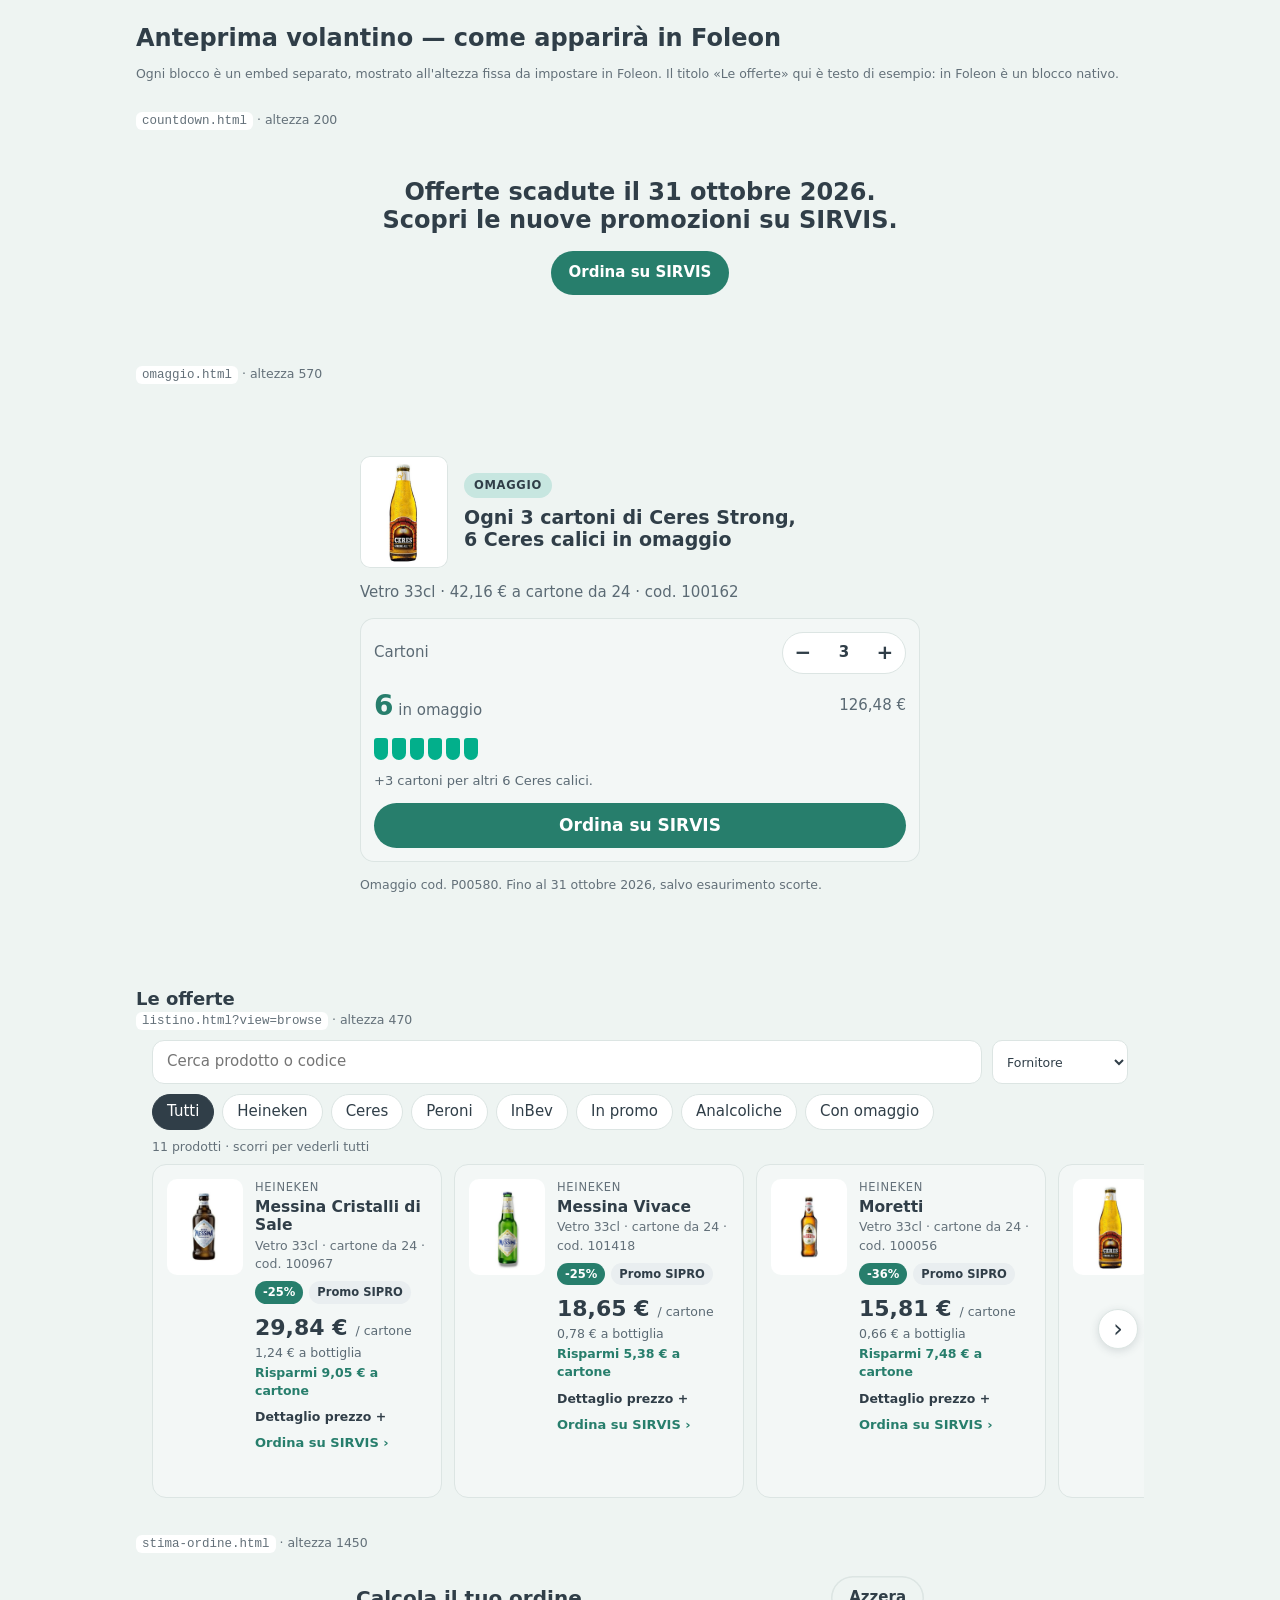
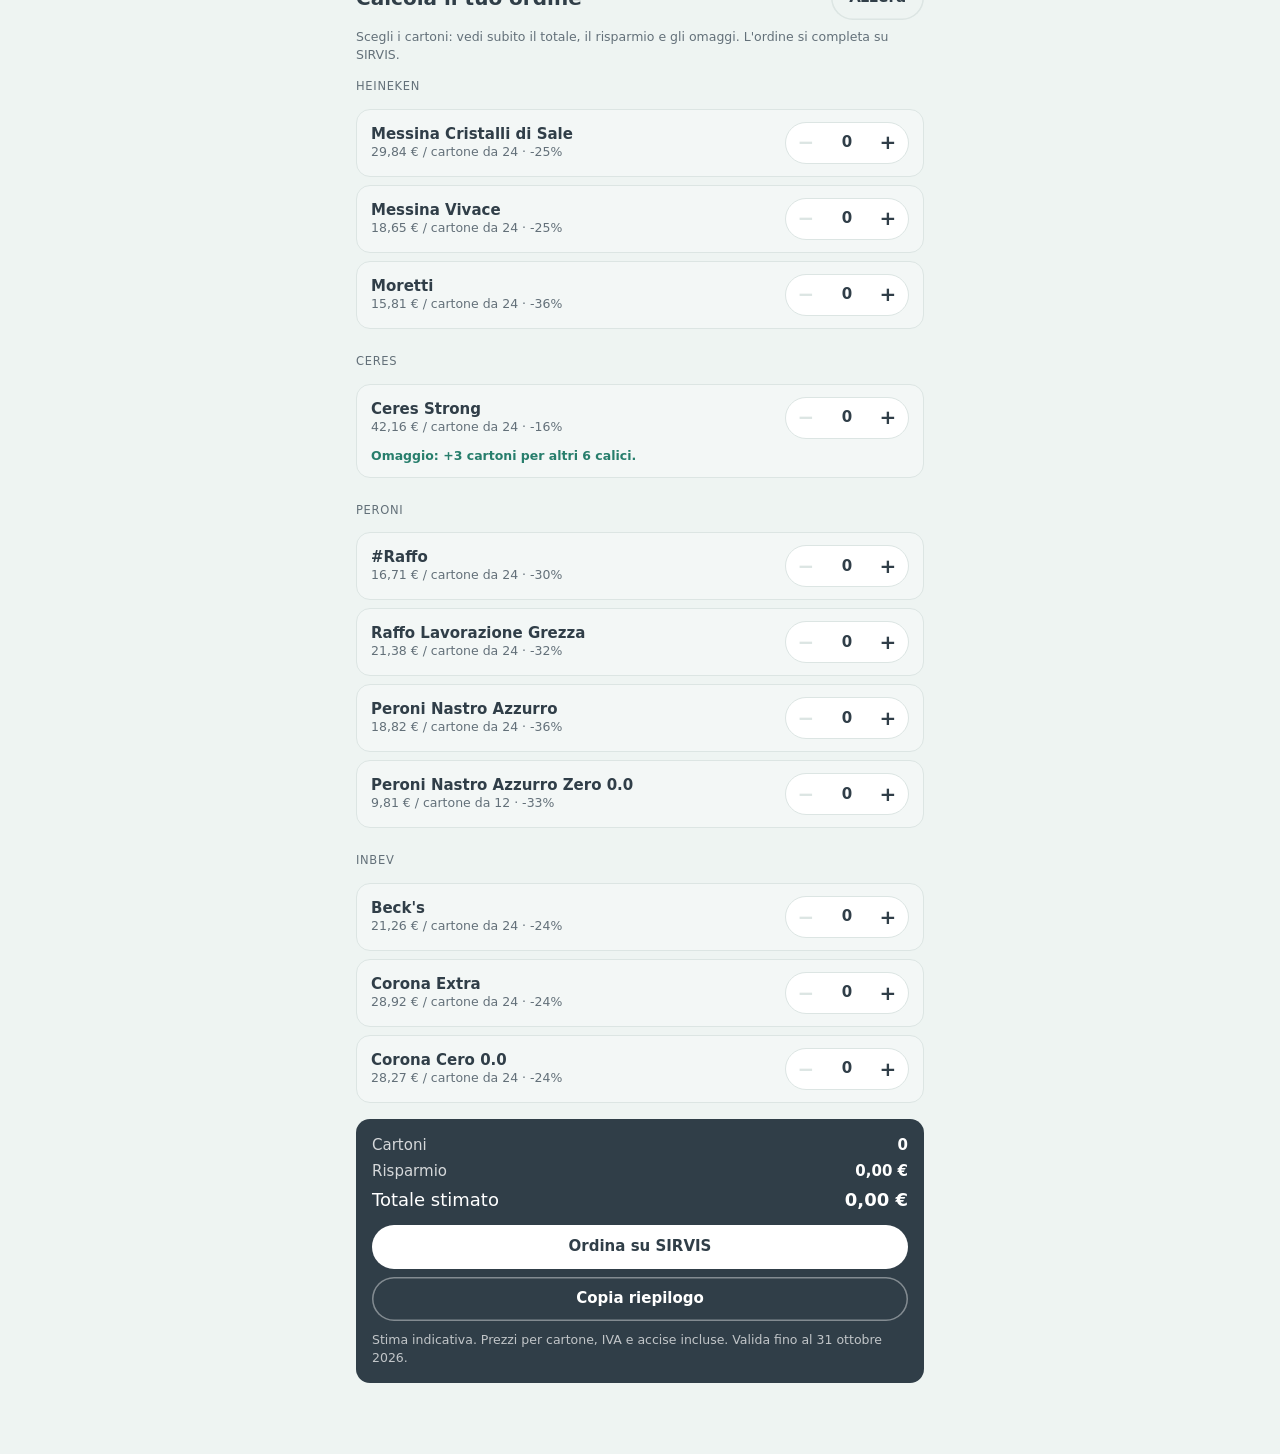
<file: index.html>
<!doctype html>
<html lang="it">
<head>
<meta charset="utf-8">
<meta name="viewport" content="width=device-width, initial-scale=1">
<title>SIRVIS promo embeds — anteprima</title>
<meta name="robots" content="noindex">
<link rel="stylesheet" href="assets/promo.css">
<style>
  /* Mock Foleon page: tinted section, each embed at the fixed height to set in Foleon. */
  html, body { background: #EEF4F2; }
  body { max-width: 1040px; margin: 0 auto; padding: 24px 16px 48px; }
  section { margin-top: 28px; }
  h1 { font-size: 24px; }
  h2 { font-size: 18px; margin: 0 0 2px; }
  .meta { margin: 0 0 6px; }
  code { background: #fff; padding: 2px 6px; border-radius: 6px; font-size: 12.5px; }
  iframe { width: 100%; border: 0; display: block; }
</style>
</head>
<body>
<h1>Anteprima volantino — come apparirà in Foleon</h1>
<p class="small">Ogni blocco è un embed separato, mostrato all'altezza fissa da impostare in Foleon. Il titolo «Le offerte» qui è testo di esempio: in Foleon è un blocco nativo.</p>

<section><p class="small meta"><code>countdown.html</code> · altezza 200</p>
<iframe src="countdown.html?theme=light" title="Countdown offerte" height="200"></iframe></section>

<section><p class="small meta"><code>omaggio.html</code> · altezza 570</p>
<iframe src="omaggio.html?theme=light" title="Offerta omaggio" height="570"></iframe></section>

<section><h2>Le offerte</h2><p class="small meta"><code>listino.html?view=browse</code> · altezza 470</p>
<iframe src="listino.html?view=browse&amp;theme=light" title="Listino promozioni" height="470"></iframe></section>

<section><p class="small meta"><code>stima-ordine.html</code> · altezza 1450</p>
<iframe src="stima-ordine.html?theme=light" title="Stima ordine" height="1450"></iframe></section>
</body>
</html>
</file>
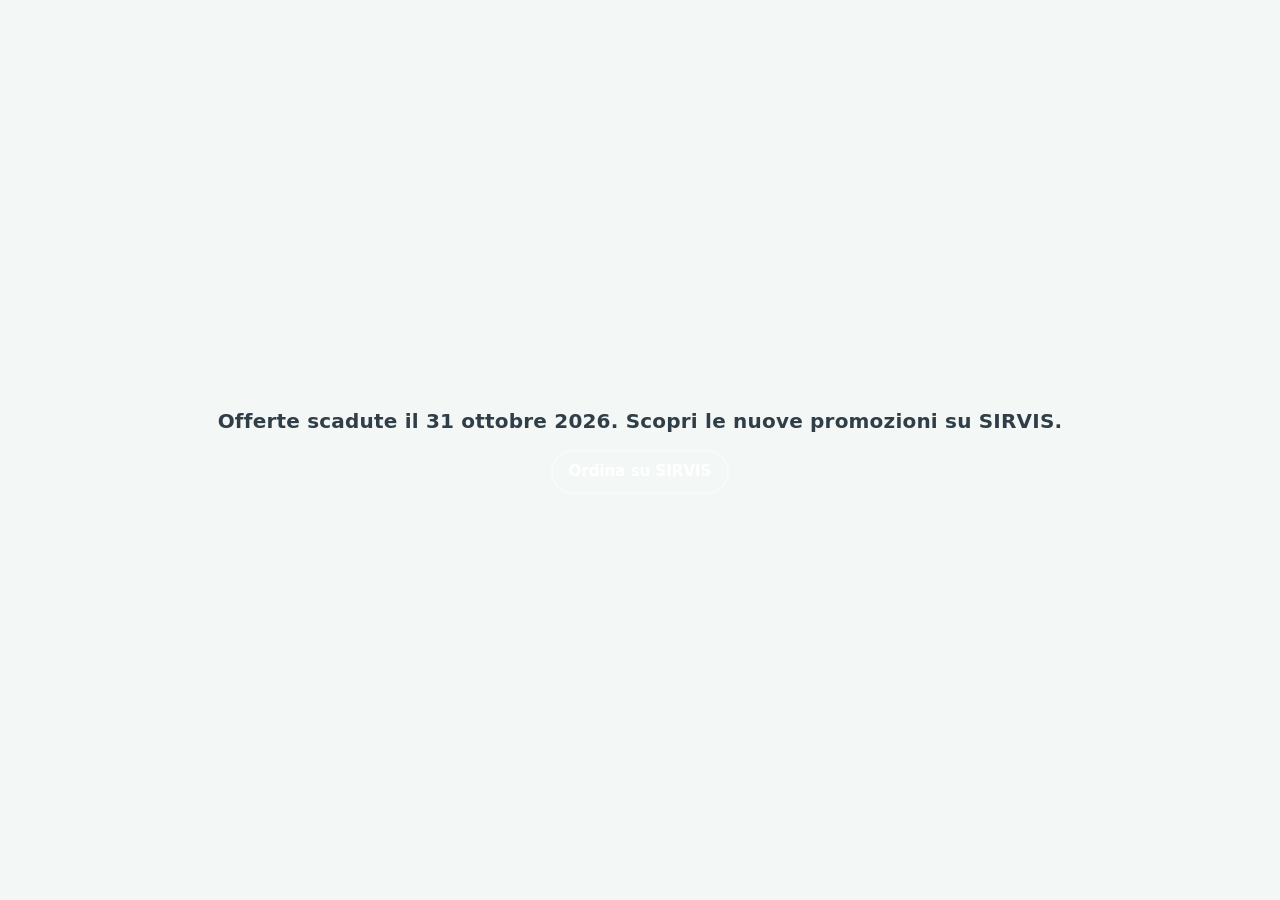
<file: countdown (1).html>
<!doctype html>
<html lang="it">
<head>
<meta charset="utf-8">
<meta name="viewport" content="width=device-width, initial-scale=1">
<title>Scadenza offerte</title>
<link rel="stylesheet" href="assets/promo.css">
<style>
  html, body { height: 100%; }
  body { padding: 0; background: var(--tint); }
  .cd { display: flex; flex-direction: column; align-items: center; justify-content: center; gap: 14px; min-height: 100%; padding: 22px 16px; background: var(--tint); color: var(--ink); text-align: center; }
  .cd .lbl { font-weight: 800; font-size: 20px; letter-spacing: .01em; text-wrap: balance; }
  .units { display: flex; gap: 10px; }
  .u { min-width: 74px; padding: 10px 6px 8px; border-radius: 14px; background: var(--ink); color: #fff; }
  .u b { color: #fff; }
  .u b { display: block; font-size: 38px; font-weight: 800; line-height: 1; letter-spacing: -.01em; }
  .u span { display: block; margin-top: 4px; font-size: 12.5px; text-transform: uppercase; letter-spacing: .06em; opacity: .85; }
  @media (max-width: 359px) { .u { min-width: 62px; } .u b { font-size: 32px; } }
  .cd.over { background: var(--surface); color: var(--ink); }
  body:has(.cd.over) { background: var(--surface); }
</style>
</head>
<body data-embed="countdown">
<div class="cd" id="cd" role="timer" aria-live="off"><span class="lbl">Caricamento…</span></div>
<script src="assets/promo.js"></script>
<script>
(function () {
  var P = Promo, el = document.getElementById('cd');
  // End = 23:59:59 Italian time on valid_to. Works out the Rome UTC offset for that date.
  function romeEnd(iso) {
    var guess = Date.parse(iso + 'T23:59:59Z');
    var parts = new Intl.DateTimeFormat('en-GB', { timeZone: 'Europe/Rome', hour: '2-digit', hourCycle: 'h23' }).formatToParts(new Date(guess));
    var h = Number(parts.filter(function (x) { return x.type === 'hour'; })[0].value);
    var offset = (h - 23 + 24) % 24; // hours Rome is ahead of UTC at that moment
    return guess - offset * 3600e3;
  }
  P.load().then(function (d) {
    var end = romeEnd(d.cfg.valid_to), timer;
    var start = Date.parse(d.cfg.valid_from + 'T00:00:00Z');
    function pad(n) { return n < 10 ? '0' + n : String(n); }
    function tick() {
      var ms = end - Date.now();
      if (ms <= 0) {
        el.classList.add('over');
        el.innerHTML = '<span class="lbl">Offerte scadute il ' + P.fmtDate(d.cfg.valid_to) + '. Scopri le nuove promozioni su SIRVIS.</span>' +
          '<a class="btn ghost" target="_blank" rel="noopener" href="' + P.esc(P.ctaUrl(d.cfg, 'countdown-scaduto')) + '">' + P.esc(d.cfg.cta_label) + '</a>';
        clearInterval(timer); return;
      }
      var s = Math.floor(ms / 1000), dd = Math.floor(s / 86400), hh = Math.floor(s % 86400 / 3600), mm = Math.floor(s % 3600 / 60), ss = s % 60;
      el.setAttribute('aria-label', 'Mancano ' + dd + ' giorni e ' + hh + ' ore alla fine delle offerte');
      el.innerHTML = '<span class="lbl">' + (Date.now() < start ? 'Le offerte iniziano il ' + P.fmtDate(d.cfg.valid_from) + ' · scadono tra' : 'Le offerte scadono tra') + '</span>' +
        '<div class="units num"><div class="u"><b>' + dd + '</b><span>giorni</span></div><div class="u"><b>' + pad(hh) + '</b><span>ore</span></div>' +
        '<div class="u"><b>' + pad(mm) + '</b><span>min</span></div><div class="u"><b>' + pad(ss) + '</b><span>sec</span></div></div>';
    }
    tick(); timer = setInterval(tick, 1000);
    P.autoHeight();
  }).catch(function (e) { P.fail(el, e); });
})();
</script>
</body>
</html>
</file>
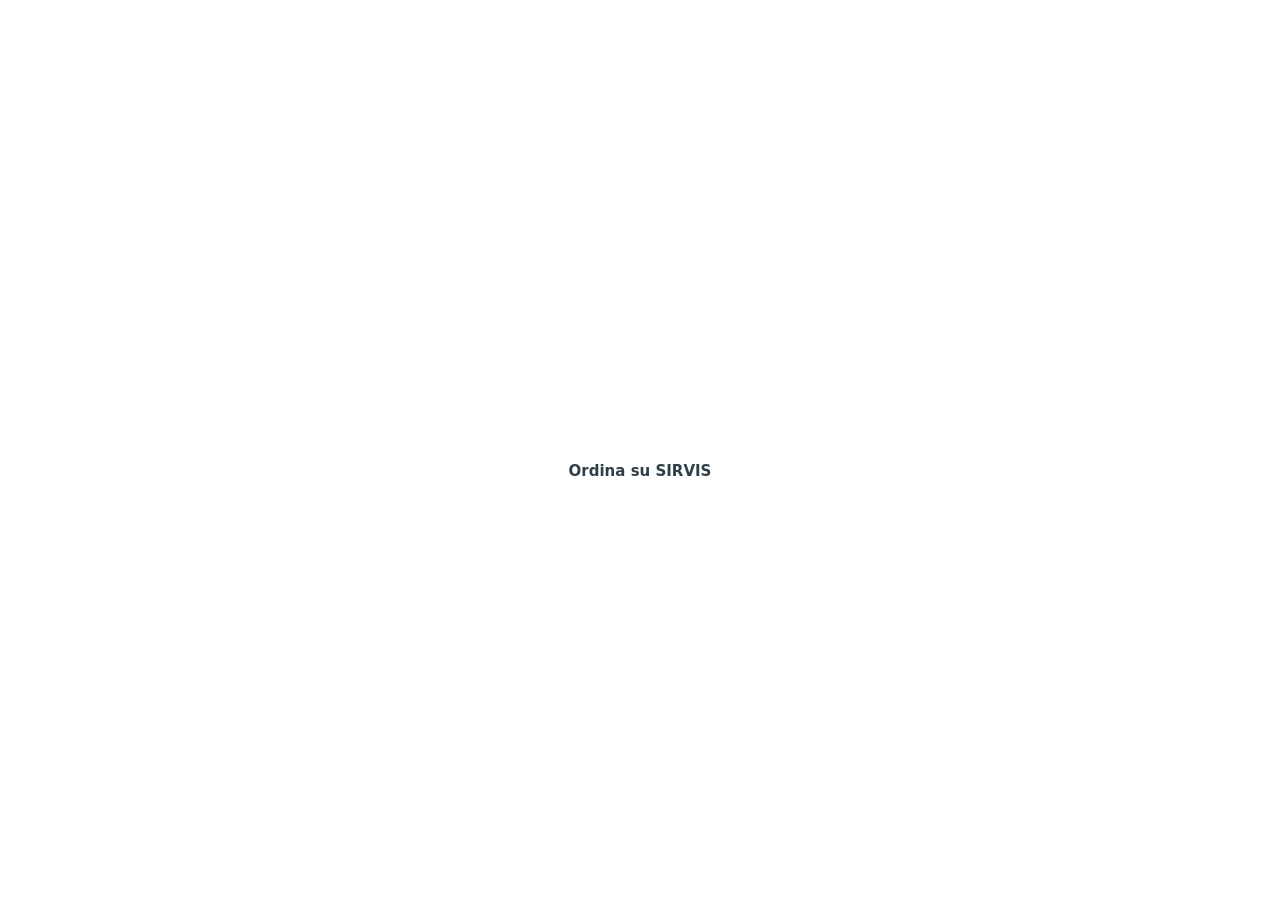
<file: countdown (2).html>
<!doctype html>
<html lang="it">
<head>
<meta charset="utf-8">
<meta name="viewport" content="width=device-width, initial-scale=1">
<title>Scadenza offerte</title>
<link rel="stylesheet" href="assets/promo.css">
<style>
  /* No background: sits on the Foleon section colour. White title, for a dark section. */
  html, body { height: 100%; background: transparent; }
  body { padding: 8px 12px; }
  .cd { display: flex; flex-direction: column; align-items: center; justify-content: center; gap: 16px; min-height: 100%; color: #fff; text-align: center; }
  .cd .lbl { font-weight: 800; font-size: clamp(22px, 6vw, 34px); line-height: 1.15; color: #fff; text-wrap: balance; }
  .units { display: flex; gap: clamp(8px, 2.5vw, 16px); width: 100%; max-width: 560px; justify-content: center; }
  /* Boxes in SIRVIS Primary Hover green: white digits pass contrast, and they stand out on dark or light sections. */
  .u { flex: 1 1 0; max-width: 128px; min-width: 0; padding: clamp(10px, 2.5vw, 16px) 4px clamp(8px, 2vw, 12px); border-radius: 16px; background: var(--action); color: #fff; }
  .u b { display: block; font-size: clamp(36px, 12vw, 68px); font-weight: 800; line-height: 1; letter-spacing: -.02em; color: #fff; }
  .u span { display: block; margin-top: 6px; font-size: clamp(11px, 2.8vw, 14px); font-weight: 600; text-transform: uppercase; letter-spacing: .08em; color: #fff; opacity: .9; }
  .cd.over .lbl { font-size: clamp(18px, 4.5vw, 24px); }
</style>
</head>
<body data-embed="countdown">
<div class="cd" id="cd" role="timer" aria-live="off"><span class="lbl">Caricamento…</span></div>
<script src="assets/promo.js"></script>
<script>
(function () {
  var P = Promo, el = document.getElementById('cd');
  // End = 23:59:59 Italian time on valid_to. Works out the Rome UTC offset for that date.
  function romeEnd(iso) {
    var guess = Date.parse(iso + 'T23:59:59Z');
    var parts = new Intl.DateTimeFormat('en-GB', { timeZone: 'Europe/Rome', hour: '2-digit', hourCycle: 'h23' }).formatToParts(new Date(guess));
    var h = Number(parts.filter(function (x) { return x.type === 'hour'; })[0].value);
    var offset = (h - 23 + 24) % 24; // hours Rome is ahead of UTC at that moment
    return guess - offset * 3600e3;
  }
  P.load().then(function (d) {
    var end = romeEnd(d.cfg.valid_to), timer;
    var start = Date.parse(d.cfg.valid_from + 'T00:00:00Z');
    function pad(n) { return n < 10 ? '0' + n : String(n); }
    function tick() {
      var ms = end - Date.now();
      if (ms <= 0) {
        el.classList.add('over');
        el.innerHTML = '<span class="lbl">Offerte scadute il ' + P.fmtDate(d.cfg.valid_to) + '. Scopri le nuove promozioni su SIRVIS.</span>' +
          '<a class="btn" target="_blank" rel="noopener" href="' + P.esc(P.ctaUrl(d.cfg, 'countdown-scaduto')) + '">' + P.esc(d.cfg.cta_label) + '</a>';
        clearInterval(timer); return;
      }
      var s = Math.floor(ms / 1000), dd = Math.floor(s / 86400), hh = Math.floor(s % 86400 / 3600), mm = Math.floor(s % 3600 / 60), ss = s % 60;
      el.setAttribute('aria-label', 'Mancano ' + dd + ' giorni e ' + hh + ' ore alla fine delle offerte');
      el.innerHTML = '<span class="lbl">' + (Date.now() < start ? 'Le offerte iniziano il ' + P.fmtDate(d.cfg.valid_from) + ' · scadono tra' : 'Le offerte scadono tra') + '</span>' +
        '<div class="units num"><div class="u"><b>' + dd + '</b><span>giorni</span></div><div class="u"><b>' + pad(hh) + '</b><span>ore</span></div>' +
        '<div class="u"><b>' + pad(mm) + '</b><span>min</span></div><div class="u"><b>' + pad(ss) + '</b><span>sec</span></div></div>';
    }
    tick(); timer = setInterval(tick, 1000);
    P.autoHeight();
  }).catch(function (e) { P.fail(el, e); });
})();
</script>
</body>
</html>
</file>
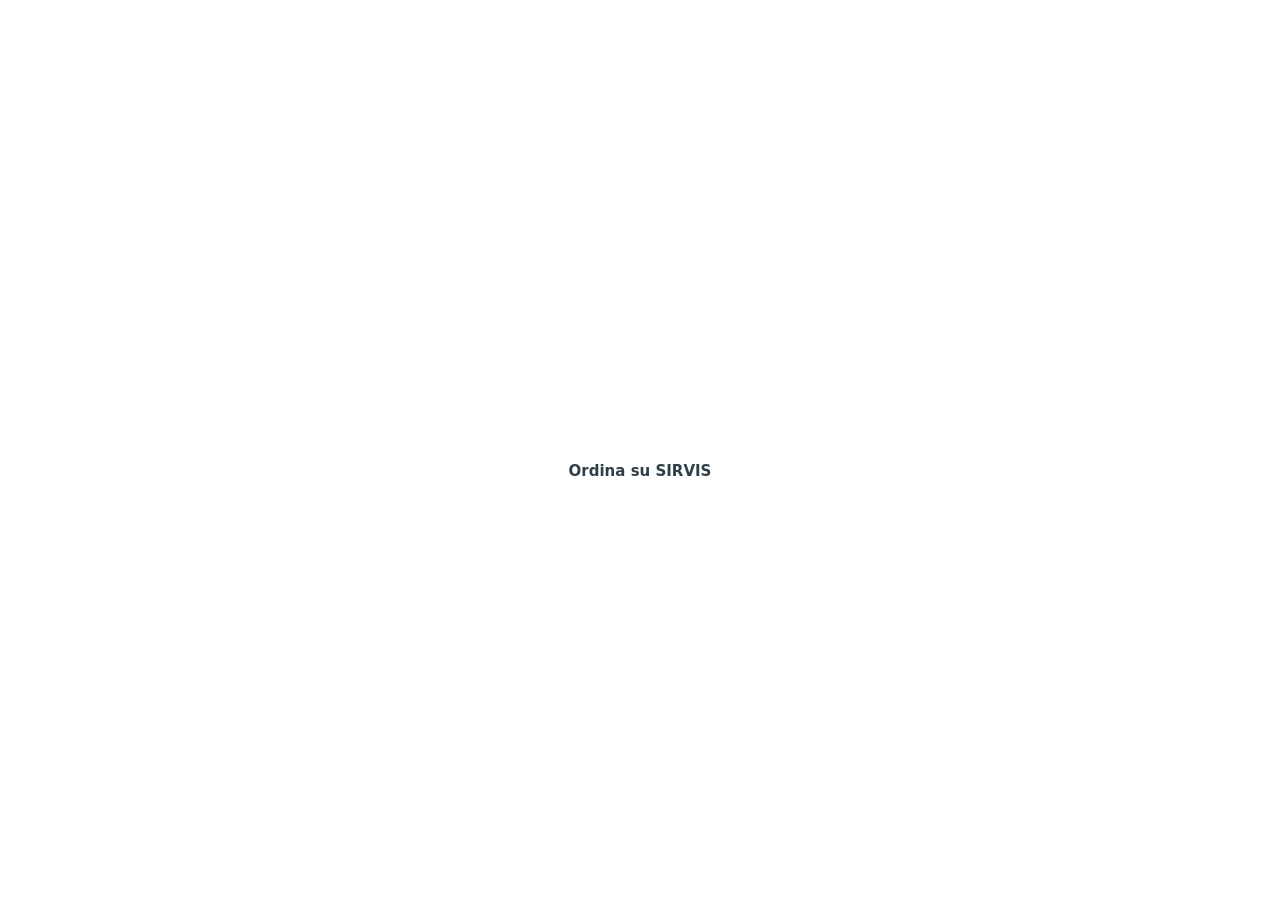
<file: countdown.html>
<!doctype html>
<html lang="it">
<head>
<meta charset="utf-8">
<meta name="viewport" content="width=device-width, initial-scale=1">
<title>Scadenza offerte</title>
<link rel="stylesheet" href="assets/promo.css">
<style>
  /* No background: sits on the Foleon section colour. White title, for a dark section. */
  html, body { height: 100%; background: transparent; }
  body { padding: 8px 12px; }
  .cd { display: flex; flex-direction: column; align-items: center; justify-content: center; gap: 16px; min-height: 100%; color: #fff; text-align: center; }
  .cd .lbl { font-weight: 800; font-size: clamp(22px, 6vw, 34px); line-height: 1.15; color: #fff; text-wrap: balance; }
  .units { display: flex; gap: clamp(8px, 2.5vw, 16px); width: 100%; max-width: 560px; justify-content: center; }
  /* Boxes in SIRVIS Primary Hover green: white digits pass contrast, and they stand out on dark or light sections. */
  .u { flex: 1 1 0; max-width: 128px; min-width: 0; padding: clamp(10px, 2.5vw, 16px) 4px clamp(8px, 2vw, 12px); border-radius: 16px; background: var(--action); color: #fff; }
  .u b { display: block; font-size: clamp(36px, 12vw, 68px); font-weight: 800; line-height: 1; letter-spacing: -.02em; color: #fff; }
  .u span { display: block; margin-top: 6px; font-size: clamp(11px, 2.8vw, 14px); font-weight: 600; text-transform: uppercase; letter-spacing: .08em; color: #fff; opacity: .9; }
  .cd.over .lbl { font-size: clamp(18px, 4.5vw, 24px); }
  /* ?theme=light: dark title for light sections (default is white). */
  .on-light .cd, .on-light .cd .lbl { color: var(--ink); }
</style>
</head>
<body data-embed="countdown">
<div class="cd" id="cd" role="timer" aria-live="off"><span class="lbl">Caricamento…</span></div>
<script src="assets/promo.js"></script>
<script>
(function () {
  var P = Promo, el = document.getElementById('cd');
  // End = 23:59:59 Italian time on valid_to. Works out the Rome UTC offset for that date.
  function romeEnd(iso) {
    var guess = Date.parse(iso + 'T23:59:59Z');
    var parts = new Intl.DateTimeFormat('en-GB', { timeZone: 'Europe/Rome', hour: '2-digit', hourCycle: 'h23' }).formatToParts(new Date(guess));
    var h = Number(parts.filter(function (x) { return x.type === 'hour'; })[0].value);
    var offset = (h - 23 + 24) % 24; // hours Rome is ahead of UTC at that moment
    return guess - offset * 3600e3;
  }
  P.load().then(function (d) {
    var end = romeEnd(d.cfg.valid_to), timer;
    var start = Date.parse(d.cfg.valid_from + 'T00:00:00Z');
    function pad(n) { return n < 10 ? '0' + n : String(n); }
    function tick() {
      var ms = end - Date.now();
      if (ms <= 0) {
        el.classList.add('over');
        el.innerHTML = '<span class="lbl">Offerte scadute il ' + P.fmtDate(d.cfg.valid_to) + '. Scopri le nuove promozioni su SIRVIS.</span>' +
          '<a class="btn" target="_blank" rel="noopener" href="' + P.esc(P.ctaUrl(d.cfg, 'countdown-scaduto')) + '">' + P.esc(d.cfg.cta_label) + '</a>';
        clearInterval(timer); return;
      }
      var s = Math.floor(ms / 1000), dd = Math.floor(s / 86400), hh = Math.floor(s % 86400 / 3600), mm = Math.floor(s % 3600 / 60), ss = s % 60;
      el.setAttribute('aria-label', 'Mancano ' + dd + ' giorni e ' + hh + ' ore alla fine delle offerte');
      el.innerHTML = '<span class="lbl">' + (Date.now() < start ? 'Le offerte iniziano il ' + P.fmtDate(d.cfg.valid_from) + ' · scadono tra' : 'Le offerte scadono tra') + '</span>' +
        '<div class="units num"><div class="u"><b>' + dd + '</b><span>giorni</span></div><div class="u"><b>' + pad(hh) + '</b><span>ore</span></div>' +
        '<div class="u"><b>' + pad(mm) + '</b><span>min</span></div><div class="u"><b>' + pad(ss) + '</b><span>sec</span></div></div>';
    }
    tick(); timer = setInterval(tick, 1000);
    P.autoHeight();
  }).catch(function (e) { P.fail(el, e); });
})();
</script>
</body>
</html>
</file>
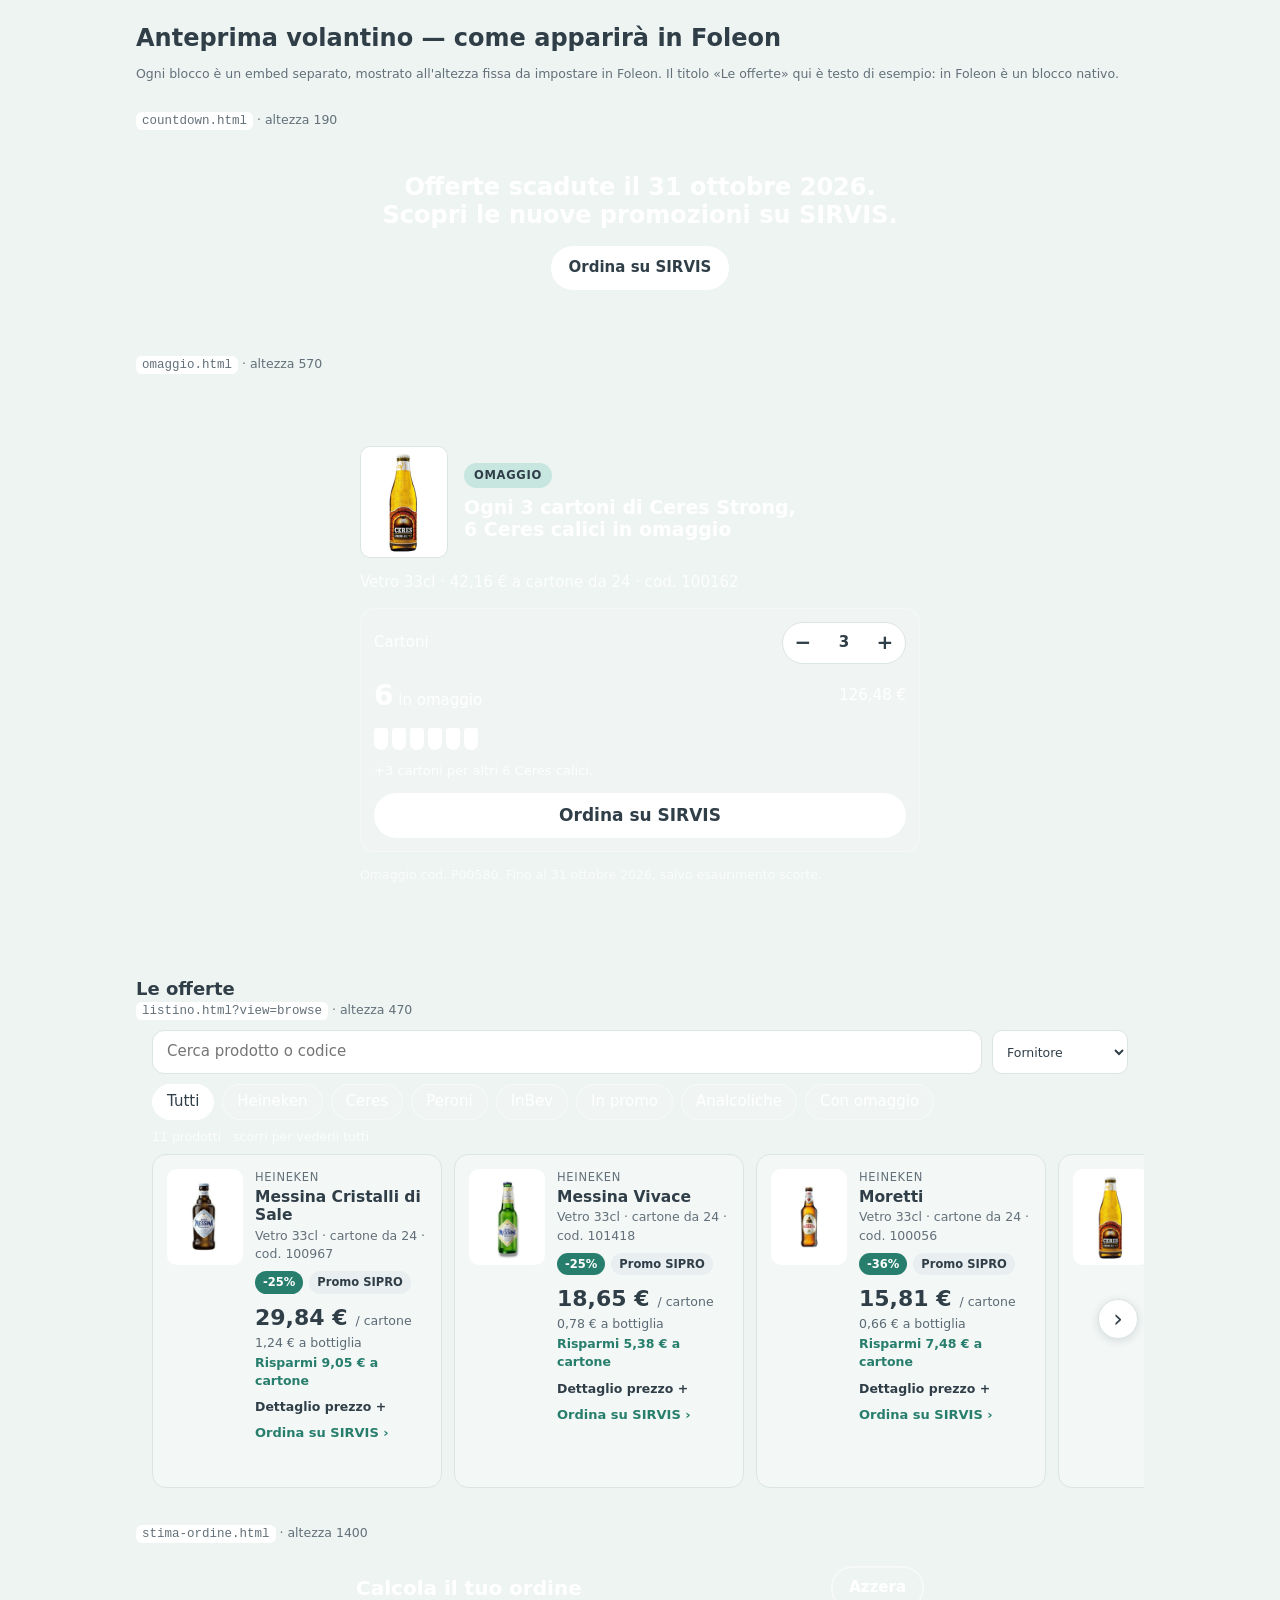
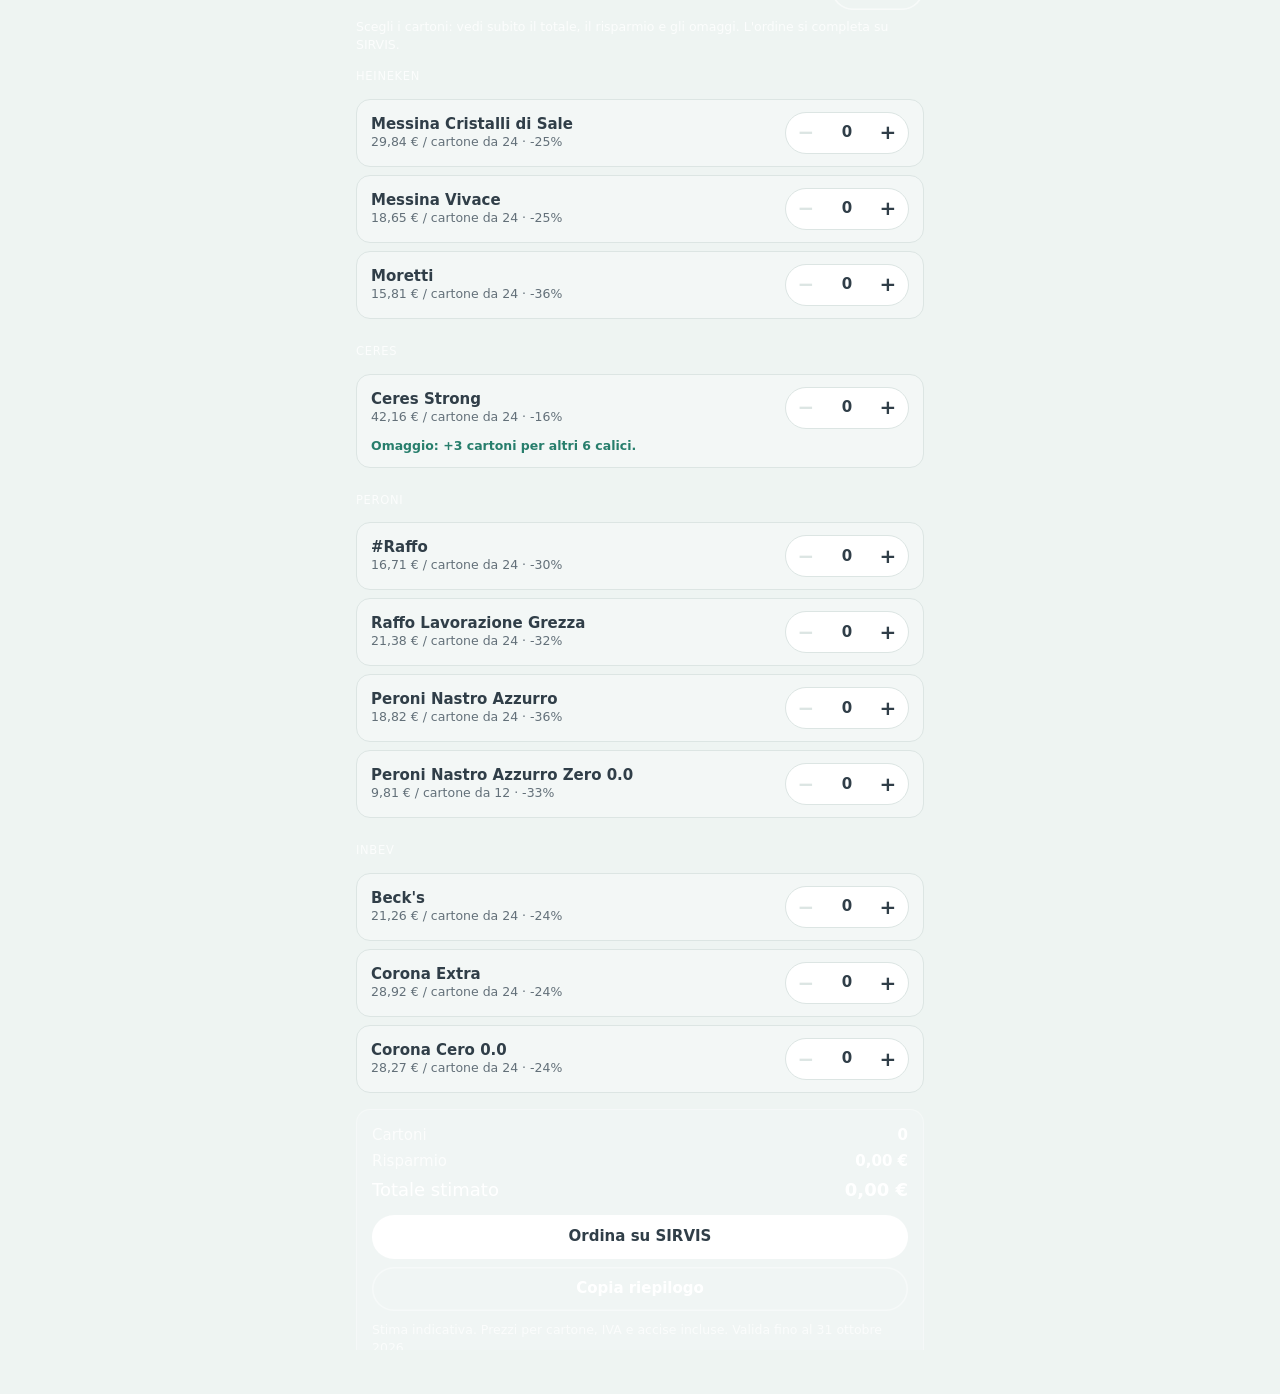
<file: index (2).html>
<!doctype html>
<html lang="it">
<head>
<meta charset="utf-8">
<meta name="viewport" content="width=device-width, initial-scale=1">
<title>SIRVIS promo embeds — anteprima</title>
<meta name="robots" content="noindex">
<link rel="stylesheet" href="assets/promo.css">
<style>
  /* Mock Foleon page: tinted section, each embed at the fixed height to set in Foleon. */
  html, body { background: #EEF4F2; }
  body { max-width: 1040px; margin: 0 auto; padding: 24px 16px 48px; }
  section { margin-top: 28px; }
  h1 { font-size: 24px; }
  h2 { font-size: 18px; margin: 0 0 2px; }
  .meta { margin: 0 0 6px; }
  code { background: #fff; padding: 2px 6px; border-radius: 6px; font-size: 12.5px; }
  iframe { width: 100%; border: 0; display: block; }
</style>
</head>
<body>
<h1>Anteprima volantino — come apparirà in Foleon</h1>
<p class="small">Ogni blocco è un embed separato, mostrato all'altezza fissa da impostare in Foleon. Il titolo «Le offerte» qui è testo di esempio: in Foleon è un blocco nativo.</p>

<section><p class="small meta"><code>countdown.html</code> · altezza 190</p>
<iframe src="countdown.html" title="Countdown offerte" height="190"></iframe></section>

<section><p class="small meta"><code>omaggio.html</code> · altezza 570</p>
<iframe src="omaggio.html" title="Offerta omaggio" height="570"></iframe></section>

<section><h2>Le offerte</h2><p class="small meta"><code>listino.html?view=browse</code> · altezza 470</p>
<iframe src="listino.html?view=browse" title="Listino promozioni" height="470"></iframe></section>

<section><p class="small meta"><code>stima-ordine.html</code> · altezza 1400</p>
<iframe src="stima-ordine.html" title="Stima ordine" height="1400"></iframe></section>
</body>
</html>
</file>
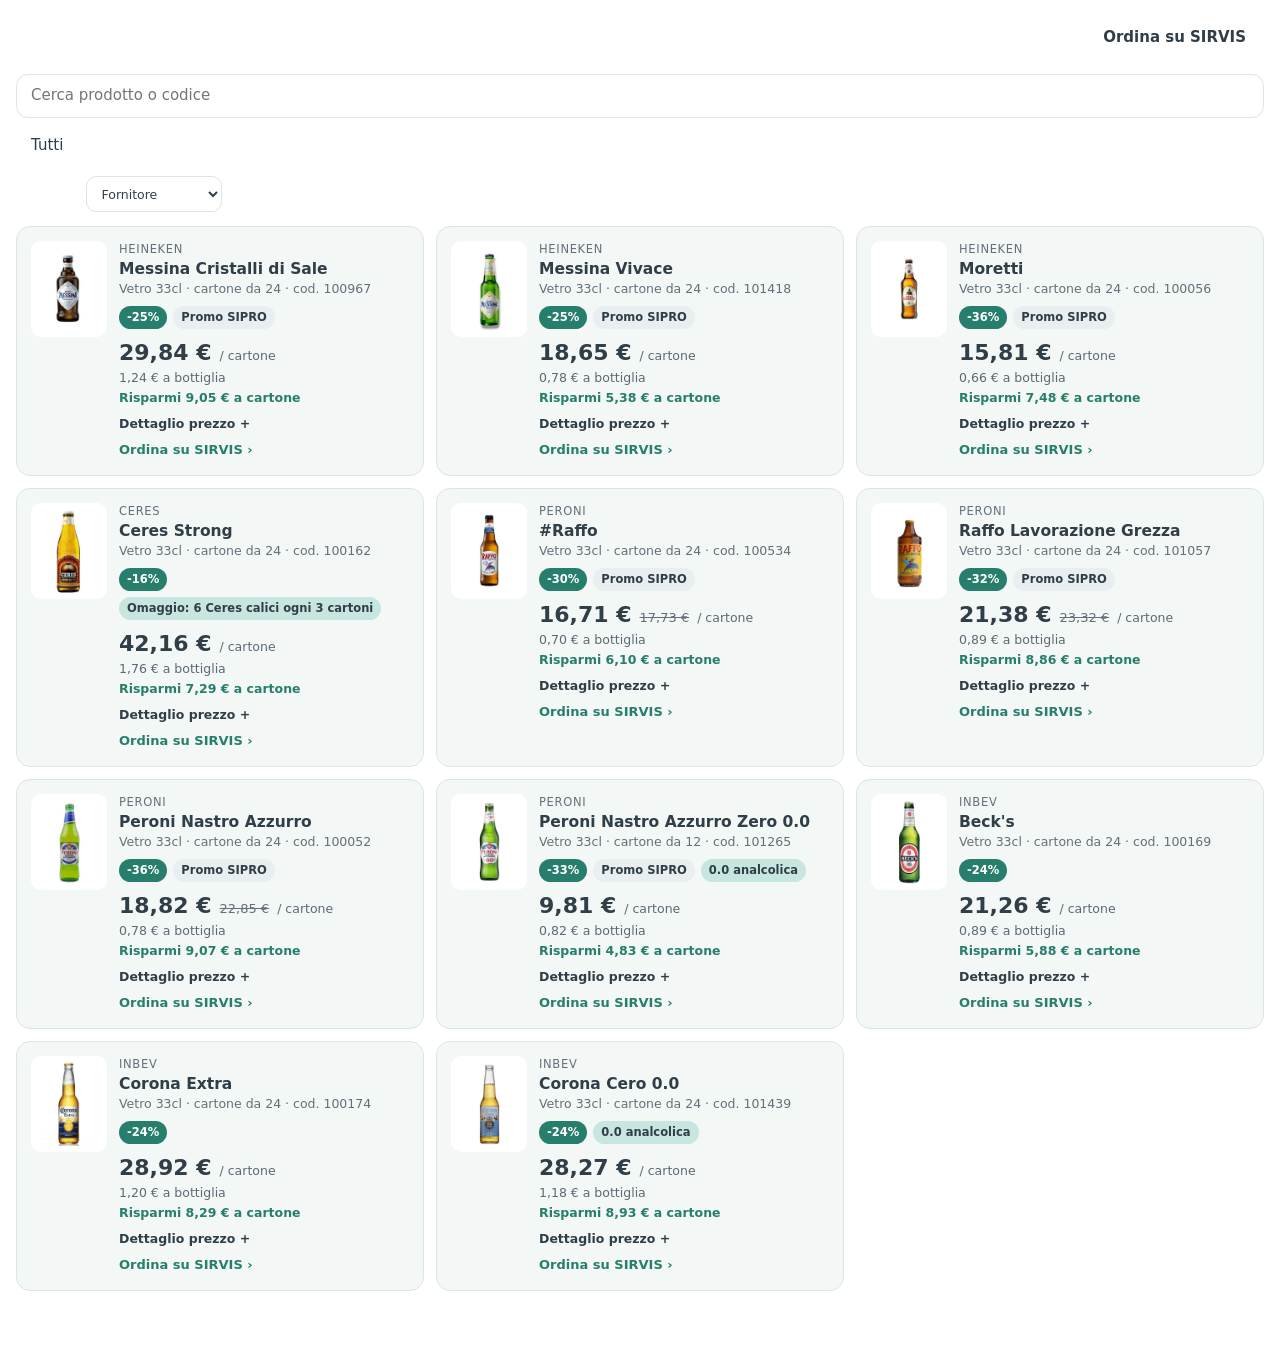
<file: listino (1).html>
<!doctype html>
<html lang="it">
<head>
<meta charset="utf-8">
<meta name="viewport" content="width=device-width, initial-scale=1">
<title>Listino promozioni</title>
<link rel="stylesheet" href="assets/promo.css">
</head>
<body data-embed="listino">
<div class="bar">
  <h2 id="title">Le offerte del mese</h2>
  <a class="btn" id="cta" href="#" target="_blank" rel="noopener">Ordina su SIRVIS</a>
</div>

<div class="tools">
  <input class="search" id="q" type="search" placeholder="Cerca prodotto o codice" aria-label="Cerca prodotto o codice">
  <div class="chips" id="chips" role="group" aria-label="Filtri"></div>
  <label class="small sortlbl"><span class="sorttxt">Ordina per</span>
    <select class="sort" id="sort" aria-label="Ordina per">
      <option value="default">Fornitore</option>
      <option value="net">Prezzo cartone</option>
      <option value="unit">Prezzo unitario</option>
      <option value="discount">Sconto più alto</option>
    </select>
  </label>
</div>

<p class="small count" id="count" hidden></p>
<div class="rail">
  <button class="nav prev" id="prev" type="button" aria-label="Prodotti precedenti" hidden>‹</button>
  <div class="grid" id="grid" aria-live="polite"></div>
  <button class="nav next" id="next" type="button" aria-label="Prodotti successivi" hidden>›</button>
</div>
<p class="small foot" id="note"></p>

<script src="assets/promo.js"></script>
<script>
(function () {
  var P = Promo, grid = document.getElementById('grid'), state = { q: '', filter: 'all', sort: 'default' };
  var data;

  // ?view=section shows only the product cards as one swipeable row, so the embed is the
  // same height on every screen and for any number of products. For one embed per supplier
  // section in Foleon, e.g. listino.html?filter=s:Peroni&view=section
  // ?view=browse keeps search, filters and sort above one swipeable row: one fixed height
  // whatever the filter returns, so a single Foleon embed needs no vertical scrolling.
  var view = P.params.get('view');
  var rowMode = view === 'section' || view === 'browse';
  if (rowMode) {
    document.documentElement.classList.add('row-mode');
    if (view === 'browse') document.documentElement.classList.add('browse-mode');
    document.querySelector('.bar').hidden = true;
    if (view === 'section') document.querySelector('.tools').hidden = true;
    document.getElementById('note').hidden = true;
    var prev = document.getElementById('prev'), next = document.getElementById('next');
    var step = function (dir) { var c = grid.querySelector('.card'); grid.scrollBy({ left: dir * ((c ? c.offsetWidth : 280) + 12), behavior: 'smooth' }); };
    prev.addEventListener('click', function () { step(-1); });
    next.addEventListener('click', function () { step(1); });
    var arrows = function () {
      var max = grid.scrollWidth - grid.clientWidth;
      prev.hidden = max <= 4 || grid.scrollLeft <= 4;
      next.hidden = max <= 4 || grid.scrollLeft >= max - 4;
    };
    grid.addEventListener('scroll', arrows, { passive: true });
    window.addEventListener('resize', arrows);
    new MutationObserver(arrows).observe(grid, { childList: true });
  }

  P.load().then(function (d) {
    data = d;
    var cfg = d.cfg;
    document.getElementById('title').textContent = cfg.title + ' · ' + cfg.category;
    var cta = document.getElementById('cta');
    cta.textContent = cfg.cta_label; cta.href = P.ctaUrl(cfg, 'listino-header');
    document.getElementById('note').textContent = cfg.price_note + ' Offerte valide dal ' + P.fmtDate(cfg.valid_from) + ' al ' + P.fmtDate(cfg.valid_to) + '. ' + (cfg.timezone_note || '');

    // Filter chips: all, each supplier, promo, alcohol-free, gift
    var suppliers = [];
    d.products.forEach(function (p) { if (suppliers.indexOf(p.supplier) < 0) suppliers.push(p.supplier); });
    var chips = [['all', 'Tutti']].concat(suppliers.map(function (s) { return ['s:' + s, s]; }));
    if (d.products.some(function (p) { return p.promo; })) chips.push(['promo', 'In promo']);
    if (d.products.some(function (p) { return p.alcoholFree; })) chips.push(['free', 'Analcoliche']);
    if (d.products.some(function (p) { return p.gift; })) chips.push(['gift', 'Con omaggio']);
    var wrap = document.getElementById('chips');
    wrap.innerHTML = chips.map(function (c) {
      return '<button class="chip" type="button" data-f="' + P.esc(c[0]) + '" aria-pressed="' + (c[0] === 'all') + '">' + P.esc(c[1]) + '</button>';
    }).join('');
    wrap.addEventListener('click', function (e) {
      var b = e.target.closest('.chip'); if (!b) return;
      state.filter = b.dataset.f;
      wrap.querySelectorAll('.chip').forEach(function (x) { x.setAttribute('aria-pressed', String(x === b)); });
      render();
    });

    var f = P.params.get('filter'); // e.g. ?filter=s:Peroni to deep-link a supplier section
    if (f) { var b = wrap.querySelector('[data-f="' + CSS.escape(f) + '"]'); if (b) b.click(); }
    render();
    P.autoHeight();
  }).catch(function (e) { P.fail(grid, e); });

  document.getElementById('q').addEventListener('input', function (e) { state.q = e.target.value.trim().toLowerCase(); render(); });
  document.getElementById('sort').addEventListener('change', function (e) { state.sort = e.target.value; render(); });

  function match(p) {
    var f = state.filter;
    if (f.indexOf('s:') === 0 && p.supplier !== f.slice(2)) return false;
    if (f === 'promo' && !p.promo) return false;
    if (f === 'free' && !p.alcoholFree) return false;
    if (f === 'gift' && !p.gift) return false;
    if (state.q && (p.name + ' ' + p.code + ' ' + p.supplier).toLowerCase().indexOf(state.q) < 0) return false;
    return true;
  }

  function render() {
    if (!data) return;
    var list = data.products.filter(match);
    if (state.sort === 'net') list.sort(function (a, b) { return a.net - b.net; });
    if (state.sort === 'unit') list.sort(function (a, b) { return a.unit - b.unit; });
    if (state.sort === 'discount') list.sort(function (a, b) { return b.discount - a.discount; });
    if (view === 'browse') {
      var c = document.getElementById('count'); c.hidden = false;
      c.textContent = list.length ? list.length + (list.length === 1 ? ' prodotto' : ' prodotti') + (list.length > 1 ? ' · scorri per vederli tutti' : '') : '';
    }
    if (rowMode) grid.scrollLeft = 0;
    if (!list.length) { grid.innerHTML = '<p class="empty">Nessun prodotto trovato. Prova un altro filtro.</p>'; return; }
    grid.innerHTML = list.map(card).join('');
  }

  function card(p) {
    var cfg = data.cfg, e = P.esc, eur = P.eur.format;
    var badges = '<span class="badge">-' + P.pct(p.discount) + '</span>';
    if (p.promo) badges += '<span class="badge soft">' + e(p.promo) + '</span>';
    if (p.alcoholFree) badges += '<span class="badge free">0.0 analcolica</span>';
    if (p.gift) badges += '<span class="badge gift">Omaggio: ' + p.gift.qty + ' ' + e(p.gift.item) + ' ogni ' + p.gift.every + ' cartoni</span>';
    var was = p.compare ? '<s class="num" title="Prezzo standard">' + eur(p.compare.net) + '</s>' : '';
    var extra = p.compare ? '<dt>Prezzo standard</dt><dd class="num">' + eur(p.compare.net) + ' (-' + P.pct(p.compare.discount) + ')</dd>' : '';
    return '<article class="card">' + P.imageHTML(p) +
      '<div class="meta">' +
        '<div class="supplier">' + e(p.supplier) + '</div>' +
        '<h3 class="name">' + e(p.name) + '</h3>' +
        '<div class="fmt">' + e(p.format) + ' · cartone da ' + p.pack + ' · cod. ' + e(p.code) + '</div>' +
        '<div class="badges">' + badges + '</div>' +
        '<div class="price"><strong class="num">' + eur(p.net) + '</strong>' + was + '<span class="per">/ cartone</span></div>' +
        '<div class="per num">' + eur(p.unit) + ' a bottiglia</div>' +
        '<div class="save num">Risparmi ' + eur(p.saving) + ' a cartone</div>' +
        '<details class="more"><summary>Dettaglio prezzo</summary><dl>' +
          '<dt>Listino (L01)</dt><dd class="num">' + eur(p.list) + '</dd>' +
          '<dt>Sconto</dt><dd class="num">-' + P.pct(p.discount) + '</dd>' +
          '<dt>Accise</dt><dd class="num">' + eur(p.excise) + '</dd>' + extra +
          '<dt>Prezzo netto</dt><dd class="num">' + eur(p.net) + '</dd>' +
        '</dl></details>' +
        '<a class="card-cta" target="_blank" rel="noopener" href="' + e(P.ctaUrl(cfg, 'listino-card-' + p.code, p)) + '">Ordina su SIRVIS ›</a>' +
      '</div></article>';
  }
})();
</script>
</body>
</html>
</file>
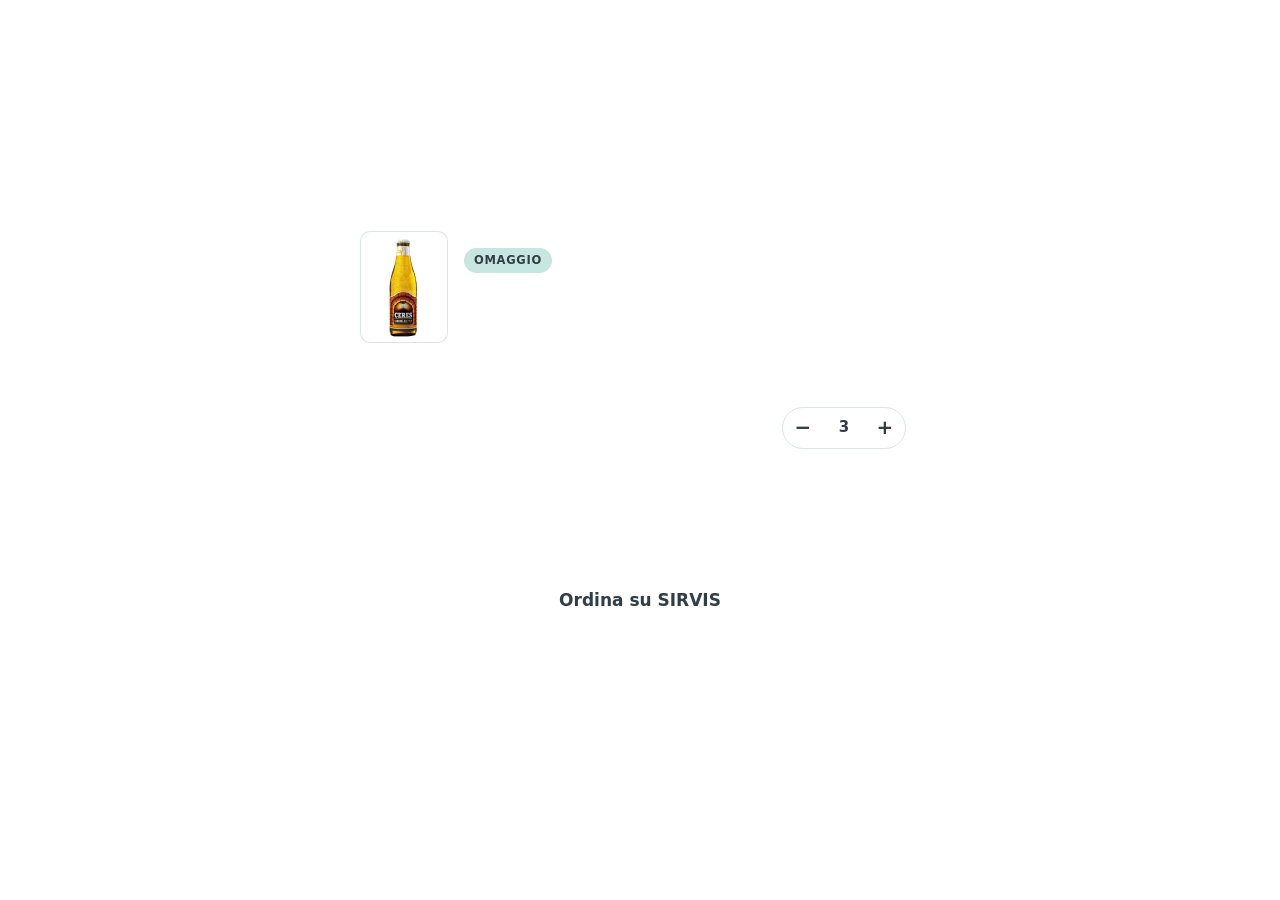
<file: omaggio.html>
<!doctype html>
<html lang="it">
<head>
<meta charset="utf-8">
<meta name="viewport" content="width=device-width, initial-scale=1">
<title>Offerta omaggio</title>
<link rel="stylesheet" href="assets/promo.css">
<style>
  /* No background of its own: sits on the Foleon section colour. Dark text by default; white with ?theme=dark. */
  html, body { height: 100%; background: transparent; }
  body { padding: 0; }
  .hero { min-height: 100%; display: grid; grid-template-columns: 88px 1fr; align-content: center; align-items: center; gap: 14px 16px; padding: 16px max(16px, calc((100% - 560px) / 2)); color: var(--ink-2); }
  .hero .ph { width: 88px; height: 112px; box-shadow: inset 0 0 0 1px var(--line); }
  .hero .full { grid-column: 1 / -1; }
  .kicker { display: inline-block; font-size: 11.5px; font-weight: 700; letter-spacing: .06em; text-transform: uppercase; padding: 4px 10px; border-radius: 999px; background: var(--tint); color: var(--ink); }
  .hero h2 { color: var(--ink); font-size: 19px; margin: 8px 0 0; text-wrap: balance; }
  .hero p { margin: 0; }
  .counter { padding: 14px; border-radius: var(--radius); background: var(--surface); box-shadow: inset 0 0 0 1px var(--line); display: grid; gap: 12px; color: var(--ink-2); }
  .counter .line { display: flex; align-items: center; justify-content: space-between; gap: 10px; white-space: nowrap; }
  .counter .step { background: #fff; }
  .hero .btn { font-size: 17px; }
  .got { font-size: 28px; font-weight: 800; color: var(--action); }
  .glasses { display: flex; align-items: center; gap: 4px; height: 22px; overflow: hidden; }
  .glasses b { font-size: 13px; color: var(--action); margin-left: 4px; }
  .glasses i { width: 14px; height: 22px; border-radius: 3px 3px 7px 7px; background: var(--accent); display: block; }
  .next { font-size: 13px; }
  .hero .small { color: var(--muted); }
  /* Dark or coloured section: white text, translucent counter, white button. */
  .on-dark .hero, .on-dark .hero h2 { color: #fff; }
  .on-dark .hero p, .on-dark .next { color: rgba(255,255,255,.88); }
  .on-dark .hero .small { color: rgba(255,255,255,.75); }
  .on-dark .counter { background: rgba(255,255,255,.12); box-shadow: inset 0 0 0 1px rgba(255,255,255,.3); color: #fff; }
  .on-dark .got, .on-dark .glasses b { color: #fff; }
  .on-dark .glasses i { background: #fff; }
</style>
</head>
<body data-embed="omaggio">
<section class="hero" id="hero" aria-live="polite"><p>Caricamento…</p></section>

<script src="assets/promo.js"></script>
<script>
(function () {
  var P = Promo, hero = document.getElementById('hero');
  P.load().then(function (d) {
    // Pick the product: ?code=xxxx, else the first product with a gift mechanic.
    var want = P.params.get('code');
    var p = d.products.filter(function (x) { return x.gift && (!want || x.code === want); })[0];
    if (!p) { hero.innerHTML = '<p>Nessuna offerta omaggio in questa edizione.</p>'; P.autoHeight(); return; }
    var g = p.gift, e = P.esc, n = g.every;
    hero.innerHTML = P.imageHTML(p) +
      '<div><span class="kicker">Omaggio</span>' +
      '<h2>Ogni ' + g.every + ' cartoni di ' + e(p.name) + ', ' + g.qty + ' ' + e(g.item) + ' in omaggio</h2></div>' +
      '<p class="num full">' + e(p.format) + ' · ' + P.eur.format(p.net) + ' a cartone da ' + p.pack + ' · cod. ' + e(p.code) + '</p>' +
      '<div class="counter full">' +
        '<div class="line"><span>Cartoni</span>' +
          '<div class="step"><button type="button" data-d="-1" aria-label="Togli un cartone">−</button>' +
          '<input class="num" type="number" min="0" max="999" inputmode="numeric" aria-label="Cartoni"><button type="button" data-d="1" aria-label="Aggiungi un cartone">+</button></div></div>' +
        '<div class="line"><span><span class="got num" id="got"></span> <span id="gotLabel"></span></span><span class="num" id="cost"></span></div>' +
        '<div class="glasses" id="glasses" aria-hidden="true"></div>' +
        '<div class="next" id="next"></div>' +
        '<a class="btn" target="_blank" rel="noopener" href="' + e(P.ctaUrl(d.cfg, 'omaggio-' + p.code, p)) + '">' + e(d.cfg.cta_label) + '</a>' +
      '</div>' +
      '<p class="small full">Omaggio cod. ' + e(g.code) + '. Fino al ' + P.fmtDate(d.cfg.valid_to) + ', salvo esaurimento scorte.</p>';
    var input = hero.querySelector('input');
    function set(v) {
      n = Math.max(0, Math.min(999, isNaN(v) ? 0 : v));
      input.value = n;
      hero.querySelector('[data-d="-1"]').disabled = n === 0;
      var got = Math.floor(n / g.every) * g.qty, toNext = g.every - (n % g.every);
      document.getElementById('got').textContent = got;
      document.getElementById('gotLabel').textContent = 'in omaggio';
      document.getElementById('cost').textContent = P.eur.format(P.round2(p.net * n));
      document.getElementById('glasses').innerHTML = new Array(Math.min(got, 12) + 1).join('<i></i>') + (got > 12 ? '<b>+' + (got - 12) + '</b>' : '');
      document.getElementById('next').textContent = '+' + toNext + ' ' + (toNext > 1 ? 'cartoni' : 'cartone') + ' per altri ' + g.qty + ' ' + g.item + '.';
    }
    hero.addEventListener('click', function (ev) { var b = ev.target.closest('button[data-d]'); if (b) set(n + Number(b.dataset.d)); });
    input.addEventListener('input', function () { set(parseInt(input.value, 10)); });
    set(n);
    P.autoHeight();
  }).catch(function (err) { P.fail(hero, err); });
})();
</script>
</body>
</html>
</file>
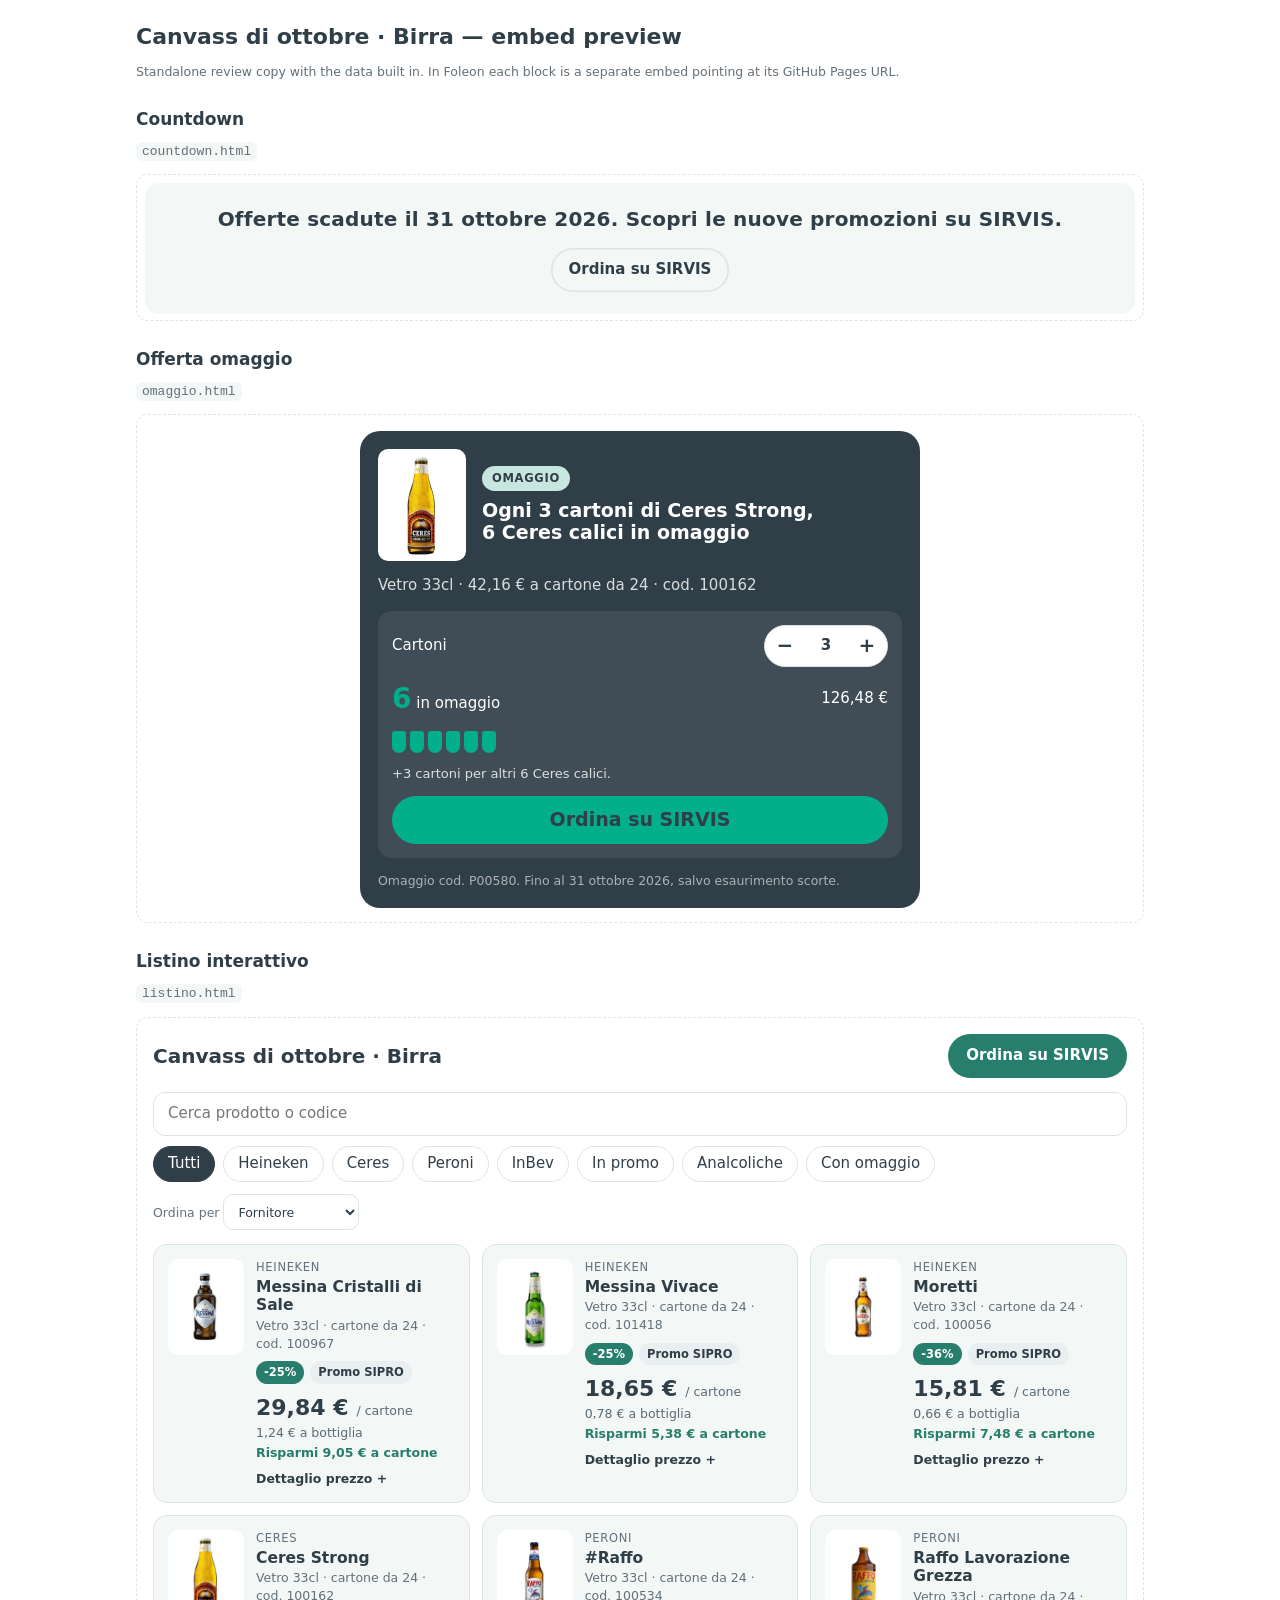
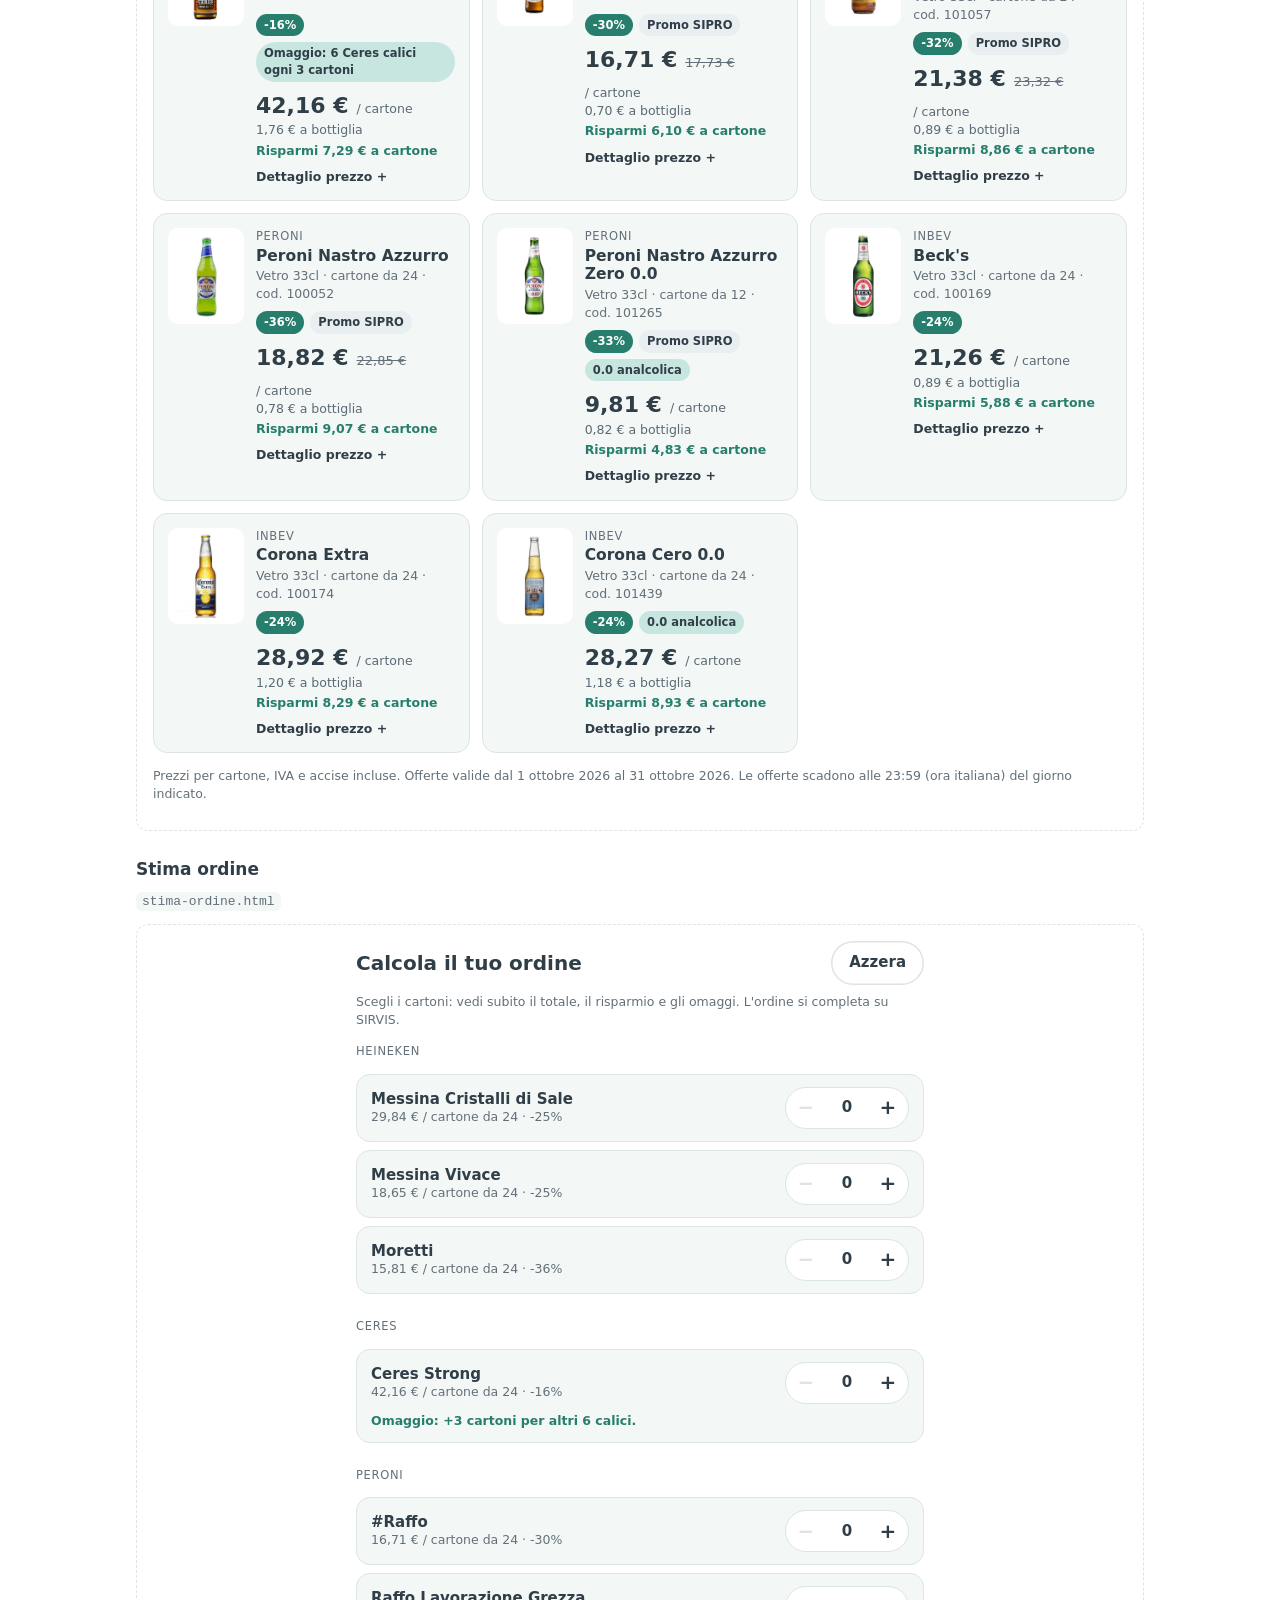
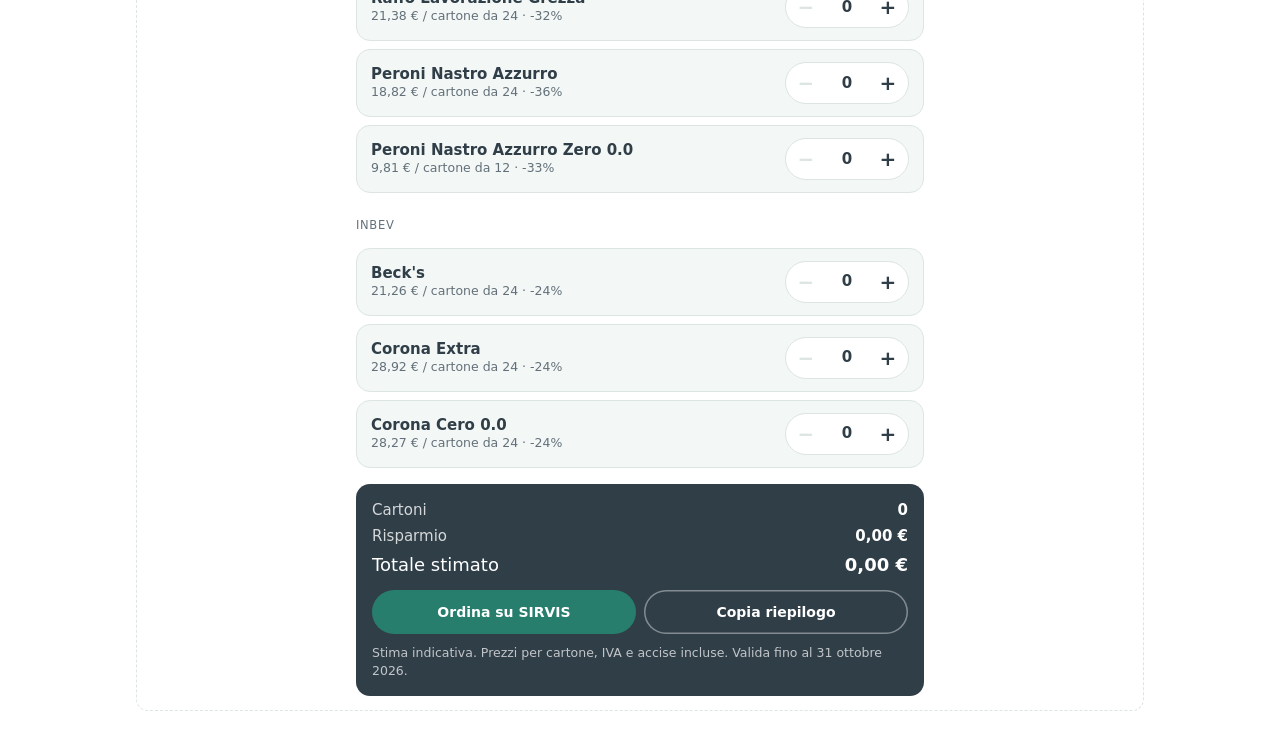
<file: preview-standalone.html>
<!doctype html>
<html lang="it"><head><meta charset="utf-8"><meta name="viewport" content="width=device-width, initial-scale=1">
<title>Promo embeds preview</title>
<style>/* SIRVIS promo embeds — shared styles.
   Change the brand by editing the variables in :root. */
:root {
  /* SIRVIS brand colours (SIRVIS_Brand_Colours.docx) */
  --ink: #303E48;          /* SIRVIS Grey: headings, prices, dark blocks */
  --ink-2: #5B6A74;        /* body text, tint of SIRVIS Grey */
  --muted: #637079;        /* small print */
  --line: #DCE5E3;         /* borders */
  --bg: #ffffff;           /* page */
  --surface: #F3F7F6;      /* cards, tiles */
  --soft: #E9EEF0;         /* neutral badges */
  --accent: #02AF8B;       /* SIRVIS Green: brand highlights, large numbers, graphics */
  --tint: #C7E6E0;         /* SIRVIS Primary Disabled: light green bands and badges */
  --action: #277E6C;       /* SIRVIS Primary Hover: buttons and discount badges (white text passes AA) */
  --action-hover: #303E48; /* button hover */
  --on-action: #ffffff;    /* text on buttons */
  --good: #277E6C;         /* savings text */
  --radius: 14px;
  --font: "Inter", system-ui, -apple-system, "Segoe UI", Roboto, Arial, sans-serif;
}
* { box-sizing: border-box; }
[hidden] { display: none !important; }
html, body { margin: 0; background: transparent; color: var(--ink-2); font: 15px/1.45 var(--font); -webkit-font-smoothing: antialiased; }
body { padding: 16px; }
h1, h2, h3 { color: var(--ink); margin: 0; line-height: 1.2; }
button, input, select { font: inherit; }
.num { font-variant-numeric: tabular-nums; }
.small { font-size: 12.5px; color: var(--muted); }
.error { padding: 16px; background: #fff3f0; border-radius: var(--radius); color: #9b2c1b; }

/* Buttons */
.btn { display: inline-flex; align-items: center; justify-content: center; gap: 8px; min-height: 44px; padding: 10px 18px; border-radius: 999px; border: 0; background: var(--action); color: var(--on-action); font-weight: 700; text-decoration: none; cursor: pointer; transition: background-color .15s; }
.btn:hover { background: var(--action-hover); }
@media (prefers-reduced-motion: reduce) { .btn { transition: none; } }
.btn:focus-visible, .chip:focus-visible, .step button:focus-visible, input:focus-visible, select:focus-visible { outline: 3px solid var(--ink); outline-offset: 2px; }
.btn.ghost:hover { background: var(--surface); }
.btn.ghost { background: transparent; color: var(--ink); box-shadow: inset 0 0 0 1.5px var(--line); }

/* Header row */
.bar { display: flex; flex-wrap: wrap; gap: 8px 12px; align-items: center; justify-content: space-between; margin-bottom: 14px; }
.bar h2 { font-size: 20px; }

/* Filters */
.tools { display: grid; gap: 10px; margin-bottom: 14px; }
.search { width: 100%; min-height: 44px; padding: 10px 14px; border-radius: 12px; border: 1.5px solid var(--line); background: var(--bg); color: var(--ink); }
.chips { display: flex; gap: 8px; overflow-x: auto; padding-bottom: 2px; scrollbar-width: none; }
.chips::-webkit-scrollbar { display: none; }
.chip { flex: none; min-height: 36px; padding: 6px 14px; border-radius: 999px; border: 1.5px solid var(--line); background: var(--bg); color: var(--ink); cursor: pointer; white-space: nowrap; }
.chip[aria-pressed="true"] { background: var(--ink); border-color: var(--ink); color: #fff; }
.sort { min-height: 36px; padding: 4px 10px; border-radius: 10px; border: 1.5px solid var(--line); background: var(--bg); color: var(--ink); }

/* Product cards */
.grid { display: grid; gap: 12px; grid-template-columns: 1fr; }
@media (min-width: 620px) { .grid { grid-template-columns: 1fr 1fr; } }
@media (min-width: 960px) { .grid { grid-template-columns: 1fr 1fr 1fr; } }
.card { display: grid; grid-template-columns: 76px 1fr; gap: 12px; padding: 14px; border-radius: var(--radius); background: var(--surface); border: 1px solid var(--line); }
.ph { position: relative; width: 76px; height: 96px; border-radius: 10px; background: #fff; display: grid; place-items: center; overflow: hidden; }
.ph img { position: absolute; inset: 6px; width: calc(100% - 12px); height: calc(100% - 12px); object-fit: contain; }
.ph span { font-size: 12px; font-weight: 700; color: var(--muted); }
.meta { min-width: 0; }
.supplier { font-size: 11.5px; letter-spacing: .06em; text-transform: uppercase; color: var(--muted); }
.name { font-size: 15.5px; font-weight: 700; color: var(--ink); margin: 2px 0 2px; }
.fmt { font-size: 12.5px; color: var(--muted); }
.badges { display: flex; flex-wrap: wrap; gap: 6px; margin: 8px 0; }
.badge { font-size: 11.5px; font-weight: 700; padding: 3px 8px; border-radius: 999px; background: var(--action); color: var(--on-action); }
.badge.soft { background: var(--soft); color: var(--ink); }
.badge.free, .badge.gift { background: var(--tint); color: var(--ink); }
.price { display: flex; align-items: baseline; gap: 8px; flex-wrap: wrap; }
.price strong { font-size: 22px; color: var(--ink); }
.price s { color: var(--muted); font-size: 13px; }
.per { font-size: 12.5px; color: var(--ink-2); }
.save { font-size: 12.5px; font-weight: 600; color: var(--good); margin-top: 2px; }
details.more { margin-top: 8px; font-size: 12.5px; }
details.more summary { cursor: pointer; color: var(--ink); font-weight: 600; list-style: none; }
details.more summary::-webkit-details-marker { display: none; }
details.more summary::after { content: " +"; }
details.more[open] summary::after { content: " –"; }
details.more dl { display: grid; grid-template-columns: auto 1fr; gap: 2px 12px; margin: 6px 0 0; }
details.more dt { color: var(--muted); }
details.more dd { margin: 0; color: var(--ink); text-align: right; }
.empty { padding: 24px; text-align: center; color: var(--muted); }

/* Steppers */
.step { display: inline-flex; align-items: center; border: 1.5px solid var(--line); border-radius: 999px; background: var(--bg); }
.step button { width: 40px; height: 40px; border: 0; background: none; color: var(--ink); font-size: 20px; font-weight: 700; cursor: pointer; border-radius: 999px; }
.step button:disabled { color: var(--line); cursor: default; }
.step input { width: 42px; border: 0; text-align: center; font-weight: 700; color: var(--ink); background: transparent; -moz-appearance: textfield; }
.step input::-webkit-outer-spin-button, .step input::-webkit-inner-spin-button { -webkit-appearance: none; margin: 0; }

/* Footer note */
.foot { margin-top: 14px; }

/* Row mode (listino.html?view=section): one swipeable row of fixed-width cards,
   so the embed height is the same on every screen. */
.rail { position: relative; }
.row-mode body { padding: 4px 0; }
.row-mode .grid { display: flex; gap: 12px; overflow-x: auto; scroll-snap-type: x mandatory; padding: 2px 16px 10px; scroll-padding-inline: 16px; scrollbar-width: thin; }
.row-mode .card { flex: 0 0 290px; min-height: 290px; scroll-snap-align: start; position: relative; }
.row-mode details.more[open] dl { position: absolute; left: 10px; right: 10px; bottom: 40px; padding: 10px 12px; background: var(--bg); border: 1px solid var(--line); border-radius: 10px; box-shadow: 0 6px 18px rgba(48, 62, 72, .14); }
.nav { position: absolute; top: calc(50% - 26px); z-index: 2; width: 40px; height: 40px; border-radius: 999px; border: 1px solid var(--line); background: var(--bg); color: var(--ink); font-size: 24px; line-height: 1; cursor: pointer; box-shadow: 0 2px 8px rgba(48, 62, 72, .15); }
.nav:hover { background: var(--surface); }
.nav.prev { left: 6px; } .nav.next { right: 6px; }
.nav:focus-visible { outline: 3px solid var(--ink); outline-offset: 2px; }
@media (hover: none) { .nav { display: none; } }

body { max-width: 1040px; margin: 0 auto; padding: 24px 16px 48px; }
section { margin-top: 28px; } h1 { font-size: 22px; } h2 { font-size: 17px; margin-bottom: 2px; }
code { background: var(--surface); padding: 2px 6px; border-radius: 6px; font-size: 13px; }
iframe { width: 100%; border: 1px dashed var(--line); border-radius: 12px; margin-top: 8px; display: block; }
</style></head><body>
<h1>Canvass di ottobre · Birra — embed preview</h1>
<p class="small">Standalone review copy with the data built in. In Foleon each block is a separate embed pointing at its GitHub Pages URL.</p>
<section><h2>Countdown</h2><p class="small"><code>countdown.html</code></p><iframe title="Countdown" height="110" srcdoc="&lt;!doctype html&gt;
&lt;html lang=&quot;it&quot;&gt;
&lt;head&gt;
&lt;meta charset=&quot;utf-8&quot;&gt;
&lt;meta name=&quot;viewport&quot; content=&quot;width=device-width, initial-scale=1&quot;&gt;
&lt;title&gt;Scadenza offerte&lt;/title&gt;
&lt;style&gt;/* SIRVIS promo embeds — shared styles.
   Change the brand by editing the variables in :root. */
:root {
  /* SIRVIS brand colours (SIRVIS_Brand_Colours.docx) */
  --ink: #303E48;          /* SIRVIS Grey: headings, prices, dark blocks */
  --ink-2: #5B6A74;        /* body text, tint of SIRVIS Grey */
  --muted: #637079;        /* small print */
  --line: #DCE5E3;         /* borders */
  --bg: #ffffff;           /* page */
  --surface: #F3F7F6;      /* cards, tiles */
  --soft: #E9EEF0;         /* neutral badges */
  --accent: #02AF8B;       /* SIRVIS Green: brand highlights, large numbers, graphics */
  --tint: #C7E6E0;         /* SIRVIS Primary Disabled: light green bands and badges */
  --action: #277E6C;       /* SIRVIS Primary Hover: buttons and discount badges (white text passes AA) */
  --action-hover: #303E48; /* button hover */
  --on-action: #ffffff;    /* text on buttons */
  --good: #277E6C;         /* savings text */
  --radius: 14px;
  --font: &quot;Inter&quot;, system-ui, -apple-system, &quot;Segoe UI&quot;, Roboto, Arial, sans-serif;
}
* { box-sizing: border-box; }
[hidden] { display: none !important; }
html, body { margin: 0; background: transparent; color: var(--ink-2); font: 15px/1.45 var(--font); -webkit-font-smoothing: antialiased; }
body { padding: 16px; }
h1, h2, h3 { color: var(--ink); margin: 0; line-height: 1.2; }
button, input, select { font: inherit; }
.num { font-variant-numeric: tabular-nums; }
.small { font-size: 12.5px; color: var(--muted); }
.error { padding: 16px; background: #fff3f0; border-radius: var(--radius); color: #9b2c1b; }

/* Buttons */
.btn { display: inline-flex; align-items: center; justify-content: center; gap: 8px; min-height: 44px; padding: 10px 18px; border-radius: 999px; border: 0; background: var(--action); color: var(--on-action); font-weight: 700; text-decoration: none; cursor: pointer; transition: background-color .15s; }
.btn:hover { background: var(--action-hover); }
@media (prefers-reduced-motion: reduce) { .btn { transition: none; } }
.btn:focus-visible, .chip:focus-visible, .step button:focus-visible, input:focus-visible, select:focus-visible { outline: 3px solid var(--ink); outline-offset: 2px; }
.btn.ghost:hover { background: var(--surface); }
.btn.ghost { background: transparent; color: var(--ink); box-shadow: inset 0 0 0 1.5px var(--line); }

/* Header row */
.bar { display: flex; flex-wrap: wrap; gap: 8px 12px; align-items: center; justify-content: space-between; margin-bottom: 14px; }
.bar h2 { font-size: 20px; }

/* Filters */
.tools { display: grid; gap: 10px; margin-bottom: 14px; }
.search { width: 100%; min-height: 44px; padding: 10px 14px; border-radius: 12px; border: 1.5px solid var(--line); background: var(--bg); color: var(--ink); }
.chips { display: flex; gap: 8px; overflow-x: auto; padding-bottom: 2px; scrollbar-width: none; }
.chips::-webkit-scrollbar { display: none; }
.chip { flex: none; min-height: 36px; padding: 6px 14px; border-radius: 999px; border: 1.5px solid var(--line); background: var(--bg); color: var(--ink); cursor: pointer; white-space: nowrap; }
.chip[aria-pressed=&quot;true&quot;] { background: var(--ink); border-color: var(--ink); color: #fff; }
.sort { min-height: 36px; padding: 4px 10px; border-radius: 10px; border: 1.5px solid var(--line); background: var(--bg); color: var(--ink); }

/* Product cards */
.grid { display: grid; gap: 12px; grid-template-columns: 1fr; }
@media (min-width: 620px) { .grid { grid-template-columns: 1fr 1fr; } }
@media (min-width: 960px) { .grid { grid-template-columns: 1fr 1fr 1fr; } }
.card { display: grid; grid-template-columns: 76px 1fr; gap: 12px; padding: 14px; border-radius: var(--radius); background: var(--surface); border: 1px solid var(--line); }
.ph { position: relative; width: 76px; height: 96px; border-radius: 10px; background: #fff; display: grid; place-items: center; overflow: hidden; }
.ph img { position: absolute; inset: 6px; width: calc(100% - 12px); height: calc(100% - 12px); object-fit: contain; }
.ph span { font-size: 12px; font-weight: 700; color: var(--muted); }
.meta { min-width: 0; }
.supplier { font-size: 11.5px; letter-spacing: .06em; text-transform: uppercase; color: var(--muted); }
.name { font-size: 15.5px; font-weight: 700; color: var(--ink); margin: 2px 0 2px; }
.fmt { font-size: 12.5px; color: var(--muted); }
.badges { display: flex; flex-wrap: wrap; gap: 6px; margin: 8px 0; }
.badge { font-size: 11.5px; font-weight: 700; padding: 3px 8px; border-radius: 999px; background: var(--action); color: var(--on-action); }
.badge.soft { background: var(--soft); color: var(--ink); }
.badge.free, .badge.gift { background: var(--tint); color: var(--ink); }
.price { display: flex; align-items: baseline; gap: 8px; flex-wrap: wrap; }
.price strong { font-size: 22px; color: var(--ink); }
.price s { color: var(--muted); font-size: 13px; }
.per { font-size: 12.5px; color: var(--ink-2); }
.save { font-size: 12.5px; font-weight: 600; color: var(--good); margin-top: 2px; }
details.more { margin-top: 8px; font-size: 12.5px; }
details.more summary { cursor: pointer; color: var(--ink); font-weight: 600; list-style: none; }
details.more summary::-webkit-details-marker { display: none; }
details.more summary::after { content: &quot; +&quot;; }
details.more[open] summary::after { content: &quot; –&quot;; }
details.more dl { display: grid; grid-template-columns: auto 1fr; gap: 2px 12px; margin: 6px 0 0; }
details.more dt { color: var(--muted); }
details.more dd { margin: 0; color: var(--ink); text-align: right; }
.empty { padding: 24px; text-align: center; color: var(--muted); }

/* Steppers */
.step { display: inline-flex; align-items: center; border: 1.5px solid var(--line); border-radius: 999px; background: var(--bg); }
.step button { width: 40px; height: 40px; border: 0; background: none; color: var(--ink); font-size: 20px; font-weight: 700; cursor: pointer; border-radius: 999px; }
.step button:disabled { color: var(--line); cursor: default; }
.step input { width: 42px; border: 0; text-align: center; font-weight: 700; color: var(--ink); background: transparent; -moz-appearance: textfield; }
.step input::-webkit-outer-spin-button, .step input::-webkit-inner-spin-button { -webkit-appearance: none; margin: 0; }

/* Footer note */
.foot { margin-top: 14px; }

/* Row mode (listino.html?view=section): one swipeable row of fixed-width cards,
   so the embed height is the same on every screen. */
.rail { position: relative; }
.row-mode body { padding: 4px 0; }
.row-mode .grid { display: flex; gap: 12px; overflow-x: auto; scroll-snap-type: x mandatory; padding: 2px 16px 10px; scroll-padding-inline: 16px; scrollbar-width: thin; }
.row-mode .card { flex: 0 0 290px; min-height: 290px; scroll-snap-align: start; position: relative; }
.row-mode details.more[open] dl { position: absolute; left: 10px; right: 10px; bottom: 40px; padding: 10px 12px; background: var(--bg); border: 1px solid var(--line); border-radius: 10px; box-shadow: 0 6px 18px rgba(48, 62, 72, .14); }
.nav { position: absolute; top: calc(50% - 26px); z-index: 2; width: 40px; height: 40px; border-radius: 999px; border: 1px solid var(--line); background: var(--bg); color: var(--ink); font-size: 24px; line-height: 1; cursor: pointer; box-shadow: 0 2px 8px rgba(48, 62, 72, .15); }
.nav:hover { background: var(--surface); }
.nav.prev { left: 6px; } .nav.next { right: 6px; }
.nav:focus-visible { outline: 3px solid var(--ink); outline-offset: 2px; }
@media (hover: none) { .nav { display: none; } }
&lt;/style&gt;
&lt;style&gt;
  body { padding: 8px; }
  .cd { display: flex; flex-direction: column; align-items: center; justify-content: center; gap: 14px; padding: 22px 16px; border-radius: var(--radius); background: var(--tint); color: var(--ink); text-align: center; }
  .cd .lbl { font-weight: 800; font-size: 20px; letter-spacing: .01em; text-wrap: balance; }
  .units { display: flex; gap: 10px; }
  .u { min-width: 74px; padding: 10px 6px 8px; border-radius: 14px; background: var(--ink); color: #fff; }
  .u b { color: #fff; }
  .u b { display: block; font-size: 38px; font-weight: 800; line-height: 1; letter-spacing: -.01em; }
  .u span { display: block; margin-top: 4px; font-size: 12.5px; text-transform: uppercase; letter-spacing: .06em; opacity: .85; }
  @media (max-width: 359px) { .u { min-width: 62px; } .u b { font-size: 32px; } }
  .cd.over { background: var(--surface); color: var(--ink); }
&lt;/style&gt;
&lt;/head&gt;
&lt;body data-embed=&quot;countdown&quot;&gt;
&lt;div class=&quot;cd&quot; id=&quot;cd&quot; role=&quot;timer&quot; aria-live=&quot;off&quot;&gt;&lt;span class=&quot;lbl&quot;&gt;Caricamento…&lt;/span&gt;&lt;/div&gt;
&lt;script&gt;window.PROMO_DATA={&quot;cfg&quot;: {&quot;edition_id&quot;: &quot;2026-10-birra&quot;, &quot;title&quot;: &quot;Canvass di ottobre&quot;, &quot;category&quot;: &quot;Birra&quot;, &quot;wholesaler&quot;: &quot;Di San Marco&quot;, &quot;valid_from&quot;: &quot;2026-10-01&quot;, &quot;valid_to&quot;: &quot;2026-10-31&quot;, &quot;timezone_note&quot;: &quot;Le offerte scadono alle 23:59 (ora italiana) del giorno indicato.&quot;, &quot;price_file&quot;: &quot;data/2026-10-birra.csv&quot;, &quot;price_note&quot;: &quot;Prezzi per cartone, IVA e accise incluse.&quot;, &quot;cta_label&quot;: &quot;Ordina su SIRVIS&quot;, &quot;plp_url&quot;: &quot;https://www.sirvis.it/&quot;, &quot;product_url_template&quot;: &quot;&quot;, &quot;utm&quot;: {&quot;utm_source&quot;: &quot;foleon&quot;, &quot;utm_medium&quot;: &quot;digital-leaflet&quot;, &quot;utm_campaign&quot;: &quot;2026-10-birra&quot;}}, &quot;csv&quot;: &quot;code,product,supplier,category,format,pack_size,list_price,excise,discount,compare_discount,promo_label,alcohol_free,gift_every,gift_qty,gift_item,gift_code,image,featured\n100967,Messina Cristalli di Sale,Heineken,Birra,Vetro 33cl,24,36.18,2.700,0.25,,Promo SIPRO,,,,,,,\n101418,Messina Vivace,Heineken,Birra,Vetro 33cl,24,21.50,2.527,0.25,,Promo SIPRO,,,,,,,\n100056,Moretti,Heineken,Birra,Vetro 33cl,24,20.78,2.510,0.36,,Promo SIPRO,,,,,,,1\n100162,Ceres Strong,Ceres,Birra,Vetro 33cl,24,45.59,3.866,0.16,,,,3,6,Ceres calici,P00580,,1\n100534,#Raffo,Peroni,Birra,Vetro 33cl,24,20.32,2.486,0.30,0.25,Promo SIPRO,,,,,,,\n101057,Raffo Lavorazione Grezza,Peroni,Birra,Vetro 33cl,24,27.68,2.560,0.32,0.25,Promo SIPRO,,,,,,,\n100052,Peroni Nastro Azzurro,Peroni,Birra,Vetro 33cl,24,25.19,2.700,0.36,0.20,Promo SIPRO,,,,,,,1\n101265,Peroni Nastro Azzurro Zero 0.0,Peroni,Birra,Vetro 33cl,12,14.64,0,0.33,,Promo SIPRO,1,,,,,,\n100169,Beck&#x27;s,InBev,Birra,Vetro 33cl,24,24.48,2.652,0.24,,,,,,,,,\n100174,Corona Extra,InBev,Birra,Vetro 33cl,24,34.53,2.676,0.24,,,,,,,,,\n101439,Corona Cero 0.0,InBev,Birra,Vetro 33cl,24,37.20,0,0.24,,,1,,,,,,\n&quot;};&lt;/script&gt;&lt;script&gt;/* SIRVIS promo embeds — shared engine.
   Loads the edition config + price file, calculates prices, formats them,
   builds tracked CTA links and keeps the iframe sized for Foleon. */
(function () {
  &#x27;use strict&#x27;;

  var params = new URLSearchParams(location.search);

  // ---------- CSV ----------
  function parseCSV(text) {
    var rows = [], row = [], field = &#x27;&#x27;, q = false, i, c;
    text = text.replace(/^﻿/, &#x27;&#x27;);
    for (i = 0; i &lt; text.length; i++) {
      c = text[i];
      if (q) {
        if (c === &#x27;&quot;&#x27; &amp;&amp; text[i + 1] === &#x27;&quot;&#x27;) { field += &#x27;&quot;&#x27;; i++; }
        else if (c === &#x27;&quot;&#x27;) q = false;
        else field += c;
      } else if (c === &#x27;&quot;&#x27;) q = true;
      else if (c === &#x27;,&#x27;) { row.push(field); field = &#x27;&#x27;; }
      else if (c === &#x27;\n&#x27; || c === &#x27;\r&#x27;) {
        if (c === &#x27;\r&#x27; &amp;&amp; text[i + 1] === &#x27;\n&#x27;) i++;
        row.push(field); field = &#x27;&#x27;;
        if (row.some(function (v) { return v.trim() !== &#x27;&#x27;; })) rows.push(row);
        row = [];
      } else field += c;
    }
    if (field !== &#x27;&#x27; || row.length) { row.push(field); if (row.some(function (v) { return v.trim() !== &#x27;&#x27;; })) rows.push(row); }
    var head = rows.shift().map(function (h) { return h.trim(); });
    return rows.map(function (r) {
      var o = {};
      head.forEach(function (h, k) { o[h] = (r[k] || &#x27;&#x27;).trim(); });
      return o;
    });
  }

  // ---------- Maths ----------
  var num = function (v) { var n = parseFloat(String(v).replace(&#x27;,&#x27;, &#x27;.&#x27;)); return isNaN(n) ? 0 : n; };
  var round2 = function (n) { return Math.round((n + 1e-9) * 100) / 100; };

  // Net case price = list × (1 − discount) + excise. Unit = unrounded net ÷ pack size
  // (this matches the wholesaler&#x27;s canvass, e.g. Corona Extra €28,92 → €1,20 a bottiglia).
  function rawNet(list, discount, excise) { return list * (1 - discount) + excise; }
  function netPrice(list, discount, excise) { return round2(rawNet(list, discount, excise)); }

  function enrich(r) {
    var list = num(r.list_price), excise = num(r.excise), disc = num(r.discount), pack = num(r.pack_size) || 1;
    var net = netPrice(list, disc, excise);
    var p = {
      code: r.code, name: r.product, supplier: r.supplier, category: r.category,
      format: r.format, pack: pack, list: list, excise: excise, discount: disc,
      net: net, unit: round2(rawNet(list, disc, excise) / pack),
      saving: round2(list * disc),
      promo: r.promo_label || &#x27;&#x27;,
      alcoholFree: r.alcohol_free === &#x27;1&#x27; || /true|si|sì|yes/i.test(r.alcohol_free),
      featured: r.featured === &#x27;1&#x27;,
      image: r.image || &#x27;&#x27;,
      gift: null, compare: null
    };
    if (r.compare_discount !== &#x27;&#x27;) {
      var cd = num(r.compare_discount);
      p.compare = { discount: cd, net: netPrice(list, cd, excise), unit: round2(rawNet(list, cd, excise) / pack) };
    }
    if (num(r.gift_every) &gt; 0) {
      p.gift = { every: num(r.gift_every), qty: num(r.gift_qty), item: r.gift_item, code: r.gift_code };
    }
    return p;
  }

  // ---------- Formatting (Italian) ----------
  var eur = new Intl.NumberFormat(&#x27;it-IT&#x27;, { style: &#x27;currency&#x27;, currency: &#x27;EUR&#x27;, minimumFractionDigits: 2, maximumFractionDigits: 2 });
  var pct = function (d) { return Math.round(d * 100) + &#x27;%&#x27;; };
  function fmtDate(iso) {
    var p = iso.split(&#x27;-&#x27;);
    var m = [&#x27;gennaio&#x27;,&#x27;febbraio&#x27;,&#x27;marzo&#x27;,&#x27;aprile&#x27;,&#x27;maggio&#x27;,&#x27;giugno&#x27;,&#x27;luglio&#x27;,&#x27;agosto&#x27;,&#x27;settembre&#x27;,&#x27;ottobre&#x27;,&#x27;novembre&#x27;,&#x27;dicembre&#x27;];
    return Number(p[2]) + &#x27; &#x27; + m[Number(p[1]) - 1] + &#x27; &#x27; + p[0];
  }
  function esc(s) {
    return String(s).replace(/[&amp;&lt;&gt;&quot;&#x27;]/g, function (c) { return ({ &#x27;&amp;&#x27;: &#x27;&amp;amp;&#x27;, &#x27;&lt;&#x27;: &#x27;&amp;lt;&#x27;, &#x27;&gt;&#x27;: &#x27;&amp;gt;&#x27;, &#x27;&quot;&#x27;: &#x27;&amp;quot;&#x27;, &quot;&#x27;&quot;: &#x27;&amp;#39;&#x27; })[c]; });
  }

  // ---------- Links ----------
  // CTA → SIRVIS PLP with UTM tags. Any utm_* or agent param on the embed URL
  // (e.g. a per-agent Foleon link) overrides / is carried through.
  function ctaUrl(cfg, content, product) {
    var base = (product &amp;&amp; cfg.product_url_template) ? cfg.product_url_template.replace(&#x27;{code}&#x27;, encodeURIComponent(product.code)) : cfg.plp_url;
    var u;
    try { u = new URL(base); } catch (e) { return base; }
    var utm = cfg.utm || {};
    Object.keys(utm).forEach(function (k) { u.searchParams.set(k, utm[k]); });
    if (content) u.searchParams.set(&#x27;utm_content&#x27;, content);
    params.forEach(function (v, k) { if (/^utm_/.test(k) || k === &#x27;agent&#x27;) u.searchParams.set(k, v); });
    return u.toString();
  }

  // ---------- Iframe sizing ----------
  // Posts the content height to the parent; harmless if nothing listens.
  function autoHeight() {
    var last = 0;
    var send = function () {
      var h = Math.ceil(document.documentElement.scrollHeight);
      if (h !== last) { last = h; try { parent.postMessage({ type: &#x27;sirvis-embed-height&#x27;, height: h, embed: document.body.dataset.embed || &#x27;&#x27; }, &#x27;*&#x27;); } catch (e) {} }
    };
    if (window.ResizeObserver) new ResizeObserver(send).observe(document.body);
    window.addEventListener(&#x27;load&#x27;, send);
    send();
  }

  // ---------- Loader ----------
  function load() {
    var cfgPath = params.get(&#x27;edition&#x27;) ? &#x27;data/&#x27; + params.get(&#x27;edition&#x27;).replace(/[^a-z0-9_-]/gi, &#x27;&#x27;) + &#x27;.json&#x27; : &#x27;data/current.json&#x27;;
    // Standalone preview (preview-standalone.html) inlines the data, so it works
    // when opened as a local file, where browsers block fetch().
    var inline = window.PROMO_DATA;
    if (inline) {
      return Promise.resolve({ cfg: inline.cfg, products: parseCSV(inline.csv).filter(function (r) { return r.code; }).map(enrich) });
    }
    return fetch(cfgPath, { cache: &#x27;no-cache&#x27; })
      .then(function (r) { if (!r.ok) throw new Error(&#x27;Config non trovata: &#x27; + cfgPath); return r.json(); })
      .then(function (cfg) {
        return fetch(cfg.price_file, { cache: &#x27;no-cache&#x27; })
          .then(function (r) { if (!r.ok) throw new Error(&#x27;Listino non trovato: &#x27; + cfg.price_file); return r.text(); })
          .then(function (txt) { return { cfg: cfg, products: parseCSV(txt).filter(function (r) { return r.code; }).map(enrich) }; });
      });
  }

  function fail(el, err) {
    el.innerHTML = &#x27;&lt;p class=&quot;error&quot;&gt;Impossibile caricare le offerte. Riprova più tardi.&lt;/p&gt;&#x27;;
    if (window.console) console.error(err);
  }

  // Product image, with a neutral placeholder tile if the file is missing.
  function imageHTML(p) {
    var src = p.image || (&#x27;assets/img/&#x27; + p.code + &#x27;.png&#x27;);
    return &#x27;&lt;div class=&quot;ph&quot;&gt;&lt;img src=&quot;&#x27; + esc(src) + &#x27;&quot; alt=&quot;&#x27; + esc(p.name + &#x27; &#x27; + p.format) + &#x27;&quot; loading=&quot;lazy&quot; onerror=&quot;this.remove()&quot;&gt;&lt;span aria-hidden=&quot;true&quot;&gt;&#x27; + esc(p.format.replace(/^\D*/, &#x27;&#x27;)) + &#x27;&lt;/span&gt;&lt;/div&gt;&#x27;;
  }

  window.Promo = {
    load: load, fail: fail, eur: eur, pct: pct, esc: esc, fmtDate: fmtDate,
    ctaUrl: ctaUrl, autoHeight: autoHeight, imageHTML: imageHTML,
    netPrice: netPrice, round2: round2, parseCSV: parseCSV, enrich: enrich, params: params
  };
})();
&lt;/script&gt;
&lt;script&gt;
(function () {
  var P = Promo, el = document.getElementById(&#x27;cd&#x27;);
  // End = 23:59:59 Italian time on valid_to. Works out the Rome UTC offset for that date.
  function romeEnd(iso) {
    var guess = Date.parse(iso + &#x27;T23:59:59Z&#x27;);
    var parts = new Intl.DateTimeFormat(&#x27;en-GB&#x27;, { timeZone: &#x27;Europe/Rome&#x27;, hour: &#x27;2-digit&#x27;, hourCycle: &#x27;h23&#x27; }).formatToParts(new Date(guess));
    var h = Number(parts.filter(function (x) { return x.type === &#x27;hour&#x27;; })[0].value);
    var offset = (h - 23 + 24) % 24; // hours Rome is ahead of UTC at that moment
    return guess - offset * 3600e3;
  }
  P.load().then(function (d) {
    var end = romeEnd(d.cfg.valid_to), timer;
    var start = Date.parse(d.cfg.valid_from + &#x27;T00:00:00Z&#x27;);
    function pad(n) { return n &lt; 10 ? &#x27;0&#x27; + n : String(n); }
    function tick() {
      var ms = end - Date.now();
      if (ms &lt;= 0) {
        el.classList.add(&#x27;over&#x27;);
        el.innerHTML = &#x27;&lt;span class=&quot;lbl&quot;&gt;Offerte scadute il &#x27; + P.fmtDate(d.cfg.valid_to) + &#x27;. Scopri le nuove promozioni su SIRVIS.&lt;/span&gt;&#x27; +
          &#x27;&lt;a class=&quot;btn ghost&quot; target=&quot;_blank&quot; rel=&quot;noopener&quot; href=&quot;&#x27; + P.esc(P.ctaUrl(d.cfg, &#x27;countdown-scaduto&#x27;)) + &#x27;&quot;&gt;&#x27; + P.esc(d.cfg.cta_label) + &#x27;&lt;/a&gt;&#x27;;
        clearInterval(timer); return;
      }
      var s = Math.floor(ms / 1000), dd = Math.floor(s / 86400), hh = Math.floor(s % 86400 / 3600), mm = Math.floor(s % 3600 / 60), ss = s % 60;
      el.setAttribute(&#x27;aria-label&#x27;, &#x27;Mancano &#x27; + dd + &#x27; giorni e &#x27; + hh + &#x27; ore alla fine delle offerte&#x27;);
      el.innerHTML = &#x27;&lt;span class=&quot;lbl&quot;&gt;&#x27; + (Date.now() &lt; start ? &#x27;Le offerte iniziano il &#x27; + P.fmtDate(d.cfg.valid_from) + &#x27; · scadono tra&#x27; : &#x27;Le offerte scadono tra&#x27;) + &#x27;&lt;/span&gt;&#x27; +
        &#x27;&lt;div class=&quot;units num&quot;&gt;&lt;div class=&quot;u&quot;&gt;&lt;b&gt;&#x27; + dd + &#x27;&lt;/b&gt;&lt;span&gt;giorni&lt;/span&gt;&lt;/div&gt;&lt;div class=&quot;u&quot;&gt;&lt;b&gt;&#x27; + pad(hh) + &#x27;&lt;/b&gt;&lt;span&gt;ore&lt;/span&gt;&lt;/div&gt;&#x27; +
        &#x27;&lt;div class=&quot;u&quot;&gt;&lt;b&gt;&#x27; + pad(mm) + &#x27;&lt;/b&gt;&lt;span&gt;min&lt;/span&gt;&lt;/div&gt;&lt;div class=&quot;u&quot;&gt;&lt;b&gt;&#x27; + pad(ss) + &#x27;&lt;/b&gt;&lt;span&gt;sec&lt;/span&gt;&lt;/div&gt;&lt;/div&gt;&#x27;;
    }
    tick(); timer = setInterval(tick, 1000);
    P.autoHeight();
  }).catch(function (e) { P.fail(el, e); });
})();
&lt;/script&gt;
&lt;/body&gt;
&lt;/html&gt;
"></iframe></section><section><h2>Offerta omaggio</h2><p class="small"><code>omaggio.html</code></p><iframe title="Offerta omaggio" height="440" srcdoc="&lt;!doctype html&gt;
&lt;html lang=&quot;it&quot;&gt;
&lt;head&gt;
&lt;meta charset=&quot;utf-8&quot;&gt;
&lt;meta name=&quot;viewport&quot; content=&quot;width=device-width, initial-scale=1&quot;&gt;
&lt;title&gt;Offerta omaggio&lt;/title&gt;
&lt;style&gt;/* SIRVIS promo embeds — shared styles.
   Change the brand by editing the variables in :root. */
:root {
  /* SIRVIS brand colours (SIRVIS_Brand_Colours.docx) */
  --ink: #303E48;          /* SIRVIS Grey: headings, prices, dark blocks */
  --ink-2: #5B6A74;        /* body text, tint of SIRVIS Grey */
  --muted: #637079;        /* small print */
  --line: #DCE5E3;         /* borders */
  --bg: #ffffff;           /* page */
  --surface: #F3F7F6;      /* cards, tiles */
  --soft: #E9EEF0;         /* neutral badges */
  --accent: #02AF8B;       /* SIRVIS Green: brand highlights, large numbers, graphics */
  --tint: #C7E6E0;         /* SIRVIS Primary Disabled: light green bands and badges */
  --action: #277E6C;       /* SIRVIS Primary Hover: buttons and discount badges (white text passes AA) */
  --action-hover: #303E48; /* button hover */
  --on-action: #ffffff;    /* text on buttons */
  --good: #277E6C;         /* savings text */
  --radius: 14px;
  --font: &quot;Inter&quot;, system-ui, -apple-system, &quot;Segoe UI&quot;, Roboto, Arial, sans-serif;
}
* { box-sizing: border-box; }
[hidden] { display: none !important; }
html, body { margin: 0; background: transparent; color: var(--ink-2); font: 15px/1.45 var(--font); -webkit-font-smoothing: antialiased; }
body { padding: 16px; }
h1, h2, h3 { color: var(--ink); margin: 0; line-height: 1.2; }
button, input, select { font: inherit; }
.num { font-variant-numeric: tabular-nums; }
.small { font-size: 12.5px; color: var(--muted); }
.error { padding: 16px; background: #fff3f0; border-radius: var(--radius); color: #9b2c1b; }

/* Buttons */
.btn { display: inline-flex; align-items: center; justify-content: center; gap: 8px; min-height: 44px; padding: 10px 18px; border-radius: 999px; border: 0; background: var(--action); color: var(--on-action); font-weight: 700; text-decoration: none; cursor: pointer; transition: background-color .15s; }
.btn:hover { background: var(--action-hover); }
@media (prefers-reduced-motion: reduce) { .btn { transition: none; } }
.btn:focus-visible, .chip:focus-visible, .step button:focus-visible, input:focus-visible, select:focus-visible { outline: 3px solid var(--ink); outline-offset: 2px; }
.btn.ghost:hover { background: var(--surface); }
.btn.ghost { background: transparent; color: var(--ink); box-shadow: inset 0 0 0 1.5px var(--line); }

/* Header row */
.bar { display: flex; flex-wrap: wrap; gap: 8px 12px; align-items: center; justify-content: space-between; margin-bottom: 14px; }
.bar h2 { font-size: 20px; }

/* Filters */
.tools { display: grid; gap: 10px; margin-bottom: 14px; }
.search { width: 100%; min-height: 44px; padding: 10px 14px; border-radius: 12px; border: 1.5px solid var(--line); background: var(--bg); color: var(--ink); }
.chips { display: flex; gap: 8px; overflow-x: auto; padding-bottom: 2px; scrollbar-width: none; }
.chips::-webkit-scrollbar { display: none; }
.chip { flex: none; min-height: 36px; padding: 6px 14px; border-radius: 999px; border: 1.5px solid var(--line); background: var(--bg); color: var(--ink); cursor: pointer; white-space: nowrap; }
.chip[aria-pressed=&quot;true&quot;] { background: var(--ink); border-color: var(--ink); color: #fff; }
.sort { min-height: 36px; padding: 4px 10px; border-radius: 10px; border: 1.5px solid var(--line); background: var(--bg); color: var(--ink); }

/* Product cards */
.grid { display: grid; gap: 12px; grid-template-columns: 1fr; }
@media (min-width: 620px) { .grid { grid-template-columns: 1fr 1fr; } }
@media (min-width: 960px) { .grid { grid-template-columns: 1fr 1fr 1fr; } }
.card { display: grid; grid-template-columns: 76px 1fr; gap: 12px; padding: 14px; border-radius: var(--radius); background: var(--surface); border: 1px solid var(--line); }
.ph { position: relative; width: 76px; height: 96px; border-radius: 10px; background: #fff; display: grid; place-items: center; overflow: hidden; }
.ph img { position: absolute; inset: 6px; width: calc(100% - 12px); height: calc(100% - 12px); object-fit: contain; }
.ph span { font-size: 12px; font-weight: 700; color: var(--muted); }
.meta { min-width: 0; }
.supplier { font-size: 11.5px; letter-spacing: .06em; text-transform: uppercase; color: var(--muted); }
.name { font-size: 15.5px; font-weight: 700; color: var(--ink); margin: 2px 0 2px; }
.fmt { font-size: 12.5px; color: var(--muted); }
.badges { display: flex; flex-wrap: wrap; gap: 6px; margin: 8px 0; }
.badge { font-size: 11.5px; font-weight: 700; padding: 3px 8px; border-radius: 999px; background: var(--action); color: var(--on-action); }
.badge.soft { background: var(--soft); color: var(--ink); }
.badge.free, .badge.gift { background: var(--tint); color: var(--ink); }
.price { display: flex; align-items: baseline; gap: 8px; flex-wrap: wrap; }
.price strong { font-size: 22px; color: var(--ink); }
.price s { color: var(--muted); font-size: 13px; }
.per { font-size: 12.5px; color: var(--ink-2); }
.save { font-size: 12.5px; font-weight: 600; color: var(--good); margin-top: 2px; }
details.more { margin-top: 8px; font-size: 12.5px; }
details.more summary { cursor: pointer; color: var(--ink); font-weight: 600; list-style: none; }
details.more summary::-webkit-details-marker { display: none; }
details.more summary::after { content: &quot; +&quot;; }
details.more[open] summary::after { content: &quot; –&quot;; }
details.more dl { display: grid; grid-template-columns: auto 1fr; gap: 2px 12px; margin: 6px 0 0; }
details.more dt { color: var(--muted); }
details.more dd { margin: 0; color: var(--ink); text-align: right; }
.empty { padding: 24px; text-align: center; color: var(--muted); }

/* Steppers */
.step { display: inline-flex; align-items: center; border: 1.5px solid var(--line); border-radius: 999px; background: var(--bg); }
.step button { width: 40px; height: 40px; border: 0; background: none; color: var(--ink); font-size: 20px; font-weight: 700; cursor: pointer; border-radius: 999px; }
.step button:disabled { color: var(--line); cursor: default; }
.step input { width: 42px; border: 0; text-align: center; font-weight: 700; color: var(--ink); background: transparent; -moz-appearance: textfield; }
.step input::-webkit-outer-spin-button, .step input::-webkit-inner-spin-button { -webkit-appearance: none; margin: 0; }

/* Footer note */
.foot { margin-top: 14px; }

/* Row mode (listino.html?view=section): one swipeable row of fixed-width cards,
   so the embed height is the same on every screen. */
.rail { position: relative; }
.row-mode body { padding: 4px 0; }
.row-mode .grid { display: flex; gap: 12px; overflow-x: auto; scroll-snap-type: x mandatory; padding: 2px 16px 10px; scroll-padding-inline: 16px; scrollbar-width: thin; }
.row-mode .card { flex: 0 0 290px; min-height: 290px; scroll-snap-align: start; position: relative; }
.row-mode details.more[open] dl { position: absolute; left: 10px; right: 10px; bottom: 40px; padding: 10px 12px; background: var(--bg); border: 1px solid var(--line); border-radius: 10px; box-shadow: 0 6px 18px rgba(48, 62, 72, .14); }
.nav { position: absolute; top: calc(50% - 26px); z-index: 2; width: 40px; height: 40px; border-radius: 999px; border: 1px solid var(--line); background: var(--bg); color: var(--ink); font-size: 24px; line-height: 1; cursor: pointer; box-shadow: 0 2px 8px rgba(48, 62, 72, .15); }
.nav:hover { background: var(--surface); }
.nav.prev { left: 6px; } .nav.next { right: 6px; }
.nav:focus-visible { outline: 3px solid var(--ink); outline-offset: 2px; }
@media (hover: none) { .nav { display: none; } }
&lt;/style&gt;
&lt;style&gt;
  /* One layout at every width, so the Foleon embed height is the same on phone and desktop. */
  .hero { max-width: 560px; margin: 0 auto; display: grid; grid-template-columns: 88px 1fr; align-items: center; gap: 14px 16px; padding: 18px; border-radius: 20px; background: var(--ink); color: #fff; }
  .hero .ph { width: 88px; height: 112px; }
  .hero .full { grid-column: 1 / -1; }
  .kicker { display: inline-block; font-size: 11.5px; font-weight: 700; letter-spacing: .06em; text-transform: uppercase; padding: 4px 10px; border-radius: 999px; background: var(--tint); color: var(--ink); }
  .hero h2 { color: #fff; font-size: 19px; margin: 8px 0 0; text-wrap: balance; }
  .hero p { margin: 0; color: rgba(255,255,255,.82); }
  .counter { padding: 14px; border-radius: var(--radius); background: rgba(255,255,255,.08); display: grid; gap: 12px; }
  .counter .line { display: flex; align-items: center; justify-content: space-between; gap: 10px; white-space: nowrap; }
  .counter .step { background: #fff; }
  .hero .btn { background: var(--accent); color: var(--ink); font-size: 19px; }
  .hero .btn:hover { background: var(--tint); }
  .got { font-size: 28px; font-weight: 800; color: var(--accent); }
  .glasses { display: flex; align-items: center; gap: 4px; height: 22px; overflow: hidden; }
  .glasses b { font-size: 13px; color: var(--accent); margin-left: 4px; }
  .glasses i { width: 14px; height: 22px; border-radius: 3px 3px 7px 7px; background: var(--accent); display: block; }
  .next { font-size: 13px; color: rgba(255,255,255,.82); }
  .hero .small { color: rgba(255,255,255,.6); }
&lt;/style&gt;
&lt;/head&gt;
&lt;body data-embed=&quot;omaggio&quot;&gt;
&lt;section class=&quot;hero&quot; id=&quot;hero&quot; aria-live=&quot;polite&quot;&gt;&lt;p&gt;Caricamento…&lt;/p&gt;&lt;/section&gt;

&lt;script&gt;window.PROMO_DATA={&quot;cfg&quot;: {&quot;edition_id&quot;: &quot;2026-10-birra&quot;, &quot;title&quot;: &quot;Canvass di ottobre&quot;, &quot;category&quot;: &quot;Birra&quot;, &quot;wholesaler&quot;: &quot;Di San Marco&quot;, &quot;valid_from&quot;: &quot;2026-10-01&quot;, &quot;valid_to&quot;: &quot;2026-10-31&quot;, &quot;timezone_note&quot;: &quot;Le offerte scadono alle 23:59 (ora italiana) del giorno indicato.&quot;, &quot;price_file&quot;: &quot;data/2026-10-birra.csv&quot;, &quot;price_note&quot;: &quot;Prezzi per cartone, IVA e accise incluse.&quot;, &quot;cta_label&quot;: &quot;Ordina su SIRVIS&quot;, &quot;plp_url&quot;: &quot;https://www.sirvis.it/&quot;, &quot;product_url_template&quot;: &quot;&quot;, &quot;utm&quot;: {&quot;utm_source&quot;: &quot;foleon&quot;, &quot;utm_medium&quot;: &quot;digital-leaflet&quot;, &quot;utm_campaign&quot;: &quot;2026-10-birra&quot;}}, &quot;csv&quot;: &quot;code,product,supplier,category,format,pack_size,list_price,excise,discount,compare_discount,promo_label,alcohol_free,gift_every,gift_qty,gift_item,gift_code,image,featured\n100967,Messina Cristalli di Sale,Heineken,Birra,Vetro 33cl,24,36.18,2.700,0.25,,Promo SIPRO,,,,,,,\n101418,Messina Vivace,Heineken,Birra,Vetro 33cl,24,21.50,2.527,0.25,,Promo SIPRO,,,,,,,\n100056,Moretti,Heineken,Birra,Vetro 33cl,24,20.78,2.510,0.36,,Promo SIPRO,,,,,,,1\n100162,Ceres Strong,Ceres,Birra,Vetro 33cl,24,45.59,3.866,0.16,,,,3,6,Ceres calici,P00580,,1\n100534,#Raffo,Peroni,Birra,Vetro 33cl,24,20.32,2.486,0.30,0.25,Promo SIPRO,,,,,,,\n101057,Raffo Lavorazione Grezza,Peroni,Birra,Vetro 33cl,24,27.68,2.560,0.32,0.25,Promo SIPRO,,,,,,,\n100052,Peroni Nastro Azzurro,Peroni,Birra,Vetro 33cl,24,25.19,2.700,0.36,0.20,Promo SIPRO,,,,,,,1\n101265,Peroni Nastro Azzurro Zero 0.0,Peroni,Birra,Vetro 33cl,12,14.64,0,0.33,,Promo SIPRO,1,,,,,,\n100169,Beck&#x27;s,InBev,Birra,Vetro 33cl,24,24.48,2.652,0.24,,,,,,,,,\n100174,Corona Extra,InBev,Birra,Vetro 33cl,24,34.53,2.676,0.24,,,,,,,,,\n101439,Corona Cero 0.0,InBev,Birra,Vetro 33cl,24,37.20,0,0.24,,,1,,,,,,\n&quot;};&lt;/script&gt;&lt;script&gt;/* SIRVIS promo embeds — shared engine.
   Loads the edition config + price file, calculates prices, formats them,
   builds tracked CTA links and keeps the iframe sized for Foleon. */
(function () {
  &#x27;use strict&#x27;;

  var params = new URLSearchParams(location.search);

  // ---------- CSV ----------
  function parseCSV(text) {
    var rows = [], row = [], field = &#x27;&#x27;, q = false, i, c;
    text = text.replace(/^﻿/, &#x27;&#x27;);
    for (i = 0; i &lt; text.length; i++) {
      c = text[i];
      if (q) {
        if (c === &#x27;&quot;&#x27; &amp;&amp; text[i + 1] === &#x27;&quot;&#x27;) { field += &#x27;&quot;&#x27;; i++; }
        else if (c === &#x27;&quot;&#x27;) q = false;
        else field += c;
      } else if (c === &#x27;&quot;&#x27;) q = true;
      else if (c === &#x27;,&#x27;) { row.push(field); field = &#x27;&#x27;; }
      else if (c === &#x27;\n&#x27; || c === &#x27;\r&#x27;) {
        if (c === &#x27;\r&#x27; &amp;&amp; text[i + 1] === &#x27;\n&#x27;) i++;
        row.push(field); field = &#x27;&#x27;;
        if (row.some(function (v) { return v.trim() !== &#x27;&#x27;; })) rows.push(row);
        row = [];
      } else field += c;
    }
    if (field !== &#x27;&#x27; || row.length) { row.push(field); if (row.some(function (v) { return v.trim() !== &#x27;&#x27;; })) rows.push(row); }
    var head = rows.shift().map(function (h) { return h.trim(); });
    return rows.map(function (r) {
      var o = {};
      head.forEach(function (h, k) { o[h] = (r[k] || &#x27;&#x27;).trim(); });
      return o;
    });
  }

  // ---------- Maths ----------
  var num = function (v) { var n = parseFloat(String(v).replace(&#x27;,&#x27;, &#x27;.&#x27;)); return isNaN(n) ? 0 : n; };
  var round2 = function (n) { return Math.round((n + 1e-9) * 100) / 100; };

  // Net case price = list × (1 − discount) + excise. Unit = unrounded net ÷ pack size
  // (this matches the wholesaler&#x27;s canvass, e.g. Corona Extra €28,92 → €1,20 a bottiglia).
  function rawNet(list, discount, excise) { return list * (1 - discount) + excise; }
  function netPrice(list, discount, excise) { return round2(rawNet(list, discount, excise)); }

  function enrich(r) {
    var list = num(r.list_price), excise = num(r.excise), disc = num(r.discount), pack = num(r.pack_size) || 1;
    var net = netPrice(list, disc, excise);
    var p = {
      code: r.code, name: r.product, supplier: r.supplier, category: r.category,
      format: r.format, pack: pack, list: list, excise: excise, discount: disc,
      net: net, unit: round2(rawNet(list, disc, excise) / pack),
      saving: round2(list * disc),
      promo: r.promo_label || &#x27;&#x27;,
      alcoholFree: r.alcohol_free === &#x27;1&#x27; || /true|si|sì|yes/i.test(r.alcohol_free),
      featured: r.featured === &#x27;1&#x27;,
      image: r.image || &#x27;&#x27;,
      gift: null, compare: null
    };
    if (r.compare_discount !== &#x27;&#x27;) {
      var cd = num(r.compare_discount);
      p.compare = { discount: cd, net: netPrice(list, cd, excise), unit: round2(rawNet(list, cd, excise) / pack) };
    }
    if (num(r.gift_every) &gt; 0) {
      p.gift = { every: num(r.gift_every), qty: num(r.gift_qty), item: r.gift_item, code: r.gift_code };
    }
    return p;
  }

  // ---------- Formatting (Italian) ----------
  var eur = new Intl.NumberFormat(&#x27;it-IT&#x27;, { style: &#x27;currency&#x27;, currency: &#x27;EUR&#x27;, minimumFractionDigits: 2, maximumFractionDigits: 2 });
  var pct = function (d) { return Math.round(d * 100) + &#x27;%&#x27;; };
  function fmtDate(iso) {
    var p = iso.split(&#x27;-&#x27;);
    var m = [&#x27;gennaio&#x27;,&#x27;febbraio&#x27;,&#x27;marzo&#x27;,&#x27;aprile&#x27;,&#x27;maggio&#x27;,&#x27;giugno&#x27;,&#x27;luglio&#x27;,&#x27;agosto&#x27;,&#x27;settembre&#x27;,&#x27;ottobre&#x27;,&#x27;novembre&#x27;,&#x27;dicembre&#x27;];
    return Number(p[2]) + &#x27; &#x27; + m[Number(p[1]) - 1] + &#x27; &#x27; + p[0];
  }
  function esc(s) {
    return String(s).replace(/[&amp;&lt;&gt;&quot;&#x27;]/g, function (c) { return ({ &#x27;&amp;&#x27;: &#x27;&amp;amp;&#x27;, &#x27;&lt;&#x27;: &#x27;&amp;lt;&#x27;, &#x27;&gt;&#x27;: &#x27;&amp;gt;&#x27;, &#x27;&quot;&#x27;: &#x27;&amp;quot;&#x27;, &quot;&#x27;&quot;: &#x27;&amp;#39;&#x27; })[c]; });
  }

  // ---------- Links ----------
  // CTA → SIRVIS PLP with UTM tags. Any utm_* or agent param on the embed URL
  // (e.g. a per-agent Foleon link) overrides / is carried through.
  function ctaUrl(cfg, content, product) {
    var base = (product &amp;&amp; cfg.product_url_template) ? cfg.product_url_template.replace(&#x27;{code}&#x27;, encodeURIComponent(product.code)) : cfg.plp_url;
    var u;
    try { u = new URL(base); } catch (e) { return base; }
    var utm = cfg.utm || {};
    Object.keys(utm).forEach(function (k) { u.searchParams.set(k, utm[k]); });
    if (content) u.searchParams.set(&#x27;utm_content&#x27;, content);
    params.forEach(function (v, k) { if (/^utm_/.test(k) || k === &#x27;agent&#x27;) u.searchParams.set(k, v); });
    return u.toString();
  }

  // ---------- Iframe sizing ----------
  // Posts the content height to the parent; harmless if nothing listens.
  function autoHeight() {
    var last = 0;
    var send = function () {
      var h = Math.ceil(document.documentElement.scrollHeight);
      if (h !== last) { last = h; try { parent.postMessage({ type: &#x27;sirvis-embed-height&#x27;, height: h, embed: document.body.dataset.embed || &#x27;&#x27; }, &#x27;*&#x27;); } catch (e) {} }
    };
    if (window.ResizeObserver) new ResizeObserver(send).observe(document.body);
    window.addEventListener(&#x27;load&#x27;, send);
    send();
  }

  // ---------- Loader ----------
  function load() {
    var cfgPath = params.get(&#x27;edition&#x27;) ? &#x27;data/&#x27; + params.get(&#x27;edition&#x27;).replace(/[^a-z0-9_-]/gi, &#x27;&#x27;) + &#x27;.json&#x27; : &#x27;data/current.json&#x27;;
    // Standalone preview (preview-standalone.html) inlines the data, so it works
    // when opened as a local file, where browsers block fetch().
    var inline = window.PROMO_DATA;
    if (inline) {
      return Promise.resolve({ cfg: inline.cfg, products: parseCSV(inline.csv).filter(function (r) { return r.code; }).map(enrich) });
    }
    return fetch(cfgPath, { cache: &#x27;no-cache&#x27; })
      .then(function (r) { if (!r.ok) throw new Error(&#x27;Config non trovata: &#x27; + cfgPath); return r.json(); })
      .then(function (cfg) {
        return fetch(cfg.price_file, { cache: &#x27;no-cache&#x27; })
          .then(function (r) { if (!r.ok) throw new Error(&#x27;Listino non trovato: &#x27; + cfg.price_file); return r.text(); })
          .then(function (txt) { return { cfg: cfg, products: parseCSV(txt).filter(function (r) { return r.code; }).map(enrich) }; });
      });
  }

  function fail(el, err) {
    el.innerHTML = &#x27;&lt;p class=&quot;error&quot;&gt;Impossibile caricare le offerte. Riprova più tardi.&lt;/p&gt;&#x27;;
    if (window.console) console.error(err);
  }

  // Product image, with a neutral placeholder tile if the file is missing.
  function imageHTML(p) {
    var src = p.image || (&#x27;assets/img/&#x27; + p.code + &#x27;.png&#x27;);
    return &#x27;&lt;div class=&quot;ph&quot;&gt;&lt;img src=&quot;&#x27; + esc(src) + &#x27;&quot; alt=&quot;&#x27; + esc(p.name + &#x27; &#x27; + p.format) + &#x27;&quot; loading=&quot;lazy&quot; onerror=&quot;this.remove()&quot;&gt;&lt;span aria-hidden=&quot;true&quot;&gt;&#x27; + esc(p.format.replace(/^\D*/, &#x27;&#x27;)) + &#x27;&lt;/span&gt;&lt;/div&gt;&#x27;;
  }

  window.Promo = {
    load: load, fail: fail, eur: eur, pct: pct, esc: esc, fmtDate: fmtDate,
    ctaUrl: ctaUrl, autoHeight: autoHeight, imageHTML: imageHTML,
    netPrice: netPrice, round2: round2, parseCSV: parseCSV, enrich: enrich, params: params
  };
})();
&lt;/script&gt;
&lt;script&gt;
(function () {
  var P = Promo, hero = document.getElementById(&#x27;hero&#x27;);
  P.load().then(function (d) {
    // Pick the product: ?code=xxxx, else the first product with a gift mechanic.
    var want = P.params.get(&#x27;code&#x27;);
    var p = d.products.filter(function (x) { return x.gift &amp;&amp; (!want || x.code === want); })[0];
    if (!p) { hero.innerHTML = &#x27;&lt;p&gt;Nessuna offerta omaggio in questa edizione.&lt;/p&gt;&#x27;; P.autoHeight(); return; }
    var g = p.gift, e = P.esc, n = g.every;
    hero.innerHTML = P.imageHTML(p) +
      &#x27;&lt;div&gt;&lt;span class=&quot;kicker&quot;&gt;Omaggio&lt;/span&gt;&#x27; +
      &#x27;&lt;h2&gt;Ogni &#x27; + g.every + &#x27; cartoni di &#x27; + e(p.name) + &#x27;, &#x27; + g.qty + &#x27; &#x27; + e(g.item) + &#x27; in omaggio&lt;/h2&gt;&lt;/div&gt;&#x27; +
      &#x27;&lt;p class=&quot;num full&quot;&gt;&#x27; + e(p.format) + &#x27; · &#x27; + P.eur.format(p.net) + &#x27; a cartone da &#x27; + p.pack + &#x27; · cod. &#x27; + e(p.code) + &#x27;&lt;/p&gt;&#x27; +
      &#x27;&lt;div class=&quot;counter full&quot;&gt;&#x27; +
        &#x27;&lt;div class=&quot;line&quot;&gt;&lt;span&gt;Cartoni&lt;/span&gt;&#x27; +
          &#x27;&lt;div class=&quot;step&quot;&gt;&lt;button type=&quot;button&quot; data-d=&quot;-1&quot; aria-label=&quot;Togli un cartone&quot;&gt;−&lt;/button&gt;&#x27; +
          &#x27;&lt;input class=&quot;num&quot; type=&quot;number&quot; min=&quot;0&quot; max=&quot;999&quot; inputmode=&quot;numeric&quot; aria-label=&quot;Cartoni&quot;&gt;&lt;button type=&quot;button&quot; data-d=&quot;1&quot; aria-label=&quot;Aggiungi un cartone&quot;&gt;+&lt;/button&gt;&lt;/div&gt;&lt;/div&gt;&#x27; +
        &#x27;&lt;div class=&quot;line&quot;&gt;&lt;span&gt;&lt;span class=&quot;got num&quot; id=&quot;got&quot;&gt;&lt;/span&gt; &lt;span id=&quot;gotLabel&quot;&gt;&lt;/span&gt;&lt;/span&gt;&lt;span class=&quot;num&quot; id=&quot;cost&quot;&gt;&lt;/span&gt;&lt;/div&gt;&#x27; +
        &#x27;&lt;div class=&quot;glasses&quot; id=&quot;glasses&quot; aria-hidden=&quot;true&quot;&gt;&lt;/div&gt;&#x27; +
        &#x27;&lt;div class=&quot;next&quot; id=&quot;next&quot;&gt;&lt;/div&gt;&#x27; +
        &#x27;&lt;a class=&quot;btn&quot; target=&quot;_blank&quot; rel=&quot;noopener&quot; href=&quot;&#x27; + e(P.ctaUrl(d.cfg, &#x27;omaggio-&#x27; + p.code, p)) + &#x27;&quot;&gt;&#x27; + e(d.cfg.cta_label) + &#x27;&lt;/a&gt;&#x27; +
      &#x27;&lt;/div&gt;&#x27; +
      &#x27;&lt;p class=&quot;small full&quot;&gt;Omaggio cod. &#x27; + e(g.code) + &#x27;. Fino al &#x27; + P.fmtDate(d.cfg.valid_to) + &#x27;, salvo esaurimento scorte.&lt;/p&gt;&#x27;;
    var input = hero.querySelector(&#x27;input&#x27;);
    function set(v) {
      n = Math.max(0, Math.min(999, isNaN(v) ? 0 : v));
      input.value = n;
      hero.querySelector(&#x27;[data-d=&quot;-1&quot;]&#x27;).disabled = n === 0;
      var got = Math.floor(n / g.every) * g.qty, toNext = g.every - (n % g.every);
      document.getElementById(&#x27;got&#x27;).textContent = got;
      document.getElementById(&#x27;gotLabel&#x27;).textContent = &#x27;in omaggio&#x27;;
      document.getElementById(&#x27;cost&#x27;).textContent = P.eur.format(P.round2(p.net * n));
      document.getElementById(&#x27;glasses&#x27;).innerHTML = new Array(Math.min(got, 12) + 1).join(&#x27;&lt;i&gt;&lt;/i&gt;&#x27;) + (got &gt; 12 ? &#x27;&lt;b&gt;+&#x27; + (got - 12) + &#x27;&lt;/b&gt;&#x27; : &#x27;&#x27;);
      document.getElementById(&#x27;next&#x27;).textContent = &#x27;+&#x27; + toNext + &#x27; &#x27; + (toNext &gt; 1 ? &#x27;cartoni&#x27; : &#x27;cartone&#x27;) + &#x27; per altri &#x27; + g.qty + &#x27; &#x27; + g.item + &#x27;.&#x27;;
    }
    hero.addEventListener(&#x27;click&#x27;, function (ev) { var b = ev.target.closest(&#x27;button[data-d]&#x27;); if (b) set(n + Number(b.dataset.d)); });
    input.addEventListener(&#x27;input&#x27;, function () { set(parseInt(input.value, 10)); });
    set(n);
    P.autoHeight();
  }).catch(function (err) { P.fail(hero, err); });
})();
&lt;/script&gt;
&lt;/body&gt;
&lt;/html&gt;
"></iframe></section><section><h2>Listino interattivo</h2><p class="small"><code>listino.html</code></p><iframe title="Listino interattivo" height="1400" srcdoc="&lt;!doctype html&gt;
&lt;html lang=&quot;it&quot;&gt;
&lt;head&gt;
&lt;meta charset=&quot;utf-8&quot;&gt;
&lt;meta name=&quot;viewport&quot; content=&quot;width=device-width, initial-scale=1&quot;&gt;
&lt;title&gt;Listino promozioni&lt;/title&gt;
&lt;style&gt;/* SIRVIS promo embeds — shared styles.
   Change the brand by editing the variables in :root. */
:root {
  /* SIRVIS brand colours (SIRVIS_Brand_Colours.docx) */
  --ink: #303E48;          /* SIRVIS Grey: headings, prices, dark blocks */
  --ink-2: #5B6A74;        /* body text, tint of SIRVIS Grey */
  --muted: #637079;        /* small print */
  --line: #DCE5E3;         /* borders */
  --bg: #ffffff;           /* page */
  --surface: #F3F7F6;      /* cards, tiles */
  --soft: #E9EEF0;         /* neutral badges */
  --accent: #02AF8B;       /* SIRVIS Green: brand highlights, large numbers, graphics */
  --tint: #C7E6E0;         /* SIRVIS Primary Disabled: light green bands and badges */
  --action: #277E6C;       /* SIRVIS Primary Hover: buttons and discount badges (white text passes AA) */
  --action-hover: #303E48; /* button hover */
  --on-action: #ffffff;    /* text on buttons */
  --good: #277E6C;         /* savings text */
  --radius: 14px;
  --font: &quot;Inter&quot;, system-ui, -apple-system, &quot;Segoe UI&quot;, Roboto, Arial, sans-serif;
}
* { box-sizing: border-box; }
[hidden] { display: none !important; }
html, body { margin: 0; background: transparent; color: var(--ink-2); font: 15px/1.45 var(--font); -webkit-font-smoothing: antialiased; }
body { padding: 16px; }
h1, h2, h3 { color: var(--ink); margin: 0; line-height: 1.2; }
button, input, select { font: inherit; }
.num { font-variant-numeric: tabular-nums; }
.small { font-size: 12.5px; color: var(--muted); }
.error { padding: 16px; background: #fff3f0; border-radius: var(--radius); color: #9b2c1b; }

/* Buttons */
.btn { display: inline-flex; align-items: center; justify-content: center; gap: 8px; min-height: 44px; padding: 10px 18px; border-radius: 999px; border: 0; background: var(--action); color: var(--on-action); font-weight: 700; text-decoration: none; cursor: pointer; transition: background-color .15s; }
.btn:hover { background: var(--action-hover); }
@media (prefers-reduced-motion: reduce) { .btn { transition: none; } }
.btn:focus-visible, .chip:focus-visible, .step button:focus-visible, input:focus-visible, select:focus-visible { outline: 3px solid var(--ink); outline-offset: 2px; }
.btn.ghost:hover { background: var(--surface); }
.btn.ghost { background: transparent; color: var(--ink); box-shadow: inset 0 0 0 1.5px var(--line); }

/* Header row */
.bar { display: flex; flex-wrap: wrap; gap: 8px 12px; align-items: center; justify-content: space-between; margin-bottom: 14px; }
.bar h2 { font-size: 20px; }

/* Filters */
.tools { display: grid; gap: 10px; margin-bottom: 14px; }
.search { width: 100%; min-height: 44px; padding: 10px 14px; border-radius: 12px; border: 1.5px solid var(--line); background: var(--bg); color: var(--ink); }
.chips { display: flex; gap: 8px; overflow-x: auto; padding-bottom: 2px; scrollbar-width: none; }
.chips::-webkit-scrollbar { display: none; }
.chip { flex: none; min-height: 36px; padding: 6px 14px; border-radius: 999px; border: 1.5px solid var(--line); background: var(--bg); color: var(--ink); cursor: pointer; white-space: nowrap; }
.chip[aria-pressed=&quot;true&quot;] { background: var(--ink); border-color: var(--ink); color: #fff; }
.sort { min-height: 36px; padding: 4px 10px; border-radius: 10px; border: 1.5px solid var(--line); background: var(--bg); color: var(--ink); }

/* Product cards */
.grid { display: grid; gap: 12px; grid-template-columns: 1fr; }
@media (min-width: 620px) { .grid { grid-template-columns: 1fr 1fr; } }
@media (min-width: 960px) { .grid { grid-template-columns: 1fr 1fr 1fr; } }
.card { display: grid; grid-template-columns: 76px 1fr; gap: 12px; padding: 14px; border-radius: var(--radius); background: var(--surface); border: 1px solid var(--line); }
.ph { position: relative; width: 76px; height: 96px; border-radius: 10px; background: #fff; display: grid; place-items: center; overflow: hidden; }
.ph img { position: absolute; inset: 6px; width: calc(100% - 12px); height: calc(100% - 12px); object-fit: contain; }
.ph span { font-size: 12px; font-weight: 700; color: var(--muted); }
.meta { min-width: 0; }
.supplier { font-size: 11.5px; letter-spacing: .06em; text-transform: uppercase; color: var(--muted); }
.name { font-size: 15.5px; font-weight: 700; color: var(--ink); margin: 2px 0 2px; }
.fmt { font-size: 12.5px; color: var(--muted); }
.badges { display: flex; flex-wrap: wrap; gap: 6px; margin: 8px 0; }
.badge { font-size: 11.5px; font-weight: 700; padding: 3px 8px; border-radius: 999px; background: var(--action); color: var(--on-action); }
.badge.soft { background: var(--soft); color: var(--ink); }
.badge.free, .badge.gift { background: var(--tint); color: var(--ink); }
.price { display: flex; align-items: baseline; gap: 8px; flex-wrap: wrap; }
.price strong { font-size: 22px; color: var(--ink); }
.price s { color: var(--muted); font-size: 13px; }
.per { font-size: 12.5px; color: var(--ink-2); }
.save { font-size: 12.5px; font-weight: 600; color: var(--good); margin-top: 2px; }
details.more { margin-top: 8px; font-size: 12.5px; }
details.more summary { cursor: pointer; color: var(--ink); font-weight: 600; list-style: none; }
details.more summary::-webkit-details-marker { display: none; }
details.more summary::after { content: &quot; +&quot;; }
details.more[open] summary::after { content: &quot; –&quot;; }
details.more dl { display: grid; grid-template-columns: auto 1fr; gap: 2px 12px; margin: 6px 0 0; }
details.more dt { color: var(--muted); }
details.more dd { margin: 0; color: var(--ink); text-align: right; }
.empty { padding: 24px; text-align: center; color: var(--muted); }

/* Steppers */
.step { display: inline-flex; align-items: center; border: 1.5px solid var(--line); border-radius: 999px; background: var(--bg); }
.step button { width: 40px; height: 40px; border: 0; background: none; color: var(--ink); font-size: 20px; font-weight: 700; cursor: pointer; border-radius: 999px; }
.step button:disabled { color: var(--line); cursor: default; }
.step input { width: 42px; border: 0; text-align: center; font-weight: 700; color: var(--ink); background: transparent; -moz-appearance: textfield; }
.step input::-webkit-outer-spin-button, .step input::-webkit-inner-spin-button { -webkit-appearance: none; margin: 0; }

/* Footer note */
.foot { margin-top: 14px; }

/* Row mode (listino.html?view=section): one swipeable row of fixed-width cards,
   so the embed height is the same on every screen. */
.rail { position: relative; }
.row-mode body { padding: 4px 0; }
.row-mode .grid { display: flex; gap: 12px; overflow-x: auto; scroll-snap-type: x mandatory; padding: 2px 16px 10px; scroll-padding-inline: 16px; scrollbar-width: thin; }
.row-mode .card { flex: 0 0 290px; min-height: 290px; scroll-snap-align: start; position: relative; }
.row-mode details.more[open] dl { position: absolute; left: 10px; right: 10px; bottom: 40px; padding: 10px 12px; background: var(--bg); border: 1px solid var(--line); border-radius: 10px; box-shadow: 0 6px 18px rgba(48, 62, 72, .14); }
.nav { position: absolute; top: calc(50% - 26px); z-index: 2; width: 40px; height: 40px; border-radius: 999px; border: 1px solid var(--line); background: var(--bg); color: var(--ink); font-size: 24px; line-height: 1; cursor: pointer; box-shadow: 0 2px 8px rgba(48, 62, 72, .15); }
.nav:hover { background: var(--surface); }
.nav.prev { left: 6px; } .nav.next { right: 6px; }
.nav:focus-visible { outline: 3px solid var(--ink); outline-offset: 2px; }
@media (hover: none) { .nav { display: none; } }
&lt;/style&gt;
&lt;/head&gt;
&lt;body data-embed=&quot;listino&quot;&gt;
&lt;div class=&quot;bar&quot;&gt;
  &lt;h2 id=&quot;title&quot;&gt;Le offerte del mese&lt;/h2&gt;
  &lt;a class=&quot;btn&quot; id=&quot;cta&quot; href=&quot;#&quot; target=&quot;_blank&quot; rel=&quot;noopener&quot;&gt;Ordina su SIRVIS&lt;/a&gt;
&lt;/div&gt;

&lt;div class=&quot;tools&quot;&gt;
  &lt;input class=&quot;search&quot; id=&quot;q&quot; type=&quot;search&quot; placeholder=&quot;Cerca prodotto o codice&quot; aria-label=&quot;Cerca prodotto o codice&quot;&gt;
  &lt;div class=&quot;chips&quot; id=&quot;chips&quot; role=&quot;group&quot; aria-label=&quot;Filtri&quot;&gt;&lt;/div&gt;
  &lt;label class=&quot;small&quot;&gt;Ordina per
    &lt;select class=&quot;sort&quot; id=&quot;sort&quot;&gt;
      &lt;option value=&quot;default&quot;&gt;Fornitore&lt;/option&gt;
      &lt;option value=&quot;net&quot;&gt;Prezzo cartone&lt;/option&gt;
      &lt;option value=&quot;unit&quot;&gt;Prezzo unitario&lt;/option&gt;
      &lt;option value=&quot;discount&quot;&gt;Sconto più alto&lt;/option&gt;
    &lt;/select&gt;
  &lt;/label&gt;
&lt;/div&gt;

&lt;div class=&quot;rail&quot;&gt;
  &lt;button class=&quot;nav prev&quot; id=&quot;prev&quot; type=&quot;button&quot; aria-label=&quot;Prodotti precedenti&quot; hidden&gt;‹&lt;/button&gt;
  &lt;div class=&quot;grid&quot; id=&quot;grid&quot; aria-live=&quot;polite&quot;&gt;&lt;/div&gt;
  &lt;button class=&quot;nav next&quot; id=&quot;next&quot; type=&quot;button&quot; aria-label=&quot;Prodotti successivi&quot; hidden&gt;›&lt;/button&gt;
&lt;/div&gt;
&lt;p class=&quot;small foot&quot; id=&quot;note&quot;&gt;&lt;/p&gt;

&lt;script&gt;window.PROMO_DATA={&quot;cfg&quot;: {&quot;edition_id&quot;: &quot;2026-10-birra&quot;, &quot;title&quot;: &quot;Canvass di ottobre&quot;, &quot;category&quot;: &quot;Birra&quot;, &quot;wholesaler&quot;: &quot;Di San Marco&quot;, &quot;valid_from&quot;: &quot;2026-10-01&quot;, &quot;valid_to&quot;: &quot;2026-10-31&quot;, &quot;timezone_note&quot;: &quot;Le offerte scadono alle 23:59 (ora italiana) del giorno indicato.&quot;, &quot;price_file&quot;: &quot;data/2026-10-birra.csv&quot;, &quot;price_note&quot;: &quot;Prezzi per cartone, IVA e accise incluse.&quot;, &quot;cta_label&quot;: &quot;Ordina su SIRVIS&quot;, &quot;plp_url&quot;: &quot;https://www.sirvis.it/&quot;, &quot;product_url_template&quot;: &quot;&quot;, &quot;utm&quot;: {&quot;utm_source&quot;: &quot;foleon&quot;, &quot;utm_medium&quot;: &quot;digital-leaflet&quot;, &quot;utm_campaign&quot;: &quot;2026-10-birra&quot;}}, &quot;csv&quot;: &quot;code,product,supplier,category,format,pack_size,list_price,excise,discount,compare_discount,promo_label,alcohol_free,gift_every,gift_qty,gift_item,gift_code,image,featured\n100967,Messina Cristalli di Sale,Heineken,Birra,Vetro 33cl,24,36.18,2.700,0.25,,Promo SIPRO,,,,,,,\n101418,Messina Vivace,Heineken,Birra,Vetro 33cl,24,21.50,2.527,0.25,,Promo SIPRO,,,,,,,\n100056,Moretti,Heineken,Birra,Vetro 33cl,24,20.78,2.510,0.36,,Promo SIPRO,,,,,,,1\n100162,Ceres Strong,Ceres,Birra,Vetro 33cl,24,45.59,3.866,0.16,,,,3,6,Ceres calici,P00580,,1\n100534,#Raffo,Peroni,Birra,Vetro 33cl,24,20.32,2.486,0.30,0.25,Promo SIPRO,,,,,,,\n101057,Raffo Lavorazione Grezza,Peroni,Birra,Vetro 33cl,24,27.68,2.560,0.32,0.25,Promo SIPRO,,,,,,,\n100052,Peroni Nastro Azzurro,Peroni,Birra,Vetro 33cl,24,25.19,2.700,0.36,0.20,Promo SIPRO,,,,,,,1\n101265,Peroni Nastro Azzurro Zero 0.0,Peroni,Birra,Vetro 33cl,12,14.64,0,0.33,,Promo SIPRO,1,,,,,,\n100169,Beck&#x27;s,InBev,Birra,Vetro 33cl,24,24.48,2.652,0.24,,,,,,,,,\n100174,Corona Extra,InBev,Birra,Vetro 33cl,24,34.53,2.676,0.24,,,,,,,,,\n101439,Corona Cero 0.0,InBev,Birra,Vetro 33cl,24,37.20,0,0.24,,,1,,,,,,\n&quot;};&lt;/script&gt;&lt;script&gt;/* SIRVIS promo embeds — shared engine.
   Loads the edition config + price file, calculates prices, formats them,
   builds tracked CTA links and keeps the iframe sized for Foleon. */
(function () {
  &#x27;use strict&#x27;;

  var params = new URLSearchParams(location.search);

  // ---------- CSV ----------
  function parseCSV(text) {
    var rows = [], row = [], field = &#x27;&#x27;, q = false, i, c;
    text = text.replace(/^﻿/, &#x27;&#x27;);
    for (i = 0; i &lt; text.length; i++) {
      c = text[i];
      if (q) {
        if (c === &#x27;&quot;&#x27; &amp;&amp; text[i + 1] === &#x27;&quot;&#x27;) { field += &#x27;&quot;&#x27;; i++; }
        else if (c === &#x27;&quot;&#x27;) q = false;
        else field += c;
      } else if (c === &#x27;&quot;&#x27;) q = true;
      else if (c === &#x27;,&#x27;) { row.push(field); field = &#x27;&#x27;; }
      else if (c === &#x27;\n&#x27; || c === &#x27;\r&#x27;) {
        if (c === &#x27;\r&#x27; &amp;&amp; text[i + 1] === &#x27;\n&#x27;) i++;
        row.push(field); field = &#x27;&#x27;;
        if (row.some(function (v) { return v.trim() !== &#x27;&#x27;; })) rows.push(row);
        row = [];
      } else field += c;
    }
    if (field !== &#x27;&#x27; || row.length) { row.push(field); if (row.some(function (v) { return v.trim() !== &#x27;&#x27;; })) rows.push(row); }
    var head = rows.shift().map(function (h) { return h.trim(); });
    return rows.map(function (r) {
      var o = {};
      head.forEach(function (h, k) { o[h] = (r[k] || &#x27;&#x27;).trim(); });
      return o;
    });
  }

  // ---------- Maths ----------
  var num = function (v) { var n = parseFloat(String(v).replace(&#x27;,&#x27;, &#x27;.&#x27;)); return isNaN(n) ? 0 : n; };
  var round2 = function (n) { return Math.round((n + 1e-9) * 100) / 100; };

  // Net case price = list × (1 − discount) + excise. Unit = unrounded net ÷ pack size
  // (this matches the wholesaler&#x27;s canvass, e.g. Corona Extra €28,92 → €1,20 a bottiglia).
  function rawNet(list, discount, excise) { return list * (1 - discount) + excise; }
  function netPrice(list, discount, excise) { return round2(rawNet(list, discount, excise)); }

  function enrich(r) {
    var list = num(r.list_price), excise = num(r.excise), disc = num(r.discount), pack = num(r.pack_size) || 1;
    var net = netPrice(list, disc, excise);
    var p = {
      code: r.code, name: r.product, supplier: r.supplier, category: r.category,
      format: r.format, pack: pack, list: list, excise: excise, discount: disc,
      net: net, unit: round2(rawNet(list, disc, excise) / pack),
      saving: round2(list * disc),
      promo: r.promo_label || &#x27;&#x27;,
      alcoholFree: r.alcohol_free === &#x27;1&#x27; || /true|si|sì|yes/i.test(r.alcohol_free),
      featured: r.featured === &#x27;1&#x27;,
      image: r.image || &#x27;&#x27;,
      gift: null, compare: null
    };
    if (r.compare_discount !== &#x27;&#x27;) {
      var cd = num(r.compare_discount);
      p.compare = { discount: cd, net: netPrice(list, cd, excise), unit: round2(rawNet(list, cd, excise) / pack) };
    }
    if (num(r.gift_every) &gt; 0) {
      p.gift = { every: num(r.gift_every), qty: num(r.gift_qty), item: r.gift_item, code: r.gift_code };
    }
    return p;
  }

  // ---------- Formatting (Italian) ----------
  var eur = new Intl.NumberFormat(&#x27;it-IT&#x27;, { style: &#x27;currency&#x27;, currency: &#x27;EUR&#x27;, minimumFractionDigits: 2, maximumFractionDigits: 2 });
  var pct = function (d) { return Math.round(d * 100) + &#x27;%&#x27;; };
  function fmtDate(iso) {
    var p = iso.split(&#x27;-&#x27;);
    var m = [&#x27;gennaio&#x27;,&#x27;febbraio&#x27;,&#x27;marzo&#x27;,&#x27;aprile&#x27;,&#x27;maggio&#x27;,&#x27;giugno&#x27;,&#x27;luglio&#x27;,&#x27;agosto&#x27;,&#x27;settembre&#x27;,&#x27;ottobre&#x27;,&#x27;novembre&#x27;,&#x27;dicembre&#x27;];
    return Number(p[2]) + &#x27; &#x27; + m[Number(p[1]) - 1] + &#x27; &#x27; + p[0];
  }
  function esc(s) {
    return String(s).replace(/[&amp;&lt;&gt;&quot;&#x27;]/g, function (c) { return ({ &#x27;&amp;&#x27;: &#x27;&amp;amp;&#x27;, &#x27;&lt;&#x27;: &#x27;&amp;lt;&#x27;, &#x27;&gt;&#x27;: &#x27;&amp;gt;&#x27;, &#x27;&quot;&#x27;: &#x27;&amp;quot;&#x27;, &quot;&#x27;&quot;: &#x27;&amp;#39;&#x27; })[c]; });
  }

  // ---------- Links ----------
  // CTA → SIRVIS PLP with UTM tags. Any utm_* or agent param on the embed URL
  // (e.g. a per-agent Foleon link) overrides / is carried through.
  function ctaUrl(cfg, content, product) {
    var base = (product &amp;&amp; cfg.product_url_template) ? cfg.product_url_template.replace(&#x27;{code}&#x27;, encodeURIComponent(product.code)) : cfg.plp_url;
    var u;
    try { u = new URL(base); } catch (e) { return base; }
    var utm = cfg.utm || {};
    Object.keys(utm).forEach(function (k) { u.searchParams.set(k, utm[k]); });
    if (content) u.searchParams.set(&#x27;utm_content&#x27;, content);
    params.forEach(function (v, k) { if (/^utm_/.test(k) || k === &#x27;agent&#x27;) u.searchParams.set(k, v); });
    return u.toString();
  }

  // ---------- Iframe sizing ----------
  // Posts the content height to the parent; harmless if nothing listens.
  function autoHeight() {
    var last = 0;
    var send = function () {
      var h = Math.ceil(document.documentElement.scrollHeight);
      if (h !== last) { last = h; try { parent.postMessage({ type: &#x27;sirvis-embed-height&#x27;, height: h, embed: document.body.dataset.embed || &#x27;&#x27; }, &#x27;*&#x27;); } catch (e) {} }
    };
    if (window.ResizeObserver) new ResizeObserver(send).observe(document.body);
    window.addEventListener(&#x27;load&#x27;, send);
    send();
  }

  // ---------- Loader ----------
  function load() {
    var cfgPath = params.get(&#x27;edition&#x27;) ? &#x27;data/&#x27; + params.get(&#x27;edition&#x27;).replace(/[^a-z0-9_-]/gi, &#x27;&#x27;) + &#x27;.json&#x27; : &#x27;data/current.json&#x27;;
    // Standalone preview (preview-standalone.html) inlines the data, so it works
    // when opened as a local file, where browsers block fetch().
    var inline = window.PROMO_DATA;
    if (inline) {
      return Promise.resolve({ cfg: inline.cfg, products: parseCSV(inline.csv).filter(function (r) { return r.code; }).map(enrich) });
    }
    return fetch(cfgPath, { cache: &#x27;no-cache&#x27; })
      .then(function (r) { if (!r.ok) throw new Error(&#x27;Config non trovata: &#x27; + cfgPath); return r.json(); })
      .then(function (cfg) {
        return fetch(cfg.price_file, { cache: &#x27;no-cache&#x27; })
          .then(function (r) { if (!r.ok) throw new Error(&#x27;Listino non trovato: &#x27; + cfg.price_file); return r.text(); })
          .then(function (txt) { return { cfg: cfg, products: parseCSV(txt).filter(function (r) { return r.code; }).map(enrich) }; });
      });
  }

  function fail(el, err) {
    el.innerHTML = &#x27;&lt;p class=&quot;error&quot;&gt;Impossibile caricare le offerte. Riprova più tardi.&lt;/p&gt;&#x27;;
    if (window.console) console.error(err);
  }

  // Product image, with a neutral placeholder tile if the file is missing.
  function imageHTML(p) {
    var src = p.image || (&#x27;assets/img/&#x27; + p.code + &#x27;.png&#x27;);
    return &#x27;&lt;div class=&quot;ph&quot;&gt;&lt;img src=&quot;&#x27; + esc(src) + &#x27;&quot; alt=&quot;&#x27; + esc(p.name + &#x27; &#x27; + p.format) + &#x27;&quot; loading=&quot;lazy&quot; onerror=&quot;this.remove()&quot;&gt;&lt;span aria-hidden=&quot;true&quot;&gt;&#x27; + esc(p.format.replace(/^\D*/, &#x27;&#x27;)) + &#x27;&lt;/span&gt;&lt;/div&gt;&#x27;;
  }

  window.Promo = {
    load: load, fail: fail, eur: eur, pct: pct, esc: esc, fmtDate: fmtDate,
    ctaUrl: ctaUrl, autoHeight: autoHeight, imageHTML: imageHTML,
    netPrice: netPrice, round2: round2, parseCSV: parseCSV, enrich: enrich, params: params
  };
})();
&lt;/script&gt;
&lt;script&gt;
(function () {
  var P = Promo, grid = document.getElementById(&#x27;grid&#x27;), state = { q: &#x27;&#x27;, filter: &#x27;all&#x27;, sort: &#x27;default&#x27; };
  var data;

  // ?view=section shows only the product cards as one swipeable row, so the embed is the
  // same height on every screen and for any number of products. For one embed per supplier
  // section in Foleon, e.g. listino.html?filter=s:Peroni&amp;view=section
  var rowMode = P.params.get(&#x27;view&#x27;) === &#x27;section&#x27;;
  if (rowMode) {
    document.documentElement.classList.add(&#x27;row-mode&#x27;);
    document.querySelector(&#x27;.bar&#x27;).hidden = true;
    document.querySelector(&#x27;.tools&#x27;).hidden = true;
    document.getElementById(&#x27;note&#x27;).hidden = true;
    var prev = document.getElementById(&#x27;prev&#x27;), next = document.getElementById(&#x27;next&#x27;);
    var step = function (dir) { var c = grid.querySelector(&#x27;.card&#x27;); grid.scrollBy({ left: dir * ((c ? c.offsetWidth : 280) + 12), behavior: &#x27;smooth&#x27; }); };
    prev.addEventListener(&#x27;click&#x27;, function () { step(-1); });
    next.addEventListener(&#x27;click&#x27;, function () { step(1); });
    var arrows = function () {
      var max = grid.scrollWidth - grid.clientWidth;
      prev.hidden = max &lt;= 4 || grid.scrollLeft &lt;= 4;
      next.hidden = max &lt;= 4 || grid.scrollLeft &gt;= max - 4;
    };
    grid.addEventListener(&#x27;scroll&#x27;, arrows, { passive: true });
    window.addEventListener(&#x27;resize&#x27;, arrows);
    new MutationObserver(arrows).observe(grid, { childList: true });
  }

  P.load().then(function (d) {
    data = d;
    var cfg = d.cfg;
    document.getElementById(&#x27;title&#x27;).textContent = cfg.title + &#x27; · &#x27; + cfg.category;
    var cta = document.getElementById(&#x27;cta&#x27;);
    cta.textContent = cfg.cta_label; cta.href = P.ctaUrl(cfg, &#x27;listino-header&#x27;);
    document.getElementById(&#x27;note&#x27;).textContent = cfg.price_note + &#x27; Offerte valide dal &#x27; + P.fmtDate(cfg.valid_from) + &#x27; al &#x27; + P.fmtDate(cfg.valid_to) + &#x27;. &#x27; + (cfg.timezone_note || &#x27;&#x27;);

    // Filter chips: all, each supplier, promo, alcohol-free, gift
    var suppliers = [];
    d.products.forEach(function (p) { if (suppliers.indexOf(p.supplier) &lt; 0) suppliers.push(p.supplier); });
    var chips = [[&#x27;all&#x27;, &#x27;Tutti&#x27;]].concat(suppliers.map(function (s) { return [&#x27;s:&#x27; + s, s]; }));
    if (d.products.some(function (p) { return p.promo; })) chips.push([&#x27;promo&#x27;, &#x27;In promo&#x27;]);
    if (d.products.some(function (p) { return p.alcoholFree; })) chips.push([&#x27;free&#x27;, &#x27;Analcoliche&#x27;]);
    if (d.products.some(function (p) { return p.gift; })) chips.push([&#x27;gift&#x27;, &#x27;Con omaggio&#x27;]);
    var wrap = document.getElementById(&#x27;chips&#x27;);
    wrap.innerHTML = chips.map(function (c) {
      return &#x27;&lt;button class=&quot;chip&quot; type=&quot;button&quot; data-f=&quot;&#x27; + P.esc(c[0]) + &#x27;&quot; aria-pressed=&quot;&#x27; + (c[0] === &#x27;all&#x27;) + &#x27;&quot;&gt;&#x27; + P.esc(c[1]) + &#x27;&lt;/button&gt;&#x27;;
    }).join(&#x27;&#x27;);
    wrap.addEventListener(&#x27;click&#x27;, function (e) {
      var b = e.target.closest(&#x27;.chip&#x27;); if (!b) return;
      state.filter = b.dataset.f;
      wrap.querySelectorAll(&#x27;.chip&#x27;).forEach(function (x) { x.setAttribute(&#x27;aria-pressed&#x27;, String(x === b)); });
      render();
    });

    var f = P.params.get(&#x27;filter&#x27;); // e.g. ?filter=s:Peroni to deep-link a supplier section
    if (f) { var b = wrap.querySelector(&#x27;[data-f=&quot;&#x27; + CSS.escape(f) + &#x27;&quot;]&#x27;); if (b) b.click(); }
    render();
    P.autoHeight();
  }).catch(function (e) { P.fail(grid, e); });

  document.getElementById(&#x27;q&#x27;).addEventListener(&#x27;input&#x27;, function (e) { state.q = e.target.value.trim().toLowerCase(); render(); });
  document.getElementById(&#x27;sort&#x27;).addEventListener(&#x27;change&#x27;, function (e) { state.sort = e.target.value; render(); });

  function match(p) {
    var f = state.filter;
    if (f.indexOf(&#x27;s:&#x27;) === 0 &amp;&amp; p.supplier !== f.slice(2)) return false;
    if (f === &#x27;promo&#x27; &amp;&amp; !p.promo) return false;
    if (f === &#x27;free&#x27; &amp;&amp; !p.alcoholFree) return false;
    if (f === &#x27;gift&#x27; &amp;&amp; !p.gift) return false;
    if (state.q &amp;&amp; (p.name + &#x27; &#x27; + p.code + &#x27; &#x27; + p.supplier).toLowerCase().indexOf(state.q) &lt; 0) return false;
    return true;
  }

  function render() {
    if (!data) return;
    var list = data.products.filter(match);
    if (state.sort === &#x27;net&#x27;) list.sort(function (a, b) { return a.net - b.net; });
    if (state.sort === &#x27;unit&#x27;) list.sort(function (a, b) { return a.unit - b.unit; });
    if (state.sort === &#x27;discount&#x27;) list.sort(function (a, b) { return b.discount - a.discount; });
    if (!list.length) { grid.innerHTML = &#x27;&lt;p class=&quot;empty&quot;&gt;Nessun prodotto trovato.&lt;/p&gt;&#x27;; return; }
    grid.innerHTML = list.map(card).join(&#x27;&#x27;);
  }

  function card(p) {
    var cfg = data.cfg, e = P.esc, eur = P.eur.format;
    var badges = &#x27;&lt;span class=&quot;badge&quot;&gt;-&#x27; + P.pct(p.discount) + &#x27;&lt;/span&gt;&#x27;;
    if (p.promo) badges += &#x27;&lt;span class=&quot;badge soft&quot;&gt;&#x27; + e(p.promo) + &#x27;&lt;/span&gt;&#x27;;
    if (p.alcoholFree) badges += &#x27;&lt;span class=&quot;badge free&quot;&gt;0.0 analcolica&lt;/span&gt;&#x27;;
    if (p.gift) badges += &#x27;&lt;span class=&quot;badge gift&quot;&gt;Omaggio: &#x27; + p.gift.qty + &#x27; &#x27; + e(p.gift.item) + &#x27; ogni &#x27; + p.gift.every + &#x27; cartoni&lt;/span&gt;&#x27;;
    var was = p.compare ? &#x27;&lt;s class=&quot;num&quot; title=&quot;Prezzo standard&quot;&gt;&#x27; + eur(p.compare.net) + &#x27;&lt;/s&gt;&#x27; : &#x27;&#x27;;
    var extra = p.compare ? &#x27;&lt;dt&gt;Prezzo standard&lt;/dt&gt;&lt;dd class=&quot;num&quot;&gt;&#x27; + eur(p.compare.net) + &#x27; (-&#x27; + P.pct(p.compare.discount) + &#x27;)&lt;/dd&gt;&#x27; : &#x27;&#x27;;
    return &#x27;&lt;article class=&quot;card&quot;&gt;&#x27; + P.imageHTML(p) +
      &#x27;&lt;div class=&quot;meta&quot;&gt;&#x27; +
        &#x27;&lt;div class=&quot;supplier&quot;&gt;&#x27; + e(p.supplier) + &#x27;&lt;/div&gt;&#x27; +
        &#x27;&lt;h3 class=&quot;name&quot;&gt;&#x27; + e(p.name) + &#x27;&lt;/h3&gt;&#x27; +
        &#x27;&lt;div class=&quot;fmt&quot;&gt;&#x27; + e(p.format) + &#x27; · cartone da &#x27; + p.pack + &#x27; · cod. &#x27; + e(p.code) + &#x27;&lt;/div&gt;&#x27; +
        &#x27;&lt;div class=&quot;badges&quot;&gt;&#x27; + badges + &#x27;&lt;/div&gt;&#x27; +
        &#x27;&lt;div class=&quot;price&quot;&gt;&lt;strong class=&quot;num&quot;&gt;&#x27; + eur(p.net) + &#x27;&lt;/strong&gt;&#x27; + was + &#x27;&lt;span class=&quot;per&quot;&gt;/ cartone&lt;/span&gt;&lt;/div&gt;&#x27; +
        &#x27;&lt;div class=&quot;per num&quot;&gt;&#x27; + eur(p.unit) + &#x27; a bottiglia&lt;/div&gt;&#x27; +
        &#x27;&lt;div class=&quot;save num&quot;&gt;Risparmi &#x27; + eur(p.saving) + &#x27; a cartone&lt;/div&gt;&#x27; +
        &#x27;&lt;details class=&quot;more&quot;&gt;&lt;summary&gt;Dettaglio prezzo&lt;/summary&gt;&lt;dl&gt;&#x27; +
          &#x27;&lt;dt&gt;Listino (L01)&lt;/dt&gt;&lt;dd class=&quot;num&quot;&gt;&#x27; + eur(p.list) + &#x27;&lt;/dd&gt;&#x27; +
          &#x27;&lt;dt&gt;Sconto&lt;/dt&gt;&lt;dd class=&quot;num&quot;&gt;-&#x27; + P.pct(p.discount) + &#x27;&lt;/dd&gt;&#x27; +
          &#x27;&lt;dt&gt;Accise&lt;/dt&gt;&lt;dd class=&quot;num&quot;&gt;&#x27; + eur(p.excise) + &#x27;&lt;/dd&gt;&#x27; + extra +
          &#x27;&lt;dt&gt;Prezzo netto&lt;/dt&gt;&lt;dd class=&quot;num&quot;&gt;&#x27; + eur(p.net) + &#x27;&lt;/dd&gt;&#x27; +
        &#x27;&lt;/dl&gt;&lt;/details&gt;&#x27; +
      &#x27;&lt;/div&gt;&lt;/article&gt;&#x27;;
  }
})();
&lt;/script&gt;
&lt;/body&gt;
&lt;/html&gt;
"></iframe></section><section><h2>Stima ordine</h2><p class="small"><code>stima-ordine.html</code></p><iframe title="Stima ordine" height="1150" srcdoc="&lt;!doctype html&gt;
&lt;html lang=&quot;it&quot;&gt;
&lt;head&gt;
&lt;meta charset=&quot;utf-8&quot;&gt;
&lt;meta name=&quot;viewport&quot; content=&quot;width=device-width, initial-scale=1&quot;&gt;
&lt;title&gt;Stima ordine&lt;/title&gt;
&lt;style&gt;/* SIRVIS promo embeds — shared styles.
   Change the brand by editing the variables in :root. */
:root {
  /* SIRVIS brand colours (SIRVIS_Brand_Colours.docx) */
  --ink: #303E48;          /* SIRVIS Grey: headings, prices, dark blocks */
  --ink-2: #5B6A74;        /* body text, tint of SIRVIS Grey */
  --muted: #637079;        /* small print */
  --line: #DCE5E3;         /* borders */
  --bg: #ffffff;           /* page */
  --surface: #F3F7F6;      /* cards, tiles */
  --soft: #E9EEF0;         /* neutral badges */
  --accent: #02AF8B;       /* SIRVIS Green: brand highlights, large numbers, graphics */
  --tint: #C7E6E0;         /* SIRVIS Primary Disabled: light green bands and badges */
  --action: #277E6C;       /* SIRVIS Primary Hover: buttons and discount badges (white text passes AA) */
  --action-hover: #303E48; /* button hover */
  --on-action: #ffffff;    /* text on buttons */
  --good: #277E6C;         /* savings text */
  --radius: 14px;
  --font: &quot;Inter&quot;, system-ui, -apple-system, &quot;Segoe UI&quot;, Roboto, Arial, sans-serif;
}
* { box-sizing: border-box; }
[hidden] { display: none !important; }
html, body { margin: 0; background: transparent; color: var(--ink-2); font: 15px/1.45 var(--font); -webkit-font-smoothing: antialiased; }
body { padding: 16px; }
h1, h2, h3 { color: var(--ink); margin: 0; line-height: 1.2; }
button, input, select { font: inherit; }
.num { font-variant-numeric: tabular-nums; }
.small { font-size: 12.5px; color: var(--muted); }
.error { padding: 16px; background: #fff3f0; border-radius: var(--radius); color: #9b2c1b; }

/* Buttons */
.btn { display: inline-flex; align-items: center; justify-content: center; gap: 8px; min-height: 44px; padding: 10px 18px; border-radius: 999px; border: 0; background: var(--action); color: var(--on-action); font-weight: 700; text-decoration: none; cursor: pointer; transition: background-color .15s; }
.btn:hover { background: var(--action-hover); }
@media (prefers-reduced-motion: reduce) { .btn { transition: none; } }
.btn:focus-visible, .chip:focus-visible, .step button:focus-visible, input:focus-visible, select:focus-visible { outline: 3px solid var(--ink); outline-offset: 2px; }
.btn.ghost:hover { background: var(--surface); }
.btn.ghost { background: transparent; color: var(--ink); box-shadow: inset 0 0 0 1.5px var(--line); }

/* Header row */
.bar { display: flex; flex-wrap: wrap; gap: 8px 12px; align-items: center; justify-content: space-between; margin-bottom: 14px; }
.bar h2 { font-size: 20px; }

/* Filters */
.tools { display: grid; gap: 10px; margin-bottom: 14px; }
.search { width: 100%; min-height: 44px; padding: 10px 14px; border-radius: 12px; border: 1.5px solid var(--line); background: var(--bg); color: var(--ink); }
.chips { display: flex; gap: 8px; overflow-x: auto; padding-bottom: 2px; scrollbar-width: none; }
.chips::-webkit-scrollbar { display: none; }
.chip { flex: none; min-height: 36px; padding: 6px 14px; border-radius: 999px; border: 1.5px solid var(--line); background: var(--bg); color: var(--ink); cursor: pointer; white-space: nowrap; }
.chip[aria-pressed=&quot;true&quot;] { background: var(--ink); border-color: var(--ink); color: #fff; }
.sort { min-height: 36px; padding: 4px 10px; border-radius: 10px; border: 1.5px solid var(--line); background: var(--bg); color: var(--ink); }

/* Product cards */
.grid { display: grid; gap: 12px; grid-template-columns: 1fr; }
@media (min-width: 620px) { .grid { grid-template-columns: 1fr 1fr; } }
@media (min-width: 960px) { .grid { grid-template-columns: 1fr 1fr 1fr; } }
.card { display: grid; grid-template-columns: 76px 1fr; gap: 12px; padding: 14px; border-radius: var(--radius); background: var(--surface); border: 1px solid var(--line); }
.ph { position: relative; width: 76px; height: 96px; border-radius: 10px; background: #fff; display: grid; place-items: center; overflow: hidden; }
.ph img { position: absolute; inset: 6px; width: calc(100% - 12px); height: calc(100% - 12px); object-fit: contain; }
.ph span { font-size: 12px; font-weight: 700; color: var(--muted); }
.meta { min-width: 0; }
.supplier { font-size: 11.5px; letter-spacing: .06em; text-transform: uppercase; color: var(--muted); }
.name { font-size: 15.5px; font-weight: 700; color: var(--ink); margin: 2px 0 2px; }
.fmt { font-size: 12.5px; color: var(--muted); }
.badges { display: flex; flex-wrap: wrap; gap: 6px; margin: 8px 0; }
.badge { font-size: 11.5px; font-weight: 700; padding: 3px 8px; border-radius: 999px; background: var(--action); color: var(--on-action); }
.badge.soft { background: var(--soft); color: var(--ink); }
.badge.free, .badge.gift { background: var(--tint); color: var(--ink); }
.price { display: flex; align-items: baseline; gap: 8px; flex-wrap: wrap; }
.price strong { font-size: 22px; color: var(--ink); }
.price s { color: var(--muted); font-size: 13px; }
.per { font-size: 12.5px; color: var(--ink-2); }
.save { font-size: 12.5px; font-weight: 600; color: var(--good); margin-top: 2px; }
details.more { margin-top: 8px; font-size: 12.5px; }
details.more summary { cursor: pointer; color: var(--ink); font-weight: 600; list-style: none; }
details.more summary::-webkit-details-marker { display: none; }
details.more summary::after { content: &quot; +&quot;; }
details.more[open] summary::after { content: &quot; –&quot;; }
details.more dl { display: grid; grid-template-columns: auto 1fr; gap: 2px 12px; margin: 6px 0 0; }
details.more dt { color: var(--muted); }
details.more dd { margin: 0; color: var(--ink); text-align: right; }
.empty { padding: 24px; text-align: center; color: var(--muted); }

/* Steppers */
.step { display: inline-flex; align-items: center; border: 1.5px solid var(--line); border-radius: 999px; background: var(--bg); }
.step button { width: 40px; height: 40px; border: 0; background: none; color: var(--ink); font-size: 20px; font-weight: 700; cursor: pointer; border-radius: 999px; }
.step button:disabled { color: var(--line); cursor: default; }
.step input { width: 42px; border: 0; text-align: center; font-weight: 700; color: var(--ink); background: transparent; -moz-appearance: textfield; }
.step input::-webkit-outer-spin-button, .step input::-webkit-inner-spin-button { -webkit-appearance: none; margin: 0; }

/* Footer note */
.foot { margin-top: 14px; }

/* Row mode (listino.html?view=section): one swipeable row of fixed-width cards,
   so the embed height is the same on every screen. */
.rail { position: relative; }
.row-mode body { padding: 4px 0; }
.row-mode .grid { display: flex; gap: 12px; overflow-x: auto; scroll-snap-type: x mandatory; padding: 2px 16px 10px; scroll-padding-inline: 16px; scrollbar-width: thin; }
.row-mode .card { flex: 0 0 290px; min-height: 290px; scroll-snap-align: start; position: relative; }
.row-mode details.more[open] dl { position: absolute; left: 10px; right: 10px; bottom: 40px; padding: 10px 12px; background: var(--bg); border: 1px solid var(--line); border-radius: 10px; box-shadow: 0 6px 18px rgba(48, 62, 72, .14); }
.nav { position: absolute; top: calc(50% - 26px); z-index: 2; width: 40px; height: 40px; border-radius: 999px; border: 1px solid var(--line); background: var(--bg); color: var(--ink); font-size: 24px; line-height: 1; cursor: pointer; box-shadow: 0 2px 8px rgba(48, 62, 72, .15); }
.nav:hover { background: var(--surface); }
.nav.prev { left: 6px; } .nav.next { right: 6px; }
.nav:focus-visible { outline: 3px solid var(--ink); outline-offset: 2px; }
@media (hover: none) { .nav { display: none; } }
&lt;/style&gt;
&lt;style&gt;
  /* Fixed max width + one-line rows, so the Foleon embed height is the same on phone and desktop. */
  body { max-width: 600px; margin: 0 auto; }
  .rows { display: grid; gap: 8px; }
  .row &gt; div:first-child { min-width: 0; }
  .row .name, .row .sub { white-space: nowrap; overflow: hidden; text-overflow: ellipsis; }
  .row { display: grid; grid-template-columns: 1fr auto; gap: 8px 12px; align-items: center; padding: 12px 14px; border-radius: var(--radius); background: var(--surface); border: 1px solid var(--line); }
  .row.on { border-color: var(--ink); background: #fff; }
  .row .name { font-size: 15px; margin: 0; }
  .row .sub { font-size: 12.5px; color: var(--muted); }
  .row .gift { font-size: 12.5px; font-weight: 600; color: var(--good); grid-column: 1 / -1; }
  .group { margin: 16px 0 6px; font-size: 11.5px; letter-spacing: .06em; text-transform: uppercase; color: var(--muted); }
  .group:first-child { margin-top: 0; }
  .sum { margin-top: 16px; padding: 16px; border-radius: var(--radius); background: var(--ink); color: #fff; }
  .sum dl { display: grid; grid-template-columns: 1fr auto; gap: 4px 12px; margin: 0 0 12px; }
  .sum dt { opacity: .8; } .sum dd { margin: 0; text-align: right; font-weight: 700; }
  .sum .total dt, .sum .total dd { font-size: 18px; opacity: 1; }
  .sum .gifts { color: var(--tint); }
  .sum .actions { display: grid; grid-template-columns: 1fr 1fr; gap: 8px; }
  .sum .actions .btn { padding-inline: 10px; font-size: 14px; }
  .sum .btn.ghost:hover { background: rgba(255,255,255,.08); }
  .sum .btn.ghost { color: #fff; box-shadow: inset 0 0 0 1.5px rgba(255,255,255,.4); }
  .sum .small { color: rgba(255,255,255,.7); margin: 10px 0 0; }
&lt;/style&gt;
&lt;/head&gt;
&lt;body data-embed=&quot;stima-ordine&quot;&gt;
&lt;div class=&quot;bar&quot;&gt;
  &lt;h2&gt;Calcola il tuo ordine&lt;/h2&gt;
  &lt;button class=&quot;btn ghost&quot; id=&quot;reset&quot; type=&quot;button&quot;&gt;Azzera&lt;/button&gt;
&lt;/div&gt;
&lt;p class=&quot;small&quot; style=&quot;margin:-6px 0 14px&quot;&gt;Scegli i cartoni: vedi subito il totale, il risparmio e gli omaggi. L&#x27;ordine si completa su SIRVIS.&lt;/p&gt;

&lt;div class=&quot;rows&quot; id=&quot;rows&quot; aria-live=&quot;off&quot;&gt;&lt;/div&gt;

&lt;section class=&quot;sum&quot; aria-live=&quot;polite&quot;&gt;
  &lt;dl&gt;
    &lt;dt&gt;Cartoni&lt;/dt&gt;&lt;dd class=&quot;num&quot; id=&quot;cases&quot;&gt;0&lt;/dd&gt;
    &lt;dt&gt;Risparmio&lt;/dt&gt;&lt;dd class=&quot;num&quot; id=&quot;saving&quot;&gt;€ 0,00&lt;/dd&gt;
    &lt;dt class=&quot;gifts&quot; id=&quot;giftsLabel&quot; hidden&gt;Omaggi&lt;/dt&gt;&lt;dd class=&quot;num gifts&quot; id=&quot;gifts&quot; hidden&gt;&lt;/dd&gt;
    &lt;div class=&quot;total&quot; style=&quot;display:contents&quot;&gt;&lt;dt&gt;Totale stimato&lt;/dt&gt;&lt;dd class=&quot;num&quot; id=&quot;total&quot;&gt;€ 0,00&lt;/dd&gt;&lt;/div&gt;
  &lt;/dl&gt;
  &lt;div class=&quot;actions&quot;&gt;
    &lt;a class=&quot;btn&quot; id=&quot;cta&quot; href=&quot;#&quot; target=&quot;_blank&quot; rel=&quot;noopener&quot;&gt;Ordina su SIRVIS&lt;/a&gt;
    &lt;button class=&quot;btn ghost&quot; id=&quot;copy&quot; type=&quot;button&quot;&gt;Copia riepilogo&lt;/button&gt;
  &lt;/div&gt;
  &lt;p class=&quot;small&quot; id=&quot;note&quot;&gt;&lt;/p&gt;
&lt;/section&gt;

&lt;script&gt;window.PROMO_DATA={&quot;cfg&quot;: {&quot;edition_id&quot;: &quot;2026-10-birra&quot;, &quot;title&quot;: &quot;Canvass di ottobre&quot;, &quot;category&quot;: &quot;Birra&quot;, &quot;wholesaler&quot;: &quot;Di San Marco&quot;, &quot;valid_from&quot;: &quot;2026-10-01&quot;, &quot;valid_to&quot;: &quot;2026-10-31&quot;, &quot;timezone_note&quot;: &quot;Le offerte scadono alle 23:59 (ora italiana) del giorno indicato.&quot;, &quot;price_file&quot;: &quot;data/2026-10-birra.csv&quot;, &quot;price_note&quot;: &quot;Prezzi per cartone, IVA e accise incluse.&quot;, &quot;cta_label&quot;: &quot;Ordina su SIRVIS&quot;, &quot;plp_url&quot;: &quot;https://www.sirvis.it/&quot;, &quot;product_url_template&quot;: &quot;&quot;, &quot;utm&quot;: {&quot;utm_source&quot;: &quot;foleon&quot;, &quot;utm_medium&quot;: &quot;digital-leaflet&quot;, &quot;utm_campaign&quot;: &quot;2026-10-birra&quot;}}, &quot;csv&quot;: &quot;code,product,supplier,category,format,pack_size,list_price,excise,discount,compare_discount,promo_label,alcohol_free,gift_every,gift_qty,gift_item,gift_code,image,featured\n100967,Messina Cristalli di Sale,Heineken,Birra,Vetro 33cl,24,36.18,2.700,0.25,,Promo SIPRO,,,,,,,\n101418,Messina Vivace,Heineken,Birra,Vetro 33cl,24,21.50,2.527,0.25,,Promo SIPRO,,,,,,,\n100056,Moretti,Heineken,Birra,Vetro 33cl,24,20.78,2.510,0.36,,Promo SIPRO,,,,,,,1\n100162,Ceres Strong,Ceres,Birra,Vetro 33cl,24,45.59,3.866,0.16,,,,3,6,Ceres calici,P00580,,1\n100534,#Raffo,Peroni,Birra,Vetro 33cl,24,20.32,2.486,0.30,0.25,Promo SIPRO,,,,,,,\n101057,Raffo Lavorazione Grezza,Peroni,Birra,Vetro 33cl,24,27.68,2.560,0.32,0.25,Promo SIPRO,,,,,,,\n100052,Peroni Nastro Azzurro,Peroni,Birra,Vetro 33cl,24,25.19,2.700,0.36,0.20,Promo SIPRO,,,,,,,1\n101265,Peroni Nastro Azzurro Zero 0.0,Peroni,Birra,Vetro 33cl,12,14.64,0,0.33,,Promo SIPRO,1,,,,,,\n100169,Beck&#x27;s,InBev,Birra,Vetro 33cl,24,24.48,2.652,0.24,,,,,,,,,\n100174,Corona Extra,InBev,Birra,Vetro 33cl,24,34.53,2.676,0.24,,,,,,,,,\n101439,Corona Cero 0.0,InBev,Birra,Vetro 33cl,24,37.20,0,0.24,,,1,,,,,,\n&quot;};&lt;/script&gt;&lt;script&gt;/* SIRVIS promo embeds — shared engine.
   Loads the edition config + price file, calculates prices, formats them,
   builds tracked CTA links and keeps the iframe sized for Foleon. */
(function () {
  &#x27;use strict&#x27;;

  var params = new URLSearchParams(location.search);

  // ---------- CSV ----------
  function parseCSV(text) {
    var rows = [], row = [], field = &#x27;&#x27;, q = false, i, c;
    text = text.replace(/^﻿/, &#x27;&#x27;);
    for (i = 0; i &lt; text.length; i++) {
      c = text[i];
      if (q) {
        if (c === &#x27;&quot;&#x27; &amp;&amp; text[i + 1] === &#x27;&quot;&#x27;) { field += &#x27;&quot;&#x27;; i++; }
        else if (c === &#x27;&quot;&#x27;) q = false;
        else field += c;
      } else if (c === &#x27;&quot;&#x27;) q = true;
      else if (c === &#x27;,&#x27;) { row.push(field); field = &#x27;&#x27;; }
      else if (c === &#x27;\n&#x27; || c === &#x27;\r&#x27;) {
        if (c === &#x27;\r&#x27; &amp;&amp; text[i + 1] === &#x27;\n&#x27;) i++;
        row.push(field); field = &#x27;&#x27;;
        if (row.some(function (v) { return v.trim() !== &#x27;&#x27;; })) rows.push(row);
        row = [];
      } else field += c;
    }
    if (field !== &#x27;&#x27; || row.length) { row.push(field); if (row.some(function (v) { return v.trim() !== &#x27;&#x27;; })) rows.push(row); }
    var head = rows.shift().map(function (h) { return h.trim(); });
    return rows.map(function (r) {
      var o = {};
      head.forEach(function (h, k) { o[h] = (r[k] || &#x27;&#x27;).trim(); });
      return o;
    });
  }

  // ---------- Maths ----------
  var num = function (v) { var n = parseFloat(String(v).replace(&#x27;,&#x27;, &#x27;.&#x27;)); return isNaN(n) ? 0 : n; };
  var round2 = function (n) { return Math.round((n + 1e-9) * 100) / 100; };

  // Net case price = list × (1 − discount) + excise. Unit = unrounded net ÷ pack size
  // (this matches the wholesaler&#x27;s canvass, e.g. Corona Extra €28,92 → €1,20 a bottiglia).
  function rawNet(list, discount, excise) { return list * (1 - discount) + excise; }
  function netPrice(list, discount, excise) { return round2(rawNet(list, discount, excise)); }

  function enrich(r) {
    var list = num(r.list_price), excise = num(r.excise), disc = num(r.discount), pack = num(r.pack_size) || 1;
    var net = netPrice(list, disc, excise);
    var p = {
      code: r.code, name: r.product, supplier: r.supplier, category: r.category,
      format: r.format, pack: pack, list: list, excise: excise, discount: disc,
      net: net, unit: round2(rawNet(list, disc, excise) / pack),
      saving: round2(list * disc),
      promo: r.promo_label || &#x27;&#x27;,
      alcoholFree: r.alcohol_free === &#x27;1&#x27; || /true|si|sì|yes/i.test(r.alcohol_free),
      featured: r.featured === &#x27;1&#x27;,
      image: r.image || &#x27;&#x27;,
      gift: null, compare: null
    };
    if (r.compare_discount !== &#x27;&#x27;) {
      var cd = num(r.compare_discount);
      p.compare = { discount: cd, net: netPrice(list, cd, excise), unit: round2(rawNet(list, cd, excise) / pack) };
    }
    if (num(r.gift_every) &gt; 0) {
      p.gift = { every: num(r.gift_every), qty: num(r.gift_qty), item: r.gift_item, code: r.gift_code };
    }
    return p;
  }

  // ---------- Formatting (Italian) ----------
  var eur = new Intl.NumberFormat(&#x27;it-IT&#x27;, { style: &#x27;currency&#x27;, currency: &#x27;EUR&#x27;, minimumFractionDigits: 2, maximumFractionDigits: 2 });
  var pct = function (d) { return Math.round(d * 100) + &#x27;%&#x27;; };
  function fmtDate(iso) {
    var p = iso.split(&#x27;-&#x27;);
    var m = [&#x27;gennaio&#x27;,&#x27;febbraio&#x27;,&#x27;marzo&#x27;,&#x27;aprile&#x27;,&#x27;maggio&#x27;,&#x27;giugno&#x27;,&#x27;luglio&#x27;,&#x27;agosto&#x27;,&#x27;settembre&#x27;,&#x27;ottobre&#x27;,&#x27;novembre&#x27;,&#x27;dicembre&#x27;];
    return Number(p[2]) + &#x27; &#x27; + m[Number(p[1]) - 1] + &#x27; &#x27; + p[0];
  }
  function esc(s) {
    return String(s).replace(/[&amp;&lt;&gt;&quot;&#x27;]/g, function (c) { return ({ &#x27;&amp;&#x27;: &#x27;&amp;amp;&#x27;, &#x27;&lt;&#x27;: &#x27;&amp;lt;&#x27;, &#x27;&gt;&#x27;: &#x27;&amp;gt;&#x27;, &#x27;&quot;&#x27;: &#x27;&amp;quot;&#x27;, &quot;&#x27;&quot;: &#x27;&amp;#39;&#x27; })[c]; });
  }

  // ---------- Links ----------
  // CTA → SIRVIS PLP with UTM tags. Any utm_* or agent param on the embed URL
  // (e.g. a per-agent Foleon link) overrides / is carried through.
  function ctaUrl(cfg, content, product) {
    var base = (product &amp;&amp; cfg.product_url_template) ? cfg.product_url_template.replace(&#x27;{code}&#x27;, encodeURIComponent(product.code)) : cfg.plp_url;
    var u;
    try { u = new URL(base); } catch (e) { return base; }
    var utm = cfg.utm || {};
    Object.keys(utm).forEach(function (k) { u.searchParams.set(k, utm[k]); });
    if (content) u.searchParams.set(&#x27;utm_content&#x27;, content);
    params.forEach(function (v, k) { if (/^utm_/.test(k) || k === &#x27;agent&#x27;) u.searchParams.set(k, v); });
    return u.toString();
  }

  // ---------- Iframe sizing ----------
  // Posts the content height to the parent; harmless if nothing listens.
  function autoHeight() {
    var last = 0;
    var send = function () {
      var h = Math.ceil(document.documentElement.scrollHeight);
      if (h !== last) { last = h; try { parent.postMessage({ type: &#x27;sirvis-embed-height&#x27;, height: h, embed: document.body.dataset.embed || &#x27;&#x27; }, &#x27;*&#x27;); } catch (e) {} }
    };
    if (window.ResizeObserver) new ResizeObserver(send).observe(document.body);
    window.addEventListener(&#x27;load&#x27;, send);
    send();
  }

  // ---------- Loader ----------
  function load() {
    var cfgPath = params.get(&#x27;edition&#x27;) ? &#x27;data/&#x27; + params.get(&#x27;edition&#x27;).replace(/[^a-z0-9_-]/gi, &#x27;&#x27;) + &#x27;.json&#x27; : &#x27;data/current.json&#x27;;
    // Standalone preview (preview-standalone.html) inlines the data, so it works
    // when opened as a local file, where browsers block fetch().
    var inline = window.PROMO_DATA;
    if (inline) {
      return Promise.resolve({ cfg: inline.cfg, products: parseCSV(inline.csv).filter(function (r) { return r.code; }).map(enrich) });
    }
    return fetch(cfgPath, { cache: &#x27;no-cache&#x27; })
      .then(function (r) { if (!r.ok) throw new Error(&#x27;Config non trovata: &#x27; + cfgPath); return r.json(); })
      .then(function (cfg) {
        return fetch(cfg.price_file, { cache: &#x27;no-cache&#x27; })
          .then(function (r) { if (!r.ok) throw new Error(&#x27;Listino non trovato: &#x27; + cfg.price_file); return r.text(); })
          .then(function (txt) { return { cfg: cfg, products: parseCSV(txt).filter(function (r) { return r.code; }).map(enrich) }; });
      });
  }

  function fail(el, err) {
    el.innerHTML = &#x27;&lt;p class=&quot;error&quot;&gt;Impossibile caricare le offerte. Riprova più tardi.&lt;/p&gt;&#x27;;
    if (window.console) console.error(err);
  }

  // Product image, with a neutral placeholder tile if the file is missing.
  function imageHTML(p) {
    var src = p.image || (&#x27;assets/img/&#x27; + p.code + &#x27;.png&#x27;);
    return &#x27;&lt;div class=&quot;ph&quot;&gt;&lt;img src=&quot;&#x27; + esc(src) + &#x27;&quot; alt=&quot;&#x27; + esc(p.name + &#x27; &#x27; + p.format) + &#x27;&quot; loading=&quot;lazy&quot; onerror=&quot;this.remove()&quot;&gt;&lt;span aria-hidden=&quot;true&quot;&gt;&#x27; + esc(p.format.replace(/^\D*/, &#x27;&#x27;)) + &#x27;&lt;/span&gt;&lt;/div&gt;&#x27;;
  }

  window.Promo = {
    load: load, fail: fail, eur: eur, pct: pct, esc: esc, fmtDate: fmtDate,
    ctaUrl: ctaUrl, autoHeight: autoHeight, imageHTML: imageHTML,
    netPrice: netPrice, round2: round2, parseCSV: parseCSV, enrich: enrich, params: params
  };
})();
&lt;/script&gt;
&lt;script&gt;
(function () {
  var P = Promo, rowsEl = document.getElementById(&#x27;rows&#x27;), qty = {}, data;
  var MAX = 999;

  P.load().then(function (d) {
    data = d;
    document.getElementById(&#x27;cta&#x27;).textContent = d.cfg.cta_label;
    document.getElementById(&#x27;note&#x27;).textContent = &#x27;Stima indicativa. &#x27; + d.cfg.price_note + &#x27; Valida fino al &#x27; + P.fmtDate(d.cfg.valid_to) + &#x27;.&#x27;;
    var html = &#x27;&#x27;, last = &#x27;&#x27;;
    d.products.forEach(function (p) {
      qty[p.code] = 0;
      if (p.supplier !== last) { html += &#x27;&lt;div class=&quot;group&quot;&gt;&#x27; + P.esc(p.supplier) + &#x27;&lt;/div&gt;&#x27;; last = p.supplier; }
      html += &#x27;&lt;div class=&quot;row&quot; data-code=&quot;&#x27; + P.esc(p.code) + &#x27;&quot;&gt;&#x27; +
        &#x27;&lt;div&gt;&lt;h3 class=&quot;name&quot;&gt;&#x27; + P.esc(p.name) + &#x27;&lt;/h3&gt;&#x27; +
        &#x27;&lt;div class=&quot;sub num&quot;&gt;&#x27; + P.eur.format(p.net) + &#x27; / cartone da &#x27; + p.pack + &#x27; · -&#x27; + P.pct(p.discount) + &#x27;&lt;/div&gt;&lt;/div&gt;&#x27; +
        &#x27;&lt;div class=&quot;step&quot;&gt;&lt;button type=&quot;button&quot; data-d=&quot;-1&quot; aria-label=&quot;Togli un cartone di &#x27; + P.esc(p.name) + &#x27;&quot; disabled&gt;−&lt;/button&gt;&#x27; +
        &#x27;&lt;input class=&quot;num&quot; type=&quot;number&quot; inputmode=&quot;numeric&quot; min=&quot;0&quot; max=&quot;&#x27; + MAX + &#x27;&quot; value=&quot;0&quot; aria-label=&quot;Cartoni di &#x27; + P.esc(p.name) + &#x27;&quot;&gt;&#x27; +
        &#x27;&lt;button type=&quot;button&quot; data-d=&quot;1&quot; aria-label=&quot;Aggiungi un cartone di &#x27; + P.esc(p.name) + &#x27;&quot;&gt;+&lt;/button&gt;&lt;/div&gt;&#x27; +
        (p.gift ? &#x27;&lt;div class=&quot;gift&quot; data-gift&gt;&lt;/div&gt;&#x27; : &#x27;&#x27;) +
      &#x27;&lt;/div&gt;&#x27;;
    });
    rowsEl.innerHTML = html;
    // Optional preset from the URL, e.g. ?qty=100162:3,100056:2
    (P.params.get(&#x27;qty&#x27;) || &#x27;&#x27;).split(&#x27;,&#x27;).forEach(function (pair) {
      var kv = pair.split(&#x27;:&#x27;); if (kv[0] in qty) qty[kv[0]] = clamp(parseInt(kv[1], 10));
    });
    d.products.forEach(function (p) { paintRow(p.code); });
    update();
    P.autoHeight();
  }).catch(function (e) { P.fail(rowsEl, e); });

  function clamp(n) { return Math.max(0, Math.min(MAX, isNaN(n) ? 0 : n)); }
  function byCode(c) { return data.products.filter(function (p) { return p.code === c; })[0]; }

  rowsEl.addEventListener(&#x27;click&#x27;, function (e) {
    var b = e.target.closest(&#x27;button[data-d]&#x27;); if (!b) return;
    var c = b.closest(&#x27;.row&#x27;).dataset.code;
    qty[c] = clamp(qty[c] + Number(b.dataset.d)); paintRow(c); update();
  });
  rowsEl.addEventListener(&#x27;input&#x27;, function (e) {
    if (e.target.tagName !== &#x27;INPUT&#x27;) return;
    var c = e.target.closest(&#x27;.row&#x27;).dataset.code;
    qty[c] = clamp(parseInt(e.target.value, 10)); paintRow(c, true); update();
  });
  document.getElementById(&#x27;reset&#x27;).addEventListener(&#x27;click&#x27;, function () {
    Object.keys(qty).forEach(function (c) { qty[c] = 0; paintRow(c); }); update();
  });

  function giftsFor(p, n) { return p.gift ? Math.floor(n / p.gift.every) * p.gift.qty : 0; }

  function paintRow(c, typing) {
    var row = rowsEl.querySelector(&#x27;.row[data-code=&quot;&#x27; + CSS.escape(c) + &#x27;&quot;]&#x27;), n = qty[c], p = byCode(c);
    if (!typing) row.querySelector(&#x27;input&#x27;).value = n;
    row.querySelector(&#x27;[data-d=&quot;-1&quot;]&#x27;).disabled = n === 0;
    row.classList.toggle(&#x27;on&#x27;, n &gt; 0);
    var g = row.querySelector(&#x27;[data-gift]&#x27;);
    if (g) {
      var got = giftsFor(p, n), toNext = p.gift.every - (n % p.gift.every);
      g.textContent = (got ? got + &#x27; &#x27; + p.gift.item + &#x27; in omaggio · &#x27; : &#x27;Omaggio: &#x27;) +
        &#x27;+&#x27; + toNext + &#x27; &#x27; + (toNext &gt; 1 ? &#x27;cartoni&#x27; : &#x27;cartone&#x27;) + &#x27; per altri &#x27; + p.gift.qty + &#x27; &#x27; + p.gift.item.split(&#x27; &#x27;).pop() + &#x27;.&#x27;;
    }
  }

  function summary() {
    var lines = [], cases = 0, total = 0, saving = 0, gifts = [];
    data.products.forEach(function (p) {
      var n = qty[p.code]; if (!n) return;
      cases += n; total += p.net * n; saving += p.saving * n;
      lines.push(n + &#x27; × &#x27; + p.name + &#x27; (cod. &#x27; + p.code + &#x27;) = &#x27; + P.eur.format(P.round2(p.net * n)));
      var g = giftsFor(p, n); if (g) gifts.push(g + &#x27; &#x27; + p.gift.item + &#x27; (cod. &#x27; + p.gift.code + &#x27;)&#x27;);
    });
    return { lines: lines, cases: cases, total: P.round2(total), saving: P.round2(saving), gifts: gifts };
  }

  function update() {
    var s = summary();
    document.getElementById(&#x27;cases&#x27;).textContent = s.cases;
    document.getElementById(&#x27;total&#x27;).textContent = P.eur.format(s.total);
    document.getElementById(&#x27;saving&#x27;).textContent = P.eur.format(s.saving);
    var show = s.gifts.length &gt; 0;
    document.getElementById(&#x27;giftsLabel&#x27;).hidden = !show;
    var g = document.getElementById(&#x27;gifts&#x27;); g.hidden = !show; g.textContent = s.gifts.join(&#x27;, &#x27;);
    document.getElementById(&#x27;cta&#x27;).href = P.ctaUrl(data.cfg, &#x27;stima-ordine&#x27;);
  }

  document.getElementById(&#x27;copy&#x27;).addEventListener(&#x27;click&#x27;, function () {
    var s = summary(), btn = this;
    if (!s.cases) { flash(btn, &#x27;Aggiungi almeno un cartone&#x27;); return; }
    var text = data.cfg.title + &#x27; – &#x27; + data.cfg.category + &#x27;\n&#x27; + s.lines.join(&#x27;\n&#x27;) +
      (s.gifts.length ? &#x27;\nOmaggi: &#x27; + s.gifts.join(&#x27;, &#x27;) : &#x27;&#x27;) +
      &#x27;\nTotale stimato: &#x27; + P.eur.format(s.total) + &#x27; (&#x27; + data.cfg.price_note + &#x27;)&#x27;;
    var done = function () { flash(btn, &#x27;Copiato&#x27;); };
    if (navigator.clipboard &amp;&amp; navigator.clipboard.writeText) navigator.clipboard.writeText(text).then(done, function () { fallback(text); done(); });
    else { fallback(text); done(); }
  });
  function fallback(t) { var a = document.createElement(&#x27;textarea&#x27;); a.value = t; document.body.appendChild(a); a.select(); try { document.execCommand(&#x27;copy&#x27;); } catch (e) {} a.remove(); }
  function flash(b, msg) { var o = b.textContent; b.textContent = msg; setTimeout(function () { b.textContent = o; }, 1800); }
})();
&lt;/script&gt;
&lt;/body&gt;
&lt;/html&gt;
"></iframe></section>
<script>
window.addEventListener('message', function (e) {
  if (!e.data || e.data.type !== 'sirvis-embed-height') return;
  document.querySelectorAll('iframe').forEach(function (f) { if (f.contentWindow === e.source) f.style.height = e.data.height + 'px'; });
});
</script></body></html>
</file>
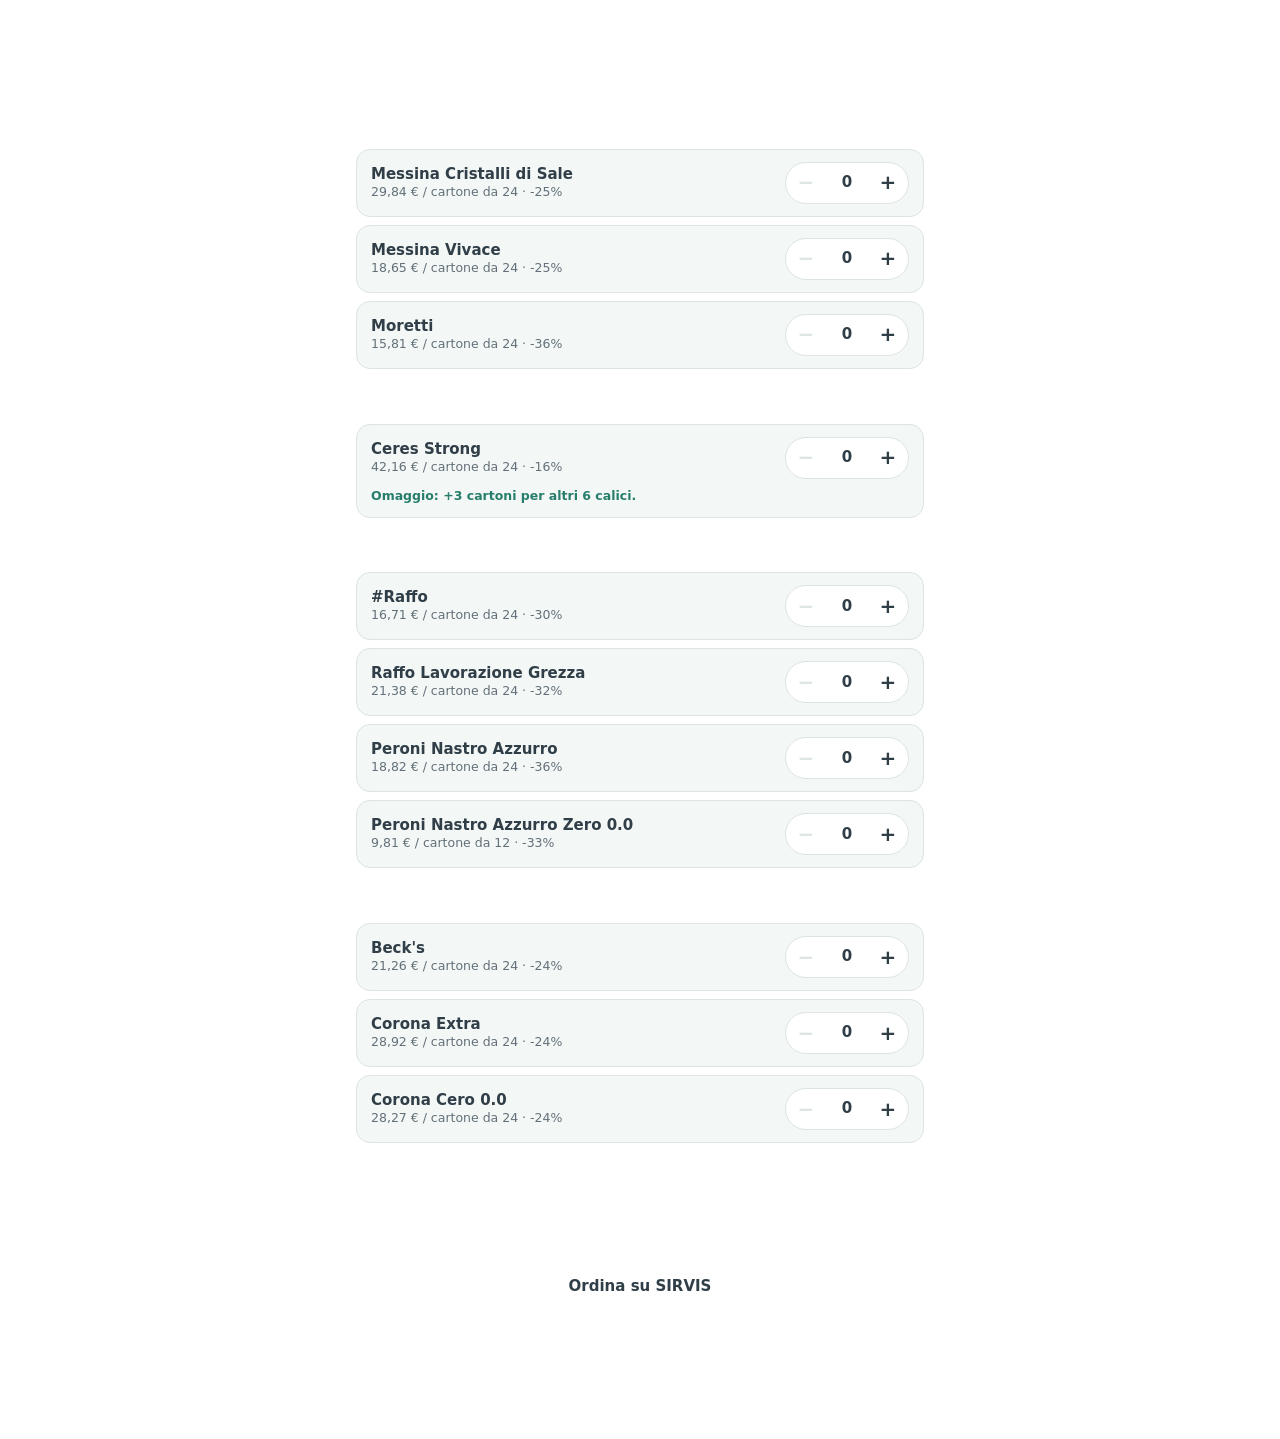
<file: stima-ordine.html>
<!doctype html>
<html lang="it">
<head>
<meta charset="utf-8">
<meta name="viewport" content="width=device-width, initial-scale=1">
<title>Stima ordine</title>
<link rel="stylesheet" href="assets/promo.css">
<style>
  /* Fixed max width + one-line rows, so the Foleon embed height is the same on phone and desktop. */
  body { max-width: 600px; margin: 0 auto; }
  .rows { display: grid; gap: 8px; }
  .row > div:first-child { min-width: 0; }
  .row .name, .row .sub { white-space: nowrap; overflow: hidden; text-overflow: ellipsis; }
  .row { display: grid; grid-template-columns: 1fr auto; gap: 8px 12px; align-items: center; padding: 12px 14px; border-radius: var(--radius); background: var(--surface); border: 1px solid var(--line); }
  .row.on { border-color: var(--ink); background: #fff; }
  .row .name { font-size: 15px; margin: 0; }
  .row .sub { font-size: 12.5px; color: var(--muted); }
  .row .gift { font-size: 12.5px; font-weight: 600; color: var(--good); grid-column: 1 / -1; }
  .group { margin: 16px 0 6px; font-size: 11.5px; letter-spacing: .06em; text-transform: uppercase; color: var(--muted); }
  .group:first-child { margin-top: 0; }
  .sum { margin-top: 16px; padding: 16px; border-radius: var(--radius); background: var(--ink); color: #fff; }
  .on-dark .sum { background: rgba(255,255,255,.12); box-shadow: inset 0 0 0 1px rgba(255,255,255,.3); }
  .sum dl { display: grid; grid-template-columns: 1fr auto; gap: 4px 12px; margin: 0 0 12px; }
  .sum dt { opacity: .8; } .sum dd { margin: 0; text-align: right; font-weight: 700; }
  .sum .total dt, .sum .total dd { font-size: 18px; opacity: 1; white-space: nowrap; }
  .sum .gifts { color: var(--tint); }
  .on-dark .sum .gifts { color: #fff; }
  .sum .actions { display: grid; gap: 8px; }
  .sum .actions .btn { width: 100%; }
  .sum .btn:not(.ghost) { background: #fff; color: var(--ink); }
  .sum .btn:not(.ghost):hover { background: var(--tint); }
  .sum .btn.ghost:hover { background: rgba(255,255,255,.08); }
  .sum .btn.ghost { color: #fff; box-shadow: inset 0 0 0 1.5px rgba(255,255,255,.4); }
  .sum .small { color: rgba(255,255,255,.7); margin: 10px 0 0; }
</style>
</head>
<body data-embed="stima-ordine">
<div class="bar">
  <h2>Calcola il tuo ordine</h2>
  <button class="btn ghost" id="reset" type="button">Azzera</button>
</div>
<p class="small" style="margin:-6px 0 14px">Scegli i cartoni: vedi subito il totale, il risparmio e gli omaggi. L'ordine si completa su SIRVIS.</p>

<div class="rows" id="rows" aria-live="off"></div>

<section class="sum" aria-live="polite">
  <dl>
    <dt>Cartoni</dt><dd class="num" id="cases">0</dd>
    <dt>Risparmio</dt><dd class="num" id="saving">€ 0,00</dd>
    <dt class="gifts" id="giftsLabel" hidden>Omaggi</dt><dd class="num gifts" id="gifts" hidden></dd>
    <div class="total" style="display:contents"><dt>Totale stimato</dt><dd class="num" id="total">€ 0,00</dd></div>
  </dl>
  <div class="actions">
    <a class="btn" id="cta" href="#" target="_blank" rel="noopener">Ordina su SIRVIS</a>
    <button class="btn ghost" id="copy" type="button">Copia riepilogo</button>
  </div>
  <p class="small" id="note"></p>
</section>

<script src="assets/promo.js"></script>
<script>
(function () {
  var P = Promo, rowsEl = document.getElementById('rows'), qty = {}, data;
  var MAX = 999;

  P.load().then(function (d) {
    data = d;
    document.getElementById('cta').textContent = d.cfg.cta_label;
    document.getElementById('note').textContent = 'Stima indicativa. ' + d.cfg.price_note + ' Valida fino al ' + P.fmtDate(d.cfg.valid_to) + '.';
    var html = '', last = '';
    d.products.forEach(function (p) {
      qty[p.code] = 0;
      if (p.supplier !== last) { html += '<div class="group">' + P.esc(p.supplier) + '</div>'; last = p.supplier; }
      html += '<div class="row" data-code="' + P.esc(p.code) + '">' +
        '<div><h3 class="name">' + P.esc(p.name) + '</h3>' +
        '<div class="sub num">' + P.eur.format(p.net) + ' / cartone da ' + p.pack + ' · -' + P.pct(p.discount) + '</div></div>' +
        '<div class="step"><button type="button" data-d="-1" aria-label="Togli un cartone di ' + P.esc(p.name) + '" disabled>−</button>' +
        '<input class="num" type="number" inputmode="numeric" min="0" max="' + MAX + '" value="0" aria-label="Cartoni di ' + P.esc(p.name) + '">' +
        '<button type="button" data-d="1" aria-label="Aggiungi un cartone di ' + P.esc(p.name) + '">+</button></div>' +
        (p.gift ? '<div class="gift" data-gift></div>' : '') +
      '</div>';
    });
    rowsEl.innerHTML = html;
    // Optional preset from the URL, e.g. ?qty=100162:3,100056:2
    (P.params.get('qty') || '').split(',').forEach(function (pair) {
      var kv = pair.split(':'); if (kv[0] in qty) qty[kv[0]] = clamp(parseInt(kv[1], 10));
    });
    d.products.forEach(function (p) { paintRow(p.code); });
    update();
    P.autoHeight();
  }).catch(function (e) { P.fail(rowsEl, e); });

  function clamp(n) { return Math.max(0, Math.min(MAX, isNaN(n) ? 0 : n)); }
  function byCode(c) { return data.products.filter(function (p) { return p.code === c; })[0]; }

  rowsEl.addEventListener('click', function (e) {
    var b = e.target.closest('button[data-d]'); if (!b) return;
    var c = b.closest('.row').dataset.code;
    qty[c] = clamp(qty[c] + Number(b.dataset.d)); paintRow(c); update();
  });
  rowsEl.addEventListener('input', function (e) {
    if (e.target.tagName !== 'INPUT') return;
    var c = e.target.closest('.row').dataset.code;
    qty[c] = clamp(parseInt(e.target.value, 10)); paintRow(c, true); update();
  });
  document.getElementById('reset').addEventListener('click', function () {
    Object.keys(qty).forEach(function (c) { qty[c] = 0; paintRow(c); }); update();
  });

  function giftsFor(p, n) { return p.gift ? Math.floor(n / p.gift.every) * p.gift.qty : 0; }

  function paintRow(c, typing) {
    var row = rowsEl.querySelector('.row[data-code="' + CSS.escape(c) + '"]'), n = qty[c], p = byCode(c);
    if (!typing) row.querySelector('input').value = n;
    row.querySelector('[data-d="-1"]').disabled = n === 0;
    row.classList.toggle('on', n > 0);
    var g = row.querySelector('[data-gift]');
    if (g) {
      var got = giftsFor(p, n), toNext = p.gift.every - (n % p.gift.every);
      g.textContent = (got ? got + ' ' + p.gift.item + ' in omaggio · ' : 'Omaggio: ') +
        '+' + toNext + ' ' + (toNext > 1 ? 'cartoni' : 'cartone') + ' per altri ' + p.gift.qty + ' ' + p.gift.item.split(' ').pop() + '.';
    }
  }

  function summary() {
    var lines = [], cases = 0, total = 0, saving = 0, gifts = [];
    data.products.forEach(function (p) {
      var n = qty[p.code]; if (!n) return;
      cases += n; total += p.net * n; saving += p.saving * n;
      lines.push(n + ' × ' + p.name + ' (cod. ' + p.code + ') = ' + P.eur.format(P.round2(p.net * n)));
      var g = giftsFor(p, n); if (g) gifts.push(g + ' ' + p.gift.item + ' (cod. ' + p.gift.code + ')');
    });
    return { lines: lines, cases: cases, total: P.round2(total), saving: P.round2(saving), gifts: gifts };
  }

  function update() {
    var s = summary();
    document.getElementById('cases').textContent = s.cases;
    document.getElementById('total').textContent = P.eur.format(s.total);
    document.getElementById('saving').textContent = P.eur.format(s.saving);
    var show = s.gifts.length > 0;
    document.getElementById('giftsLabel').hidden = !show;
    var g = document.getElementById('gifts'); g.hidden = !show; g.textContent = s.gifts.join(', ');
    document.getElementById('cta').href = P.ctaUrl(data.cfg, 'stima-ordine');
  }

  document.getElementById('copy').addEventListener('click', function () {
    var s = summary(), btn = this;
    if (!s.cases) { flash(btn, 'Aggiungi almeno un cartone'); return; }
    var text = data.cfg.title + ' – ' + data.cfg.category + '\n' + s.lines.join('\n') +
      (s.gifts.length ? '\nOmaggi: ' + s.gifts.join(', ') : '') +
      '\nTotale stimato: ' + P.eur.format(s.total) + ' (' + data.cfg.price_note + ')';
    var done = function () { flash(btn, 'Copiato'); };
    if (navigator.clipboard && navigator.clipboard.writeText) navigator.clipboard.writeText(text).then(done, function () { fallback(text); done(); });
    else { fallback(text); done(); }
  });
  function fallback(t) { var a = document.createElement('textarea'); a.value = t; document.body.appendChild(a); a.select(); try { document.execCommand('copy'); } catch (e) {} a.remove(); }
  function flash(b, msg) { var o = b.textContent; b.textContent = msg; setTimeout(function () { b.textContent = o; }, 1800); }
})();
</script>
</body>
</html>
</file>
<file: assets/promo.css>
/* SIRVIS promo embeds — shared styles.
   Change the brand by editing the variables in :root. */
:root {
  /* SIRVIS brand colours (SIRVIS_Brand_Colours.docx) */
  --ink: #303E48;          /* SIRVIS Grey: headings, prices, dark blocks */
  --ink-2: #5B6A74;        /* body text, tint of SIRVIS Grey */
  --muted: #637079;        /* small print */
  --line: #DCE5E3;         /* borders */
  --bg: #ffffff;           /* page */
  --surface: #F3F7F6;      /* cards, tiles */
  --soft: #E9EEF0;         /* neutral badges */
  --accent: #02AF8B;       /* SIRVIS Green: brand highlights, large numbers, graphics */
  --tint: #C7E6E0;         /* SIRVIS Primary Disabled: light green bands and badges */
  --action: #277E6C;       /* SIRVIS Primary Hover: buttons and discount badges (white text passes AA) */
  --action-hover: #303E48; /* button hover */
  --on-action: #ffffff;    /* text on buttons */
  --good: #277E6C;         /* savings text */
  --radius: 14px;
  --font: "Inter", system-ui, -apple-system, "Segoe UI", Roboto, Arial, sans-serif;
}
* { box-sizing: border-box; }
[hidden] { display: none !important; }
html, body { margin: 0; background: transparent; color: var(--ink-2); font: 15px/1.45 var(--font); -webkit-font-smoothing: antialiased; }
body { padding: 16px; }
h1, h2, h3 { color: var(--ink); margin: 0; line-height: 1.2; }
button, input, select { font: inherit; }
.num { font-variant-numeric: tabular-nums; }
.small { font-size: 12.5px; color: var(--muted); }
.error { padding: 16px; background: #fff3f0; border-radius: var(--radius); color: #9b2c1b; }

/* Buttons */
.btn { display: inline-flex; align-items: center; justify-content: center; gap: 8px; min-height: 44px; padding: 10px 18px; border-radius: 999px; border: 0; background: var(--action); color: var(--on-action); font-weight: 700; text-decoration: none; cursor: pointer; transition: background-color .15s; }
.btn:hover { background: var(--action-hover); }
@media (prefers-reduced-motion: reduce) { .btn { transition: none; } }
.btn:focus-visible, .chip:focus-visible, .step button:focus-visible, input:focus-visible, select:focus-visible { outline: 3px solid var(--ink); outline-offset: 2px; }
.btn.ghost:hover { background: var(--surface); }
.btn.ghost { background: transparent; color: var(--ink); box-shadow: inset 0 0 0 1.5px var(--line); }

/* Header row */
.bar { display: flex; flex-wrap: wrap; gap: 8px 12px; align-items: center; justify-content: space-between; margin-bottom: 14px; }
.bar h2 { font-size: 20px; }

/* Filters */
.tools { display: grid; gap: 10px; margin-bottom: 14px; }
.search { width: 100%; min-height: 44px; padding: 10px 14px; border-radius: 12px; border: 1.5px solid var(--line); background: var(--bg); color: var(--ink); }
.chips { display: flex; gap: 8px; overflow-x: auto; padding-bottom: 2px; scrollbar-width: none; }
.chips::-webkit-scrollbar { display: none; }
.chip { flex: none; min-height: 36px; padding: 6px 14px; border-radius: 999px; border: 1.5px solid var(--line); background: var(--bg); color: var(--ink); cursor: pointer; white-space: nowrap; }
.chip[aria-pressed="true"] { background: var(--ink); border-color: var(--ink); color: #fff; }
.sort { min-height: 36px; padding: 4px 10px; border-radius: 10px; border: 1.5px solid var(--line); background: var(--bg); color: var(--ink); }

/* Product cards */
.grid { display: grid; gap: 12px; grid-template-columns: 1fr; }
@media (min-width: 620px) { .grid { grid-template-columns: 1fr 1fr; } }
@media (min-width: 960px) { .grid { grid-template-columns: 1fr 1fr 1fr; } }
.card { display: grid; grid-template-columns: 76px 1fr; gap: 12px; padding: 14px; border-radius: var(--radius); background: var(--surface); border: 1px solid var(--line); }
.ph { position: relative; width: 76px; height: 96px; border-radius: 10px; background: #fff; display: grid; place-items: center; overflow: hidden; }
.ph img { position: absolute; inset: 6px; width: calc(100% - 12px); height: calc(100% - 12px); object-fit: contain; }
.ph span { font-size: 12px; font-weight: 700; color: var(--muted); }
.meta { min-width: 0; }
.supplier { font-size: 11.5px; letter-spacing: .06em; text-transform: uppercase; color: var(--muted); }
.name { font-size: 15.5px; font-weight: 700; color: var(--ink); margin: 2px 0 2px; }
.fmt { font-size: 12.5px; color: var(--muted); }
.badges { display: flex; flex-wrap: wrap; gap: 6px; margin: 8px 0; }
.badge { font-size: 11.5px; font-weight: 700; padding: 3px 8px; border-radius: 999px; background: var(--action); color: var(--on-action); }
.badge.soft { background: var(--soft); color: var(--ink); }
.badge.free, .badge.gift { background: var(--tint); color: var(--ink); }
.price { display: flex; align-items: baseline; gap: 8px; flex-wrap: wrap; }
.price strong { font-size: 22px; color: var(--ink); }
.price s { color: var(--muted); font-size: 13px; }
.per { font-size: 12.5px; color: var(--ink-2); }
.save { font-size: 12.5px; font-weight: 600; color: var(--good); margin-top: 2px; }
details.more { margin-top: 8px; font-size: 12.5px; }
details.more summary { cursor: pointer; color: var(--ink); font-weight: 600; list-style: none; }
details.more summary::-webkit-details-marker { display: none; }
details.more summary::after { content: " +"; }
details.more[open] summary::after { content: " –"; }
details.more dl { display: grid; grid-template-columns: auto 1fr; gap: 2px 12px; margin: 6px 0 0; }
details.more dt { color: var(--muted); }
details.more dd { margin: 0; color: var(--ink); text-align: right; }
.empty { padding: 24px; text-align: center; color: var(--muted); }

/* Steppers */
.step { display: inline-flex; align-items: center; border: 1.5px solid var(--line); border-radius: 999px; background: var(--bg); }
.step button { width: 40px; height: 40px; border: 0; background: none; color: var(--ink); font-size: 20px; font-weight: 700; cursor: pointer; border-radius: 999px; }
.step button:disabled { color: var(--line); cursor: default; }
.step input { width: 42px; border: 0; text-align: center; font-weight: 700; color: var(--ink); background: transparent; -moz-appearance: textfield; }
.step input::-webkit-outer-spin-button, .step input::-webkit-inner-spin-button { -webkit-appearance: none; margin: 0; }

/* Footer note */
.foot { margin-top: 14px; }

/* Row mode (listino.html?view=section): one swipeable row of fixed-width cards,
   so the embed height is the same on every screen. */
.rail { position: relative; }
.row-mode body { padding: 4px 0; }
.row-mode .grid { display: flex; gap: 12px; overflow-x: auto; scroll-snap-type: x mandatory; padding: 2px 16px 10px; scroll-padding-inline: 16px; scrollbar-width: thin; }
.row-mode .card { flex: 0 0 290px; min-height: 318px; scroll-snap-align: start; position: relative; }
.row-mode details.more[open] dl { position: absolute; left: 10px; right: 10px; bottom: 40px; padding: 10px 12px; background: var(--bg); border: 1px solid var(--line); border-radius: 10px; box-shadow: 0 6px 18px rgba(48, 62, 72, .14); }
.nav { position: absolute; top: calc(50% - 26px); z-index: 2; width: 40px; height: 40px; border-radius: 999px; border: 1px solid var(--line); background: var(--bg); color: var(--ink); font-size: 24px; line-height: 1; cursor: pointer; box-shadow: 0 2px 8px rgba(48, 62, 72, .15); }
.nav:hover { background: var(--surface); }
.nav.prev { left: 6px; } .nav.next { right: 6px; }
.nav:focus-visible { outline: 3px solid var(--ink); outline-offset: 2px; }
@media (hover: none) { .nav { display: none; } }

/* Order link on each product card */
.card-cta { display: inline-block; margin-top: 8px; font-size: 13px; font-weight: 700; color: var(--action); text-decoration: none; }
.card-cta:hover { text-decoration: underline; }
.card-cta:focus-visible { outline: 3px solid var(--ink); outline-offset: 2px; border-radius: 4px; }

/* Browse mode (listino.html?view=browse): search + sort on one line, chips on one line,
   results in one swipeable row, so the embed height never changes. */
.browse-mode .tools { grid-template-columns: 1fr auto; padding: 0 16px; margin-bottom: 6px; }
.browse-mode .search { grid-column: 1; grid-row: 1; }
.browse-mode .sortlbl { grid-column: 2; grid-row: 1; align-self: center; }
.browse-mode .sorttxt { position: absolute; width: 1px; height: 1px; overflow: hidden; clip: rect(0 0 0 0); white-space: nowrap; }
.browse-mode .sort { min-height: 44px; }
.browse-mode .chips { grid-column: 1 / -1; grid-row: 2; }
.browse-mode .count { margin: 0 16px 6px; min-height: 1.45em; }
.row-mode .empty { flex: 1 0 100%; display: grid; place-items: center; min-height: 318px; margin: 0; border: 1px dashed var(--line); border-radius: var(--radius); }

/* Cards and rows carry their own text colour, so they read the same on any page colour. */
.card, .row { color: var(--ink-2); }

/* Dark or coloured page (?theme=dark): loose text turns white; cards, inputs and steppers keep their light fills. */
.on-dark body { color: rgba(255, 255, 255, .88); }
.on-dark .bar h2, .on-dark h2:not(.card h2) { color: #fff; }
.on-dark .small, .on-dark .group, .on-dark .count { color: rgba(255, 255, 255, .8); }
.on-dark .chip { background: rgba(255, 255, 255, .12); border-color: rgba(255, 255, 255, .4); color: #fff; }
.on-dark .chip[aria-pressed="true"] { background: #fff; border-color: #fff; color: var(--ink); }
.on-dark .btn { background: #fff; color: var(--ink); }
.on-dark .btn:hover { background: var(--tint); }
.on-dark .btn.ghost { background: transparent; color: #fff; box-shadow: inset 0 0 0 1.5px rgba(255, 255, 255, .6); }
.on-dark .btn.ghost:hover { background: rgba(255, 255, 255, .12); }
.on-dark .empty { color: #fff; border-color: rgba(255, 255, 255, .4); }
.on-dark :focus-visible { outline-color: #fff !important; }
</file>
